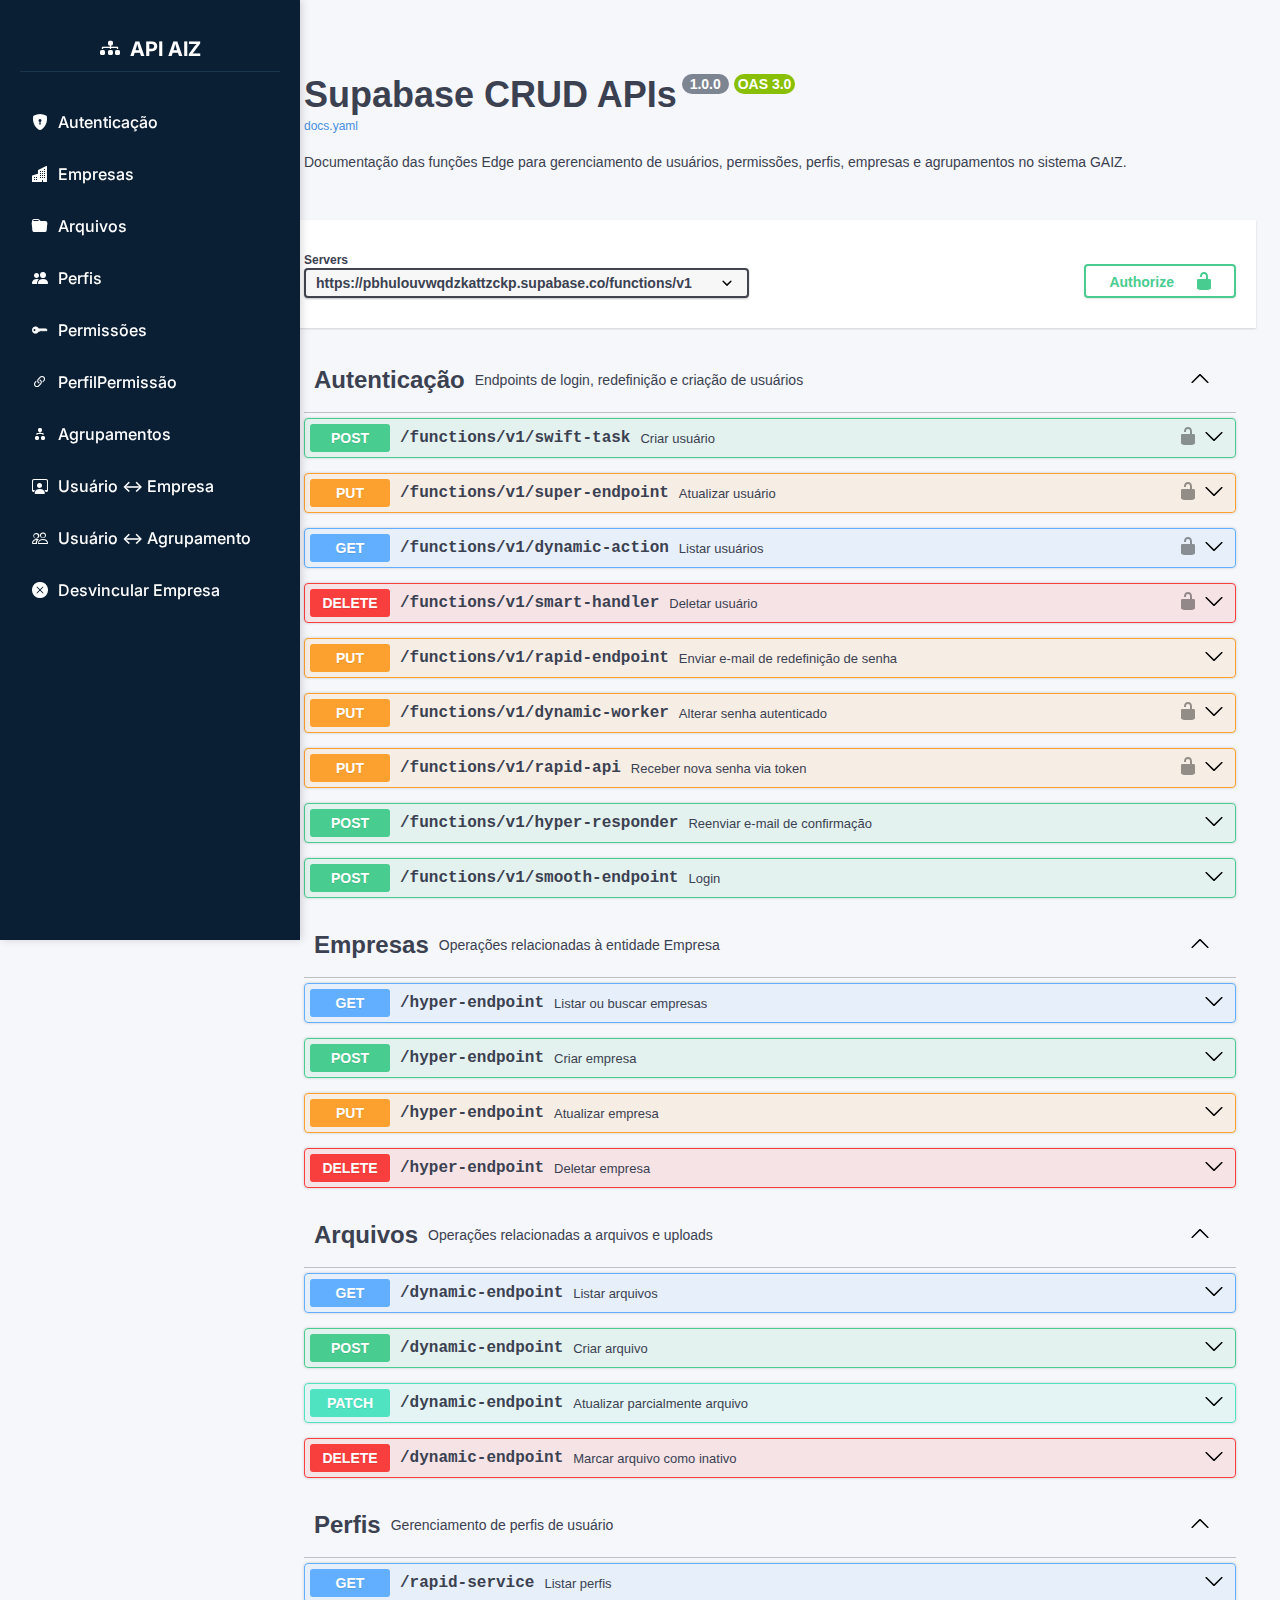
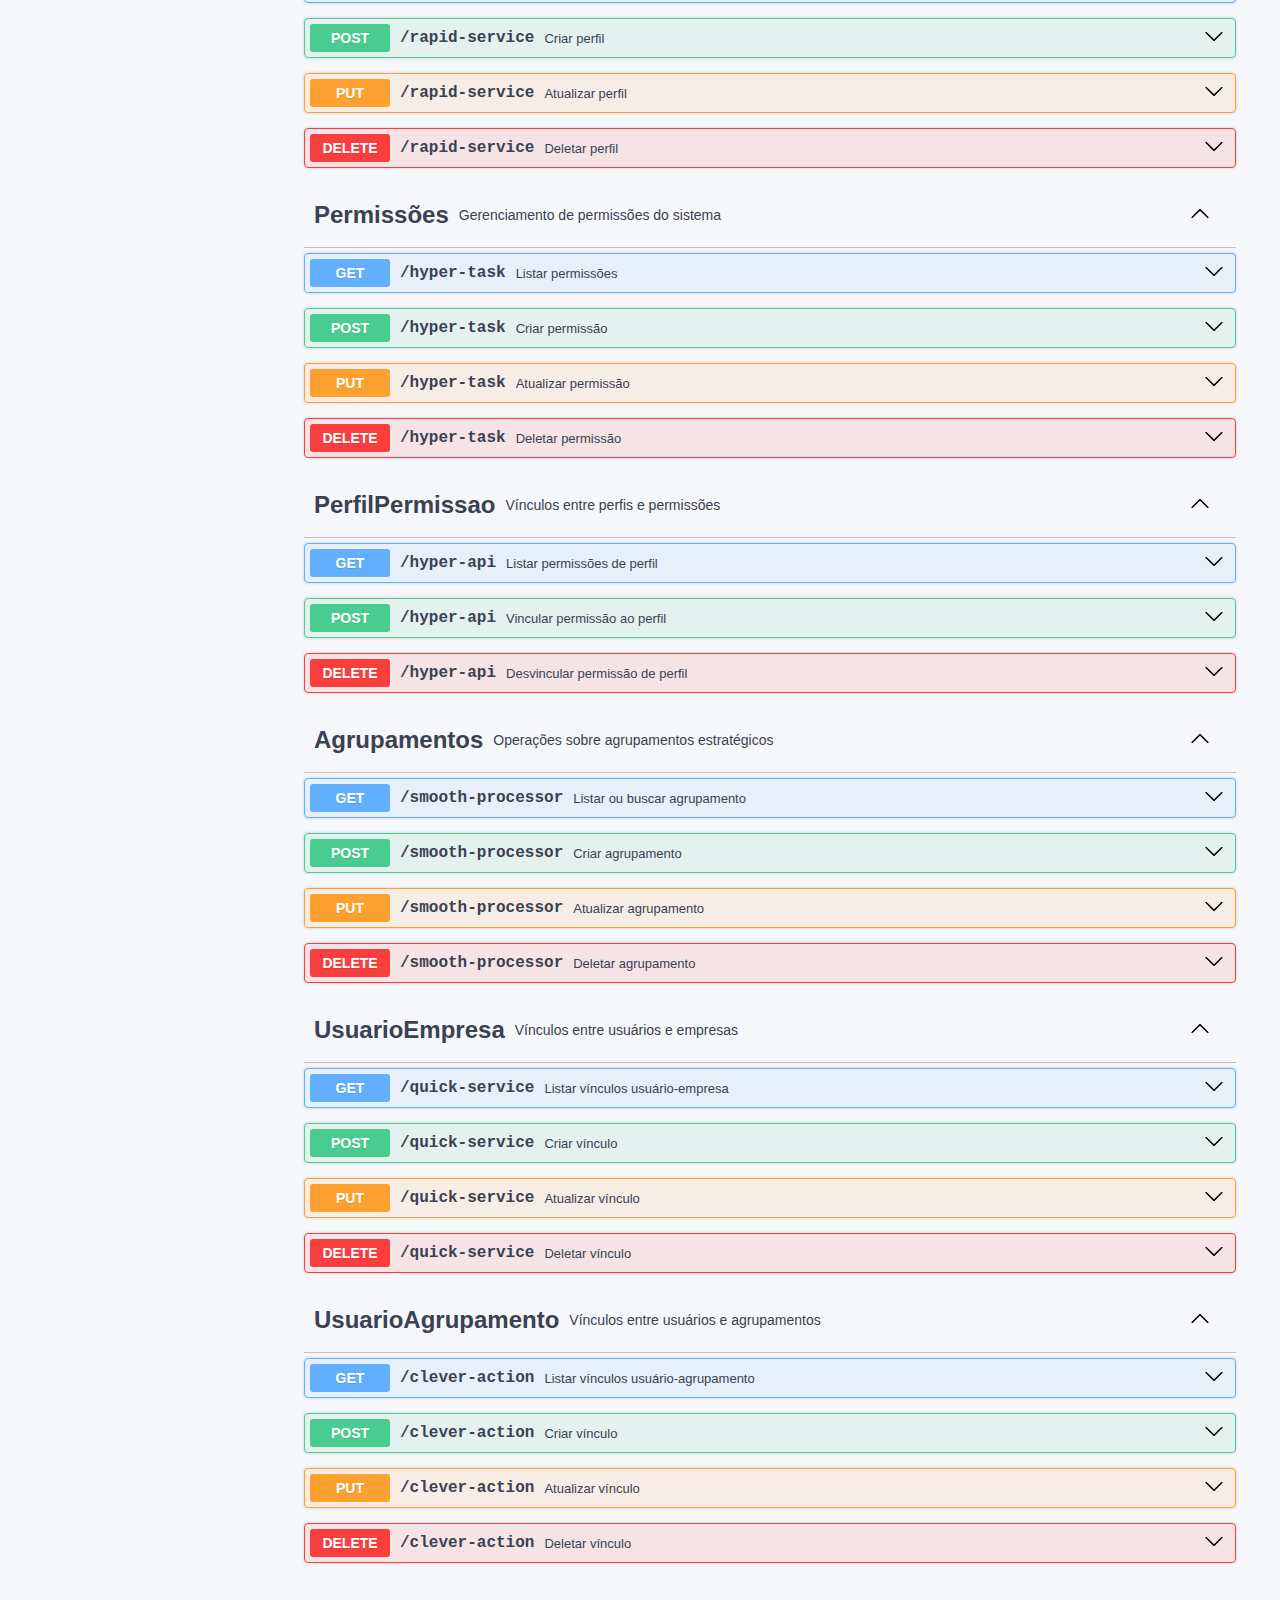
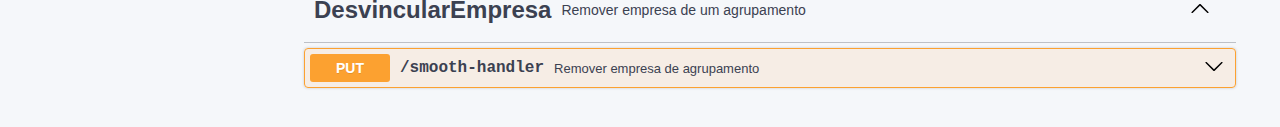
<file: index.html>
<!DOCTYPE html>
<html lang="pt-br">
<head>
  <meta charset="UTF-8" />
  <title>Documentação API - Grupo AIZ</title>
  <meta name="viewport" content="width=device-width, initial-scale=1" />
  <link rel="stylesheet" href="swagger-ui/swagger-ui/dist/swagger-ui.css" />
  <link href="https://fonts.googleapis.com/css2?family=Inter:wght@400;600&display=swap" rel="stylesheet" />
  <link rel="stylesheet" href="https://cdn.jsdelivr.net/npm/bootstrap-icons@1.11.3/font/bootstrap-icons.css" />
  <style>
    body {
      margin: 0;
      display: flex;
      font-family: 'Inter', sans-serif;
      background-color: #f5f7fa;
    }
    .sidebar-title {
    font-size: 20px;
    margin-bottom: 24px;
    border-bottom: 1px solid #1a354e;
    padding-bottom: 10px;
    display: flex;
    align-items: center;
    justify-content: center;
    gap: 10px;
  }

    .sidebar {
      width: 260px;
      min-height: 100vh;
      background-color: #0b1f34;
      color: white;
      padding: 20px;
      box-shadow: 2px 0 8px rgba(0, 0, 0, 0.15);
      position: fixed;
      top: 0;
      left: 0;
      z-index: 1000;
      display: flex;
      flex-direction: column;
    }

    .sidebar h2 {
      font-size: 20px;
      margin-bottom: 24px;
      border-bottom: 1px solid #1a354e;
      padding-bottom: 10px;
      display: flex;
      align-items: center;
      gap: 10px;
    }

    .sidebar a {
      color: #ffffff;
      display: flex;
      align-items: center;
      gap: 10px;
      margin: 8px 0;
      padding: 8px 12px;
      text-decoration: none;
      font-weight: 500;
      border-radius: 6px;
      transition: background 0.2s, color 0.2s;
    }

    .sidebar a:hover {
      background-color: #173955;
      color: #64b5f6;
    }

    .sidebar a.active {
      background-color: #ffffff10;
      color: #64b5f6;
    }

    #swagger-ui {
      margin-left: 260px;
      padding: 24px;
      flex-grow: 1;
      min-height: 100vh;
    }

    @media (max-width: 768px) {
      .sidebar {
        display: none;
      }
      #swagger-ui {
        margin-left: 0;
        padding: 20px;
      }
    }
  </style>
</head>
<body>
  <div class="sidebar">
   <h2 class="sidebar-title"><i class="bi bi-diagram-3-fill"></i> API AIZ</h2>
    <a data-tag="Autenticação"><i class="bi bi-shield-lock-fill"></i> Autenticação</a>
    <a data-tag="Empresas"><i class="bi bi-buildings-fill"></i> Empresas</a>
    <a data-tag="Arquivos"><i class="bi bi-folder-fill"></i> Arquivos</a>
    <a data-tag="Perfis"><i class="bi bi-people-fill"></i> Perfis</a>
    <a data-tag="Permissões"><i class="bi bi-key-fill"></i> Permissões</a>
    <a data-tag="PerfilPermissao"><i class="bi bi-link-45deg"></i> PerfilPermissão</a>
    <a data-tag="Agrupamentos"><i class="bi bi-diagram-2-fill"></i> Agrupamentos</a>
    <a data-tag="UsuarioEmpresa"><i class="bi bi-person-workspace"></i> Usuário ↔ Empresa</a>
    <a data-tag="UsuarioAgrupamento"><i class="bi bi-people"></i> Usuário ↔ Agrupamento</a>
    <a data-tag="DesvincularEmpresa"><i class="bi bi-x-circle-fill"></i> Desvincular Empresa</a>
  </div>

  <div id="swagger-ui"></div>

  <script src="swagger-ui/swagger-ui/dist/swagger-ui-bundle.js"></script>
  <script>
    const ui = SwaggerUIBundle({
      url: "docs.yaml",
      dom_id: '#swagger-ui',
      deepLinking: true,
      docExpansion: 'list',
      presets: [SwaggerUIBundle.presets.apis],
      layout: "BaseLayout"
    });

    window.addEventListener("DOMContentLoaded", () => {
      const scrollToTag = (tagName) => {
        const id = `operations-tag-${tagName}`;
        const element = document.getElementById(id);
        if (element) {
          element.scrollIntoView({ behavior: "smooth", block: "start" });
        } else {
          console.warn("Seção não encontrada:", tagName);
        }
      };

      const sidebarLinks = document.querySelectorAll(".sidebar a[data-tag]");
      sidebarLinks.forEach(link => {
        link.addEventListener("click", () => {
          const tag = link.getAttribute("data-tag");
          sidebarLinks.forEach(l => l.classList.remove("active"));
          link.classList.add("active");
          setTimeout(() => scrollToTag(tag), 200);
        });
      });
    });
  </script>
</body>
</html>
</file>
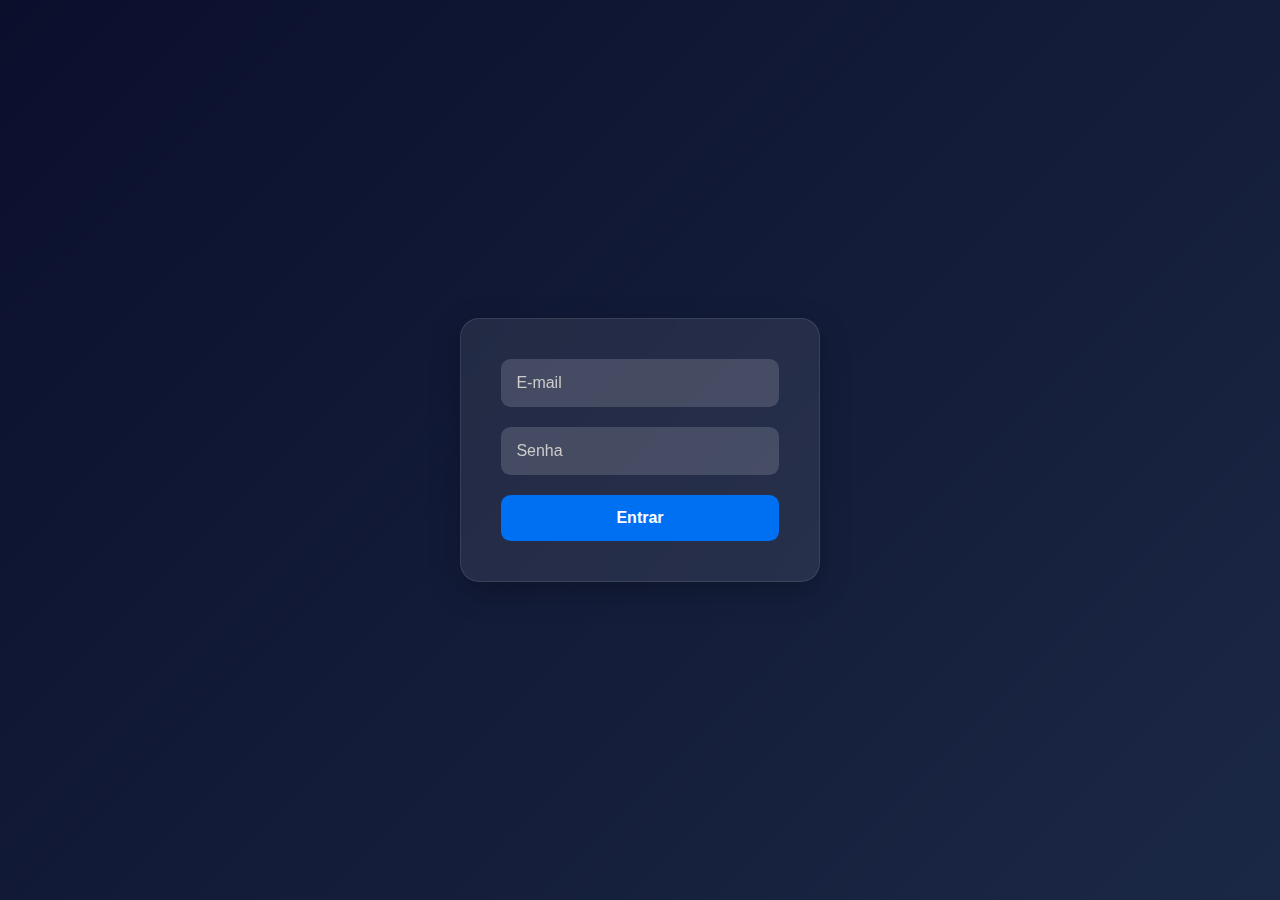
<file: templates/index.html>
<!DOCTYPE html>
<html lang="pt-br">
<head>
  <meta charset="UTF-8" />
  <title>Documentação API - Grupo AIZ</title>
  <meta name="viewport" content="width=device-width, initial-scale=1" />


  <link rel="stylesheet" href="/swagger-ui/swagger-ui/dist/swagger-ui.css" />
  <link href="https://fonts.googleapis.com/css2?family=Inter:wght@400;600&display=swap" rel="stylesheet" />
  <link rel="stylesheet" href="https://cdn.jsdelivr.net/npm/bootstrap-icons@1.11.3/font/bootstrap-icons.css" />
  <style>
    body {
      margin: 0;
      display: flex;
      font-family: 'Inter', sans-serif;
      background-color: #f5f7fa;
    }
    .sidebar-title {
      font-size: 20px;
      margin-bottom: 24px;
      border-bottom: 1px solid #1a354e;
      padding-bottom: 10px;
      display: flex;
      align-items: center;
      justify-content: center;
      gap: 10px;
    }
    .sidebar {
      width: 260px;
      min-height: 100vh;
      background-color: #0b1f34;
      color: white;
      padding: 20px;
      box-shadow: 2px 0 8px rgba(0, 0, 0, 0.15);
      position: fixed;
      top: 0;
      left: 0;
      z-index: 1000;
      display: flex;
      flex-direction: column;
    }
    .sidebar h2 {
      font-size: 20px;
      margin-bottom: 24px;
      border-bottom: 1px solid #1a354e;
      padding-bottom: 10px;
      display: flex;
      align-items: center;
      gap: 10px;
    }
    .sidebar a {
      color: #ffffff;
      display: flex;
      align-items: center;
      gap: 10px;
      margin: 8px 0;
      padding: 8px 12px;
      text-decoration: none;
      font-weight: 500;
      border-radius: 6px;
      transition: background 0.2s, color 0.2s;
    }
    .sidebar a:hover {
      background-color: #173955;
      color: #64b5f6;
    }
    .sidebar a.active {
      background-color: #ffffff10;
      color: #64b5f6;
    }
    #swagger-ui {
      margin-left: 260px;
      padding: 24px;
      flex-grow: 1;
      min-height: 100vh;
    }
    @media (max-width: 768px) {
      .sidebar {
        display: none;
      }
      #swagger-ui {
        margin-left: 0;
        padding: 20px;
      }
    }
  </style>
</head>
<body>
  <div class="sidebar">
    <h2 class="sidebar-title"><i class="bi bi-diagram-3-fill"></i> API AIZ</h2>
    <a data-tag="Autenticação"><i class="bi bi-shield-lock-fill"></i> Autenticação</a>
    <a data-tag="Empresas"><i class="bi bi-buildings-fill"></i> Empresas</a>
    <a data-tag="Arquivos"><i class="bi bi-folder-fill"></i> Arquivos</a>
    <a data-tag="Perfis"><i class="bi bi-people-fill"></i> Perfis</a>
    <a data-tag="Permissões"><i class="bi bi-key-fill"></i> Permissões</a>
    <a data-tag="PerfilPermissao"><i class="bi bi-link-45deg"></i> PerfilPermissão</a>
    <a data-tag="Agrupamentos"><i class="bi bi-diagram-2-fill"></i> Agrupamentos</a>
    <a data-tag="UsuarioEmpresa"><i class="bi bi-person-workspace"></i> Usuário ↔ Empresa</a>
    <a data-tag="UsuarioAgrupamento"><i class="bi bi-people"></i> Usuário ↔ Agrupamento</a>
    <a data-tag="DesvincularEmpresa"><i class="bi bi-x-circle-fill"></i> Desvincular Empresa</a>
  </div>

  <div id="swagger-ui"></div>

  <script src="/swagger-ui/swagger-ui/dist/swagger-ui-bundle.js"></script>
  <script>
    const ui = SwaggerUIBundle({
      url: "/docs.yaml",
      dom_id: '#swagger-ui',
      deepLinking: true,
      docExpansion: 'list',
      presets: [SwaggerUIBundle.presets.apis],
      layout: "BaseLayout"
    });

    window.addEventListener("DOMContentLoaded", () => {
      const scrollToTag = (tagName) => {
        const id = `operations-tag-${tagName}`;
        const element = document.getElementById(id);
        if (element) {
          element.scrollIntoView({ behavior: "smooth", block: "start" });
        } else {
          console.warn("Seção não encontrada:", tagName);
        }
      };

      const sidebarLinks = document.querySelectorAll(".sidebar a[data-tag]");
      sidebarLinks.forEach(link => {
        link.addEventListener("click", () => {
          const tag = link.getAttribute("data-tag");
          sidebarLinks.forEach(l => l.classList.remove("active"));
          link.classList.add("active");
          setTimeout(() => scrollToTag(tag), 200);
        });
      });
    });
      const token = localStorage.getItem('access_token');
    if (!token) {
      window.location.href = "login.html";
    }
  </script>
</body>
</html>
</file>
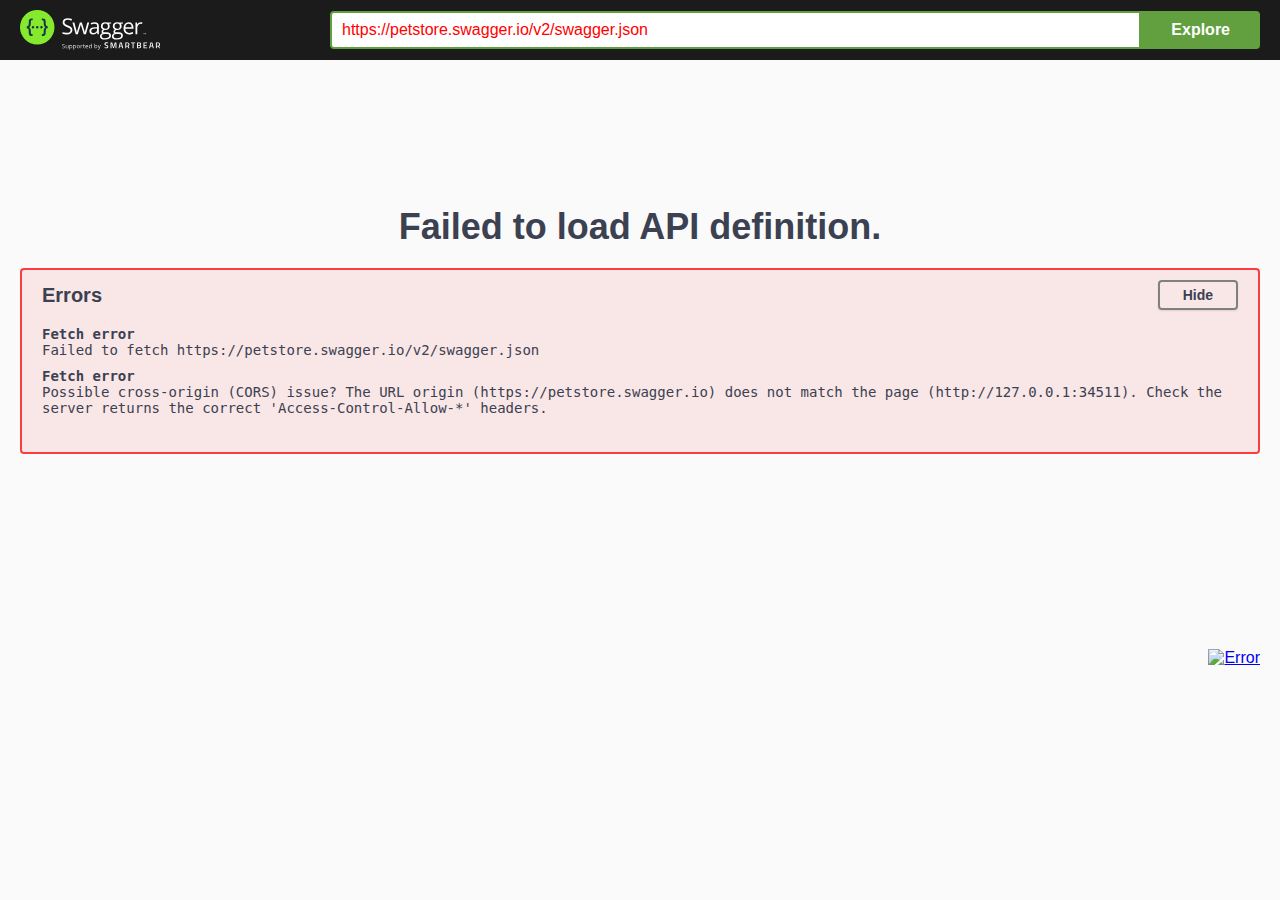
<file: swagger-ui/swagger-ui/dist/index.html>
<!-- HTML for static distribution bundle build -->
<!DOCTYPE html>
<html lang="en">
  <head>
    <meta charset="UTF-8">
    <title>Swagger UI</title>
    <link rel="stylesheet" type="text/css" href="./swagger-ui.css" />
    <link rel="stylesheet" type="text/css" href="index.css" />
    <link rel="icon" type="image/png" href="./favicon-32x32.png" sizes="32x32" />
    <link rel="icon" type="image/png" href="./favicon-16x16.png" sizes="16x16" />
  </head>

  <body>
    <div id="swagger-ui"></div>
    <script src="./swagger-ui-bundle.js" charset="UTF-8"> </script>
    <script src="./swagger-ui-standalone-preset.js" charset="UTF-8"> </script>
    <script src="./swagger-initializer.js" charset="UTF-8"> </script>
  </body>
</html>
</file>
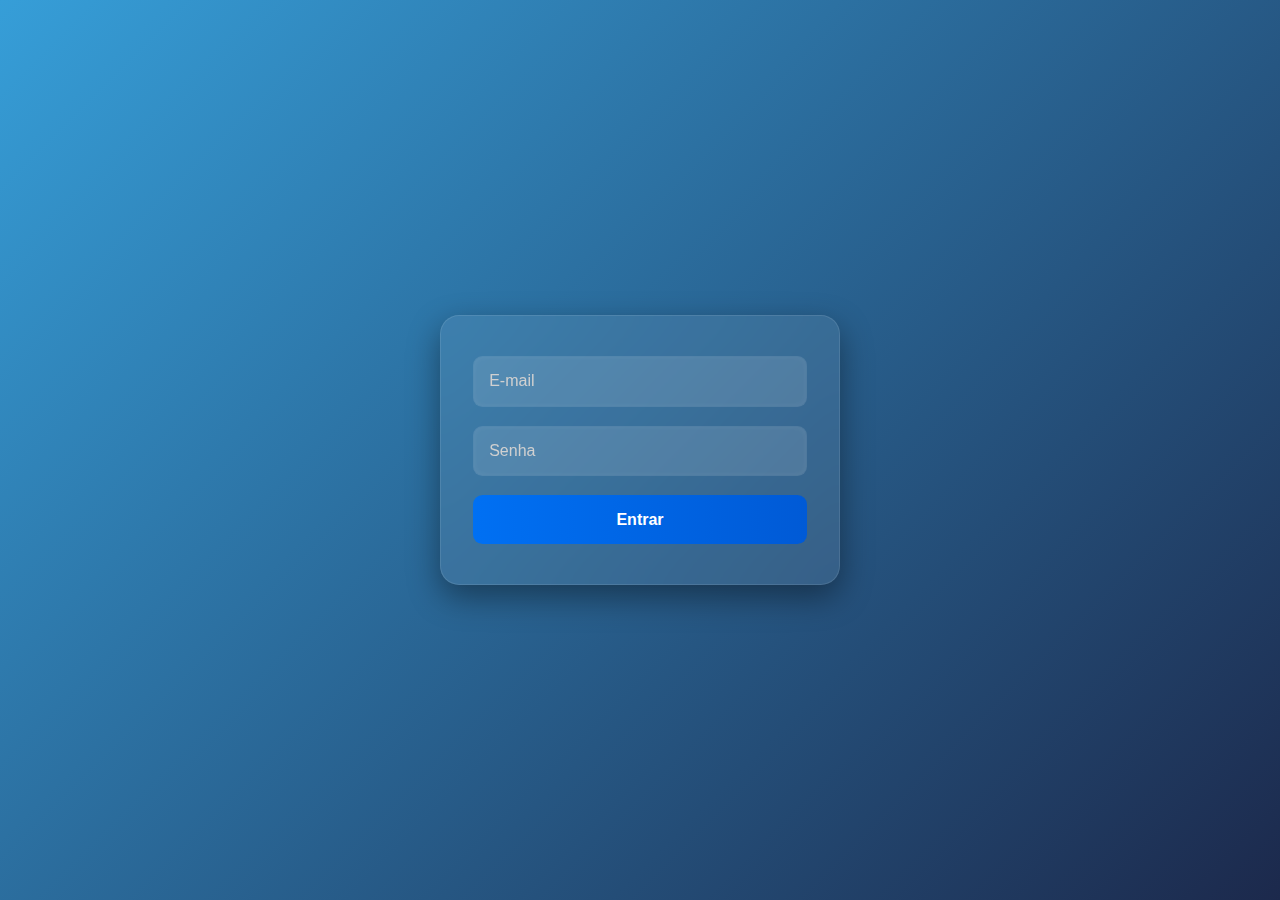
<file: login.html>
<!DOCTYPE html>
<html lang="pt-br">
<head>
  <meta charset="UTF-8" />
  <title>Login</title>
</head>
<link rel="stylesheet" href="login.css" />
<body>
  <form id="login-form">
    <input type="email" id="email" placeholder="E-mail" required>
    <input type="password" id="password" placeholder="Senha" required>
    <button type="submit">Entrar</button>
  </form>
  <div id="msg"></div>
 <script src="login.js"></script>
</body>
</html>
</file>
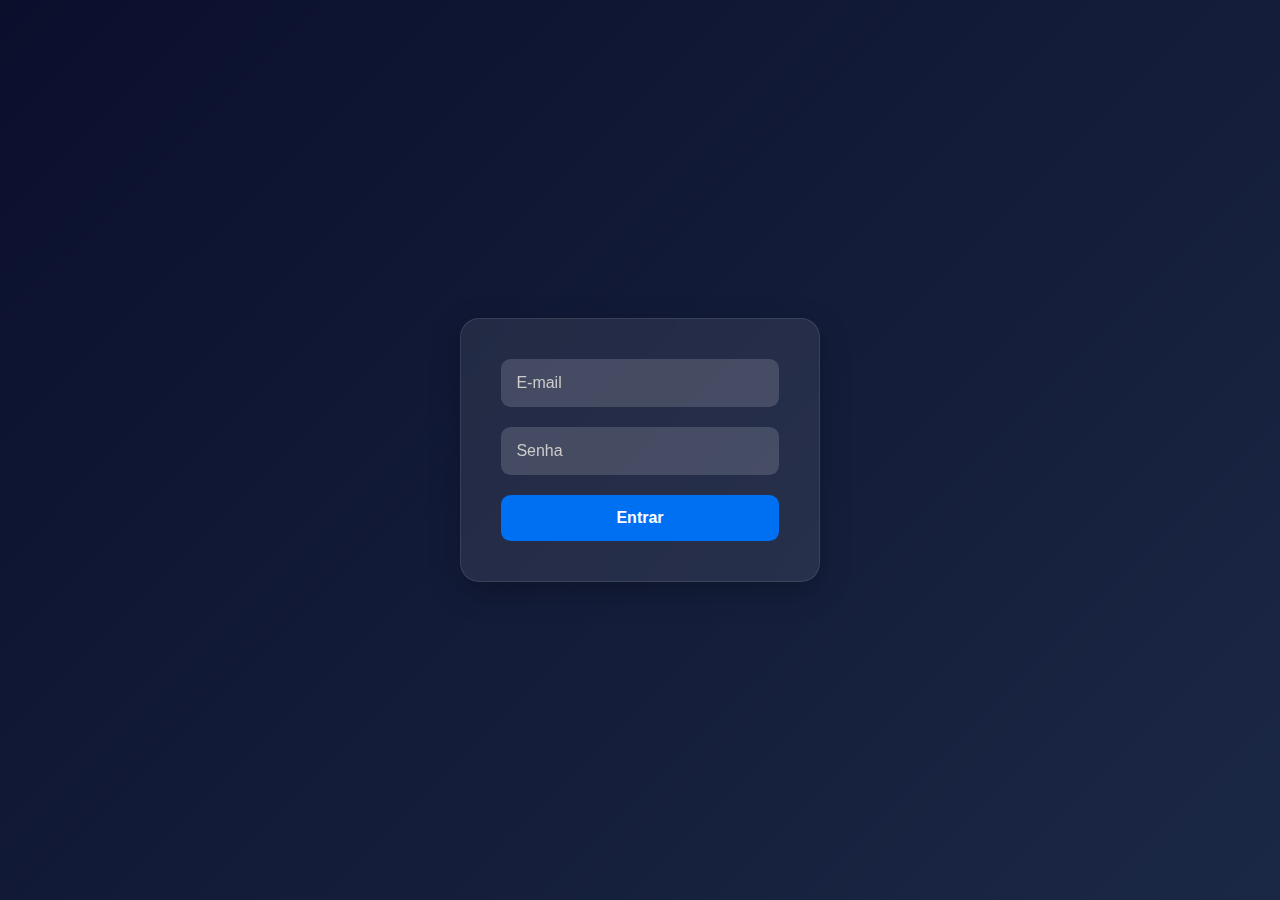
<file: templates/login.html>
<!DOCTYPE html>
<html lang="pt-br">
<head>
  <meta charset="UTF-8" />
  <title>Login</title>
</head>
<link rel="stylesheet" href="/static/login.css" />
<body>
  <form id="login-form">
    <input type="email" id="email" placeholder="E-mail" required>
    <input type="password" id="password" placeholder="Senha" required>
    <button type="submit">Entrar</button>
  </form>
  <div id="msg"></div>
 <script src="/static/login.js"></script>
</body>
</html>
</file>
<file: swagger-ui/swagger-ui/dist/swagger-ui.css>
.swagger-ui{color:#3b4151;font-family:sans-serif}.swagger-ui html{line-height:1.15;-ms-text-size-adjust:100%;-webkit-text-size-adjust:100%}.swagger-ui body{margin:0}.swagger-ui article,.swagger-ui aside,.swagger-ui footer,.swagger-ui header,.swagger-ui nav,.swagger-ui section{display:block}.swagger-ui h1{font-size:2em;margin:.67em 0}.swagger-ui figcaption,.swagger-ui figure,.swagger-ui main{display:block}.swagger-ui figure{margin:1em 40px}.swagger-ui hr{box-sizing:content-box;height:0;overflow:visible}.swagger-ui pre{font-family:monospace,monospace;font-size:1em}.swagger-ui a{background-color:transparent;-webkit-text-decoration-skip:objects}.swagger-ui abbr[title]{border-bottom:none;text-decoration:underline;-webkit-text-decoration:underline dotted;text-decoration:underline dotted}.swagger-ui b,.swagger-ui strong{font-weight:inherit;font-weight:bolder}.swagger-ui code,.swagger-ui kbd,.swagger-ui samp{font-family:monospace,monospace;font-size:1em}.swagger-ui dfn{font-style:italic}.swagger-ui mark{background-color:#ff0;color:#000}.swagger-ui small{font-size:80%}.swagger-ui sub,.swagger-ui sup{font-size:75%;line-height:0;position:relative;vertical-align:baseline}.swagger-ui sub{bottom:-.25em}.swagger-ui sup{top:-.5em}.swagger-ui audio,.swagger-ui video{display:inline-block}.swagger-ui audio:not([controls]){display:none;height:0}.swagger-ui img{border-style:none}.swagger-ui svg:not(:root){overflow:hidden}.swagger-ui button,.swagger-ui input,.swagger-ui optgroup,.swagger-ui select,.swagger-ui textarea{font-family:sans-serif;font-size:100%;line-height:1.15;margin:0}.swagger-ui button,.swagger-ui input{overflow:visible}.swagger-ui button,.swagger-ui select{text-transform:none}.swagger-ui [type=reset],.swagger-ui [type=submit],.swagger-ui button,.swagger-ui html [type=button]{-webkit-appearance:button}.swagger-ui [type=button]::-moz-focus-inner,.swagger-ui [type=reset]::-moz-focus-inner,.swagger-ui [type=submit]::-moz-focus-inner,.swagger-ui button::-moz-focus-inner{border-style:none;padding:0}.swagger-ui [type=button]:-moz-focusring,.swagger-ui [type=reset]:-moz-focusring,.swagger-ui [type=submit]:-moz-focusring,.swagger-ui button:-moz-focusring{outline:1px dotted ButtonText}.swagger-ui fieldset{padding:.35em .75em .625em}.swagger-ui legend{box-sizing:border-box;color:inherit;display:table;max-width:100%;padding:0;white-space:normal}.swagger-ui progress{display:inline-block;vertical-align:baseline}.swagger-ui textarea{overflow:auto}.swagger-ui [type=checkbox],.swagger-ui [type=radio]{box-sizing:border-box;padding:0}.swagger-ui [type=number]::-webkit-inner-spin-button,.swagger-ui [type=number]::-webkit-outer-spin-button{height:auto}.swagger-ui [type=search]{-webkit-appearance:textfield;outline-offset:-2px}.swagger-ui [type=search]::-webkit-search-cancel-button,.swagger-ui [type=search]::-webkit-search-decoration{-webkit-appearance:none}.swagger-ui ::-webkit-file-upload-button{-webkit-appearance:button;font:inherit}.swagger-ui details,.swagger-ui menu{display:block}.swagger-ui summary{display:list-item}.swagger-ui canvas{display:inline-block}.swagger-ui [hidden],.swagger-ui template{display:none}.swagger-ui .debug *{outline:1px solid gold}.swagger-ui .debug-white *{outline:1px solid #fff}.swagger-ui .debug-black *{outline:1px solid #000}.swagger-ui .debug-grid{background:transparent url([data-uri]) repeat 0 0}.swagger-ui .debug-grid-16{background:transparent url([data-uri]) repeat 0 0}.swagger-ui .debug-grid-8-solid{background:#fff url([data-uri]) repeat 0 0}.swagger-ui .debug-grid-16-solid{background:#fff url([data-uri]) repeat 0 0}.swagger-ui .border-box,.swagger-ui a,.swagger-ui article,.swagger-ui body,.swagger-ui code,.swagger-ui dd,.swagger-ui div,.swagger-ui dl,.swagger-ui dt,.swagger-ui fieldset,.swagger-ui footer,.swagger-ui form,.swagger-ui h1,.swagger-ui h2,.swagger-ui h3,.swagger-ui h4,.swagger-ui h5,.swagger-ui h6,.swagger-ui header,.swagger-ui html,.swagger-ui input[type=email],.swagger-ui input[type=number],.swagger-ui input[type=password],.swagger-ui input[type=tel],.swagger-ui input[type=text],.swagger-ui input[type=url],.swagger-ui legend,.swagger-ui li,.swagger-ui main,.swagger-ui ol,.swagger-ui p,.swagger-ui pre,.swagger-ui section,.swagger-ui table,.swagger-ui td,.swagger-ui textarea,.swagger-ui th,.swagger-ui tr,.swagger-ui ul{box-sizing:border-box}.swagger-ui .aspect-ratio{height:0;position:relative}.swagger-ui .aspect-ratio--16x9{padding-bottom:56.25%}.swagger-ui .aspect-ratio--9x16{padding-bottom:177.77%}.swagger-ui .aspect-ratio--4x3{padding-bottom:75%}.swagger-ui .aspect-ratio--3x4{padding-bottom:133.33%}.swagger-ui .aspect-ratio--6x4{padding-bottom:66.6%}.swagger-ui .aspect-ratio--4x6{padding-bottom:150%}.swagger-ui .aspect-ratio--8x5{padding-bottom:62.5%}.swagger-ui .aspect-ratio--5x8{padding-bottom:160%}.swagger-ui .aspect-ratio--7x5{padding-bottom:71.42%}.swagger-ui .aspect-ratio--5x7{padding-bottom:140%}.swagger-ui .aspect-ratio--1x1{padding-bottom:100%}.swagger-ui .aspect-ratio--object{bottom:0;height:100%;left:0;position:absolute;right:0;top:0;width:100%;z-index:100}@media screen and (min-width:30em){.swagger-ui .aspect-ratio-ns{height:0;position:relative}.swagger-ui .aspect-ratio--16x9-ns{padding-bottom:56.25%}.swagger-ui .aspect-ratio--9x16-ns{padding-bottom:177.77%}.swagger-ui .aspect-ratio--4x3-ns{padding-bottom:75%}.swagger-ui .aspect-ratio--3x4-ns{padding-bottom:133.33%}.swagger-ui .aspect-ratio--6x4-ns{padding-bottom:66.6%}.swagger-ui .aspect-ratio--4x6-ns{padding-bottom:150%}.swagger-ui .aspect-ratio--8x5-ns{padding-bottom:62.5%}.swagger-ui .aspect-ratio--5x8-ns{padding-bottom:160%}.swagger-ui .aspect-ratio--7x5-ns{padding-bottom:71.42%}.swagger-ui .aspect-ratio--5x7-ns{padding-bottom:140%}.swagger-ui .aspect-ratio--1x1-ns{padding-bottom:100%}.swagger-ui .aspect-ratio--object-ns{bottom:0;height:100%;left:0;position:absolute;right:0;top:0;width:100%;z-index:100}}@media screen and (min-width:30em)and (max-width:60em){.swagger-ui .aspect-ratio-m{height:0;position:relative}.swagger-ui .aspect-ratio--16x9-m{padding-bottom:56.25%}.swagger-ui .aspect-ratio--9x16-m{padding-bottom:177.77%}.swagger-ui .aspect-ratio--4x3-m{padding-bottom:75%}.swagger-ui .aspect-ratio--3x4-m{padding-bottom:133.33%}.swagger-ui .aspect-ratio--6x4-m{padding-bottom:66.6%}.swagger-ui .aspect-ratio--4x6-m{padding-bottom:150%}.swagger-ui .aspect-ratio--8x5-m{padding-bottom:62.5%}.swagger-ui .aspect-ratio--5x8-m{padding-bottom:160%}.swagger-ui .aspect-ratio--7x5-m{padding-bottom:71.42%}.swagger-ui .aspect-ratio--5x7-m{padding-bottom:140%}.swagger-ui .aspect-ratio--1x1-m{padding-bottom:100%}.swagger-ui .aspect-ratio--object-m{bottom:0;height:100%;left:0;position:absolute;right:0;top:0;width:100%;z-index:100}}@media screen and (min-width:60em){.swagger-ui .aspect-ratio-l{height:0;position:relative}.swagger-ui .aspect-ratio--16x9-l{padding-bottom:56.25%}.swagger-ui .aspect-ratio--9x16-l{padding-bottom:177.77%}.swagger-ui .aspect-ratio--4x3-l{padding-bottom:75%}.swagger-ui .aspect-ratio--3x4-l{padding-bottom:133.33%}.swagger-ui .aspect-ratio--6x4-l{padding-bottom:66.6%}.swagger-ui .aspect-ratio--4x6-l{padding-bottom:150%}.swagger-ui .aspect-ratio--8x5-l{padding-bottom:62.5%}.swagger-ui .aspect-ratio--5x8-l{padding-bottom:160%}.swagger-ui .aspect-ratio--7x5-l{padding-bottom:71.42%}.swagger-ui .aspect-ratio--5x7-l{padding-bottom:140%}.swagger-ui .aspect-ratio--1x1-l{padding-bottom:100%}.swagger-ui .aspect-ratio--object-l{bottom:0;height:100%;left:0;position:absolute;right:0;top:0;width:100%;z-index:100}}.swagger-ui img{max-width:100%}.swagger-ui .cover{background-size:cover!important}.swagger-ui .contain{background-size:contain!important}@media screen and (min-width:30em){.swagger-ui .cover-ns{background-size:cover!important}.swagger-ui .contain-ns{background-size:contain!important}}@media screen and (min-width:30em)and (max-width:60em){.swagger-ui .cover-m{background-size:cover!important}.swagger-ui .contain-m{background-size:contain!important}}@media screen and (min-width:60em){.swagger-ui .cover-l{background-size:cover!important}.swagger-ui .contain-l{background-size:contain!important}}.swagger-ui .bg-center{background-position:50%;background-repeat:no-repeat}.swagger-ui .bg-top{background-position:top;background-repeat:no-repeat}.swagger-ui .bg-right{background-position:100%;background-repeat:no-repeat}.swagger-ui .bg-bottom{background-position:bottom;background-repeat:no-repeat}.swagger-ui .bg-left{background-position:0;background-repeat:no-repeat}@media screen and (min-width:30em){.swagger-ui .bg-center-ns{background-position:50%;background-repeat:no-repeat}.swagger-ui .bg-top-ns{background-position:top;background-repeat:no-repeat}.swagger-ui .bg-right-ns{background-position:100%;background-repeat:no-repeat}.swagger-ui .bg-bottom-ns{background-position:bottom;background-repeat:no-repeat}.swagger-ui .bg-left-ns{background-position:0;background-repeat:no-repeat}}@media screen and (min-width:30em)and (max-width:60em){.swagger-ui .bg-center-m{background-position:50%;background-repeat:no-repeat}.swagger-ui .bg-top-m{background-position:top;background-repeat:no-repeat}.swagger-ui .bg-right-m{background-position:100%;background-repeat:no-repeat}.swagger-ui .bg-bottom-m{background-position:bottom;background-repeat:no-repeat}.swagger-ui .bg-left-m{background-position:0;background-repeat:no-repeat}}@media screen and (min-width:60em){.swagger-ui .bg-center-l{background-position:50%;background-repeat:no-repeat}.swagger-ui .bg-top-l{background-position:top;background-repeat:no-repeat}.swagger-ui .bg-right-l{background-position:100%;background-repeat:no-repeat}.swagger-ui .bg-bottom-l{background-position:bottom;background-repeat:no-repeat}.swagger-ui .bg-left-l{background-position:0;background-repeat:no-repeat}}.swagger-ui .outline{outline:1px solid}.swagger-ui .outline-transparent{outline:1px solid transparent}.swagger-ui .outline-0{outline:0}@media screen and (min-width:30em){.swagger-ui .outline-ns{outline:1px solid}.swagger-ui .outline-transparent-ns{outline:1px solid transparent}.swagger-ui .outline-0-ns{outline:0}}@media screen and (min-width:30em)and (max-width:60em){.swagger-ui .outline-m{outline:1px solid}.swagger-ui .outline-transparent-m{outline:1px solid transparent}.swagger-ui .outline-0-m{outline:0}}@media screen and (min-width:60em){.swagger-ui .outline-l{outline:1px solid}.swagger-ui .outline-transparent-l{outline:1px solid transparent}.swagger-ui .outline-0-l{outline:0}}.swagger-ui .ba{border-style:solid;border-width:1px}.swagger-ui .bt{border-top-style:solid;border-top-width:1px}.swagger-ui .br{border-right-style:solid;border-right-width:1px}.swagger-ui .bb{border-bottom-style:solid;border-bottom-width:1px}.swagger-ui .bl{border-left-style:solid;border-left-width:1px}.swagger-ui .bn{border-style:none;border-width:0}@media screen and (min-width:30em){.swagger-ui .ba-ns{border-style:solid;border-width:1px}.swagger-ui .bt-ns{border-top-style:solid;border-top-width:1px}.swagger-ui .br-ns{border-right-style:solid;border-right-width:1px}.swagger-ui .bb-ns{border-bottom-style:solid;border-bottom-width:1px}.swagger-ui .bl-ns{border-left-style:solid;border-left-width:1px}.swagger-ui .bn-ns{border-style:none;border-width:0}}@media screen and (min-width:30em)and (max-width:60em){.swagger-ui .ba-m{border-style:solid;border-width:1px}.swagger-ui .bt-m{border-top-style:solid;border-top-width:1px}.swagger-ui .br-m{border-right-style:solid;border-right-width:1px}.swagger-ui .bb-m{border-bottom-style:solid;border-bottom-width:1px}.swagger-ui .bl-m{border-left-style:solid;border-left-width:1px}.swagger-ui .bn-m{border-style:none;border-width:0}}@media screen and (min-width:60em){.swagger-ui .ba-l{border-style:solid;border-width:1px}.swagger-ui .bt-l{border-top-style:solid;border-top-width:1px}.swagger-ui .br-l{border-right-style:solid;border-right-width:1px}.swagger-ui .bb-l{border-bottom-style:solid;border-bottom-width:1px}.swagger-ui .bl-l{border-left-style:solid;border-left-width:1px}.swagger-ui .bn-l{border-style:none;border-width:0}}.swagger-ui .b--black{border-color:#000}.swagger-ui .b--near-black{border-color:#111}.swagger-ui .b--dark-gray{border-color:#333}.swagger-ui .b--mid-gray{border-color:#555}.swagger-ui .b--gray{border-color:#777}.swagger-ui .b--silver{border-color:#999}.swagger-ui .b--light-silver{border-color:#aaa}.swagger-ui .b--moon-gray{border-color:#ccc}.swagger-ui .b--light-gray{border-color:#eee}.swagger-ui .b--near-white{border-color:#f4f4f4}.swagger-ui .b--white{border-color:#fff}.swagger-ui .b--white-90{border-color:hsla(0,0%,100%,.9)}.swagger-ui .b--white-80{border-color:hsla(0,0%,100%,.8)}.swagger-ui .b--white-70{border-color:hsla(0,0%,100%,.7)}.swagger-ui .b--white-60{border-color:hsla(0,0%,100%,.6)}.swagger-ui .b--white-50{border-color:hsla(0,0%,100%,.5)}.swagger-ui .b--white-40{border-color:hsla(0,0%,100%,.4)}.swagger-ui .b--white-30{border-color:hsla(0,0%,100%,.3)}.swagger-ui .b--white-20{border-color:hsla(0,0%,100%,.2)}.swagger-ui .b--white-10{border-color:hsla(0,0%,100%,.1)}.swagger-ui .b--white-05{border-color:hsla(0,0%,100%,.05)}.swagger-ui .b--white-025{border-color:hsla(0,0%,100%,.025)}.swagger-ui .b--white-0125{border-color:hsla(0,0%,100%,.013)}.swagger-ui .b--black-90{border-color:rgba(0,0,0,.9)}.swagger-ui .b--black-80{border-color:rgba(0,0,0,.8)}.swagger-ui .b--black-70{border-color:rgba(0,0,0,.7)}.swagger-ui .b--black-60{border-color:rgba(0,0,0,.6)}.swagger-ui .b--black-50{border-color:rgba(0,0,0,.5)}.swagger-ui .b--black-40{border-color:rgba(0,0,0,.4)}.swagger-ui .b--black-30{border-color:rgba(0,0,0,.3)}.swagger-ui .b--black-20{border-color:rgba(0,0,0,.2)}.swagger-ui .b--black-10{border-color:rgba(0,0,0,.1)}.swagger-ui .b--black-05{border-color:rgba(0,0,0,.05)}.swagger-ui .b--black-025{border-color:rgba(0,0,0,.025)}.swagger-ui .b--black-0125{border-color:rgba(0,0,0,.013)}.swagger-ui .b--dark-red{border-color:#e7040f}.swagger-ui .b--red{border-color:#ff4136}.swagger-ui .b--light-red{border-color:#ff725c}.swagger-ui .b--orange{border-color:#ff6300}.swagger-ui .b--gold{border-color:#ffb700}.swagger-ui .b--yellow{border-color:gold}.swagger-ui .b--light-yellow{border-color:#fbf1a9}.swagger-ui .b--purple{border-color:#5e2ca5}.swagger-ui .b--light-purple{border-color:#a463f2}.swagger-ui .b--dark-pink{border-color:#d5008f}.swagger-ui .b--hot-pink{border-color:#ff41b4}.swagger-ui .b--pink{border-color:#ff80cc}.swagger-ui .b--light-pink{border-color:#ffa3d7}.swagger-ui .b--dark-green{border-color:#137752}.swagger-ui .b--green{border-color:#19a974}.swagger-ui .b--light-green{border-color:#9eebcf}.swagger-ui .b--navy{border-color:#001b44}.swagger-ui .b--dark-blue{border-color:#00449e}.swagger-ui .b--blue{border-color:#357edd}.swagger-ui .b--light-blue{border-color:#96ccff}.swagger-ui .b--lightest-blue{border-color:#cdecff}.swagger-ui .b--washed-blue{border-color:#f6fffe}.swagger-ui .b--washed-green{border-color:#e8fdf5}.swagger-ui .b--washed-yellow{border-color:#fffceb}.swagger-ui .b--washed-red{border-color:#ffdfdf}.swagger-ui .b--transparent{border-color:transparent}.swagger-ui .b--inherit{border-color:inherit}.swagger-ui .br0{border-radius:0}.swagger-ui .br1{border-radius:.125rem}.swagger-ui .br2{border-radius:.25rem}.swagger-ui .br3{border-radius:.5rem}.swagger-ui .br4{border-radius:1rem}.swagger-ui .br-100{border-radius:100%}.swagger-ui .br-pill{border-radius:9999px}.swagger-ui .br--bottom{border-top-left-radius:0;border-top-right-radius:0}.swagger-ui .br--top{border-bottom-left-radius:0;border-bottom-right-radius:0}.swagger-ui .br--right{border-bottom-left-radius:0;border-top-left-radius:0}.swagger-ui .br--left{border-bottom-right-radius:0;border-top-right-radius:0}@media screen and (min-width:30em){.swagger-ui .br0-ns{border-radius:0}.swagger-ui .br1-ns{border-radius:.125rem}.swagger-ui .br2-ns{border-radius:.25rem}.swagger-ui .br3-ns{border-radius:.5rem}.swagger-ui .br4-ns{border-radius:1rem}.swagger-ui .br-100-ns{border-radius:100%}.swagger-ui .br-pill-ns{border-radius:9999px}.swagger-ui .br--bottom-ns{border-top-left-radius:0;border-top-right-radius:0}.swagger-ui .br--top-ns{border-bottom-left-radius:0;border-bottom-right-radius:0}.swagger-ui .br--right-ns{border-bottom-left-radius:0;border-top-left-radius:0}.swagger-ui .br--left-ns{border-bottom-right-radius:0;border-top-right-radius:0}}@media screen and (min-width:30em)and (max-width:60em){.swagger-ui .br0-m{border-radius:0}.swagger-ui .br1-m{border-radius:.125rem}.swagger-ui .br2-m{border-radius:.25rem}.swagger-ui .br3-m{border-radius:.5rem}.swagger-ui .br4-m{border-radius:1rem}.swagger-ui .br-100-m{border-radius:100%}.swagger-ui .br-pill-m{border-radius:9999px}.swagger-ui .br--bottom-m{border-top-left-radius:0;border-top-right-radius:0}.swagger-ui .br--top-m{border-bottom-left-radius:0;border-bottom-right-radius:0}.swagger-ui .br--right-m{border-bottom-left-radius:0;border-top-left-radius:0}.swagger-ui .br--left-m{border-bottom-right-radius:0;border-top-right-radius:0}}@media screen and (min-width:60em){.swagger-ui .br0-l{border-radius:0}.swagger-ui .br1-l{border-radius:.125rem}.swagger-ui .br2-l{border-radius:.25rem}.swagger-ui .br3-l{border-radius:.5rem}.swagger-ui .br4-l{border-radius:1rem}.swagger-ui .br-100-l{border-radius:100%}.swagger-ui .br-pill-l{border-radius:9999px}.swagger-ui .br--bottom-l{border-top-left-radius:0;border-top-right-radius:0}.swagger-ui .br--top-l{border-bottom-left-radius:0;border-bottom-right-radius:0}.swagger-ui .br--right-l{border-bottom-left-radius:0;border-top-left-radius:0}.swagger-ui .br--left-l{border-bottom-right-radius:0;border-top-right-radius:0}}.swagger-ui .b--dotted{border-style:dotted}.swagger-ui .b--dashed{border-style:dashed}.swagger-ui .b--solid{border-style:solid}.swagger-ui .b--none{border-style:none}@media screen and (min-width:30em){.swagger-ui .b--dotted-ns{border-style:dotted}.swagger-ui .b--dashed-ns{border-style:dashed}.swagger-ui .b--solid-ns{border-style:solid}.swagger-ui .b--none-ns{border-style:none}}@media screen and (min-width:30em)and (max-width:60em){.swagger-ui .b--dotted-m{border-style:dotted}.swagger-ui .b--dashed-m{border-style:dashed}.swagger-ui .b--solid-m{border-style:solid}.swagger-ui .b--none-m{border-style:none}}@media screen and (min-width:60em){.swagger-ui .b--dotted-l{border-style:dotted}.swagger-ui .b--dashed-l{border-style:dashed}.swagger-ui .b--solid-l{border-style:solid}.swagger-ui .b--none-l{border-style:none}}.swagger-ui .bw0{border-width:0}.swagger-ui .bw1{border-width:.125rem}.swagger-ui .bw2{border-width:.25rem}.swagger-ui .bw3{border-width:.5rem}.swagger-ui .bw4{border-width:1rem}.swagger-ui .bw5{border-width:2rem}.swagger-ui .bt-0{border-top-width:0}.swagger-ui .br-0{border-right-width:0}.swagger-ui .bb-0{border-bottom-width:0}.swagger-ui .bl-0{border-left-width:0}@media screen and (min-width:30em){.swagger-ui .bw0-ns{border-width:0}.swagger-ui .bw1-ns{border-width:.125rem}.swagger-ui .bw2-ns{border-width:.25rem}.swagger-ui .bw3-ns{border-width:.5rem}.swagger-ui .bw4-ns{border-width:1rem}.swagger-ui .bw5-ns{border-width:2rem}.swagger-ui .bt-0-ns{border-top-width:0}.swagger-ui .br-0-ns{border-right-width:0}.swagger-ui .bb-0-ns{border-bottom-width:0}.swagger-ui .bl-0-ns{border-left-width:0}}@media screen and (min-width:30em)and (max-width:60em){.swagger-ui .bw0-m{border-width:0}.swagger-ui .bw1-m{border-width:.125rem}.swagger-ui .bw2-m{border-width:.25rem}.swagger-ui .bw3-m{border-width:.5rem}.swagger-ui .bw4-m{border-width:1rem}.swagger-ui .bw5-m{border-width:2rem}.swagger-ui .bt-0-m{border-top-width:0}.swagger-ui .br-0-m{border-right-width:0}.swagger-ui .bb-0-m{border-bottom-width:0}.swagger-ui .bl-0-m{border-left-width:0}}@media screen and (min-width:60em){.swagger-ui .bw0-l{border-width:0}.swagger-ui .bw1-l{border-width:.125rem}.swagger-ui .bw2-l{border-width:.25rem}.swagger-ui .bw3-l{border-width:.5rem}.swagger-ui .bw4-l{border-width:1rem}.swagger-ui .bw5-l{border-width:2rem}.swagger-ui .bt-0-l{border-top-width:0}.swagger-ui .br-0-l{border-right-width:0}.swagger-ui .bb-0-l{border-bottom-width:0}.swagger-ui .bl-0-l{border-left-width:0}}.swagger-ui .shadow-1{box-shadow:0 0 4px 2px rgba(0,0,0,.2)}.swagger-ui .shadow-2{box-shadow:0 0 8px 2px rgba(0,0,0,.2)}.swagger-ui .shadow-3{box-shadow:2px 2px 4px 2px rgba(0,0,0,.2)}.swagger-ui .shadow-4{box-shadow:2px 2px 8px 0 rgba(0,0,0,.2)}.swagger-ui .shadow-5{box-shadow:4px 4px 8px 0 rgba(0,0,0,.2)}@media screen and (min-width:30em){.swagger-ui .shadow-1-ns{box-shadow:0 0 4px 2px rgba(0,0,0,.2)}.swagger-ui .shadow-2-ns{box-shadow:0 0 8px 2px rgba(0,0,0,.2)}.swagger-ui .shadow-3-ns{box-shadow:2px 2px 4px 2px rgba(0,0,0,.2)}.swagger-ui .shadow-4-ns{box-shadow:2px 2px 8px 0 rgba(0,0,0,.2)}.swagger-ui .shadow-5-ns{box-shadow:4px 4px 8px 0 rgba(0,0,0,.2)}}@media screen and (min-width:30em)and (max-width:60em){.swagger-ui .shadow-1-m{box-shadow:0 0 4px 2px rgba(0,0,0,.2)}.swagger-ui .shadow-2-m{box-shadow:0 0 8px 2px rgba(0,0,0,.2)}.swagger-ui .shadow-3-m{box-shadow:2px 2px 4px 2px rgba(0,0,0,.2)}.swagger-ui .shadow-4-m{box-shadow:2px 2px 8px 0 rgba(0,0,0,.2)}.swagger-ui .shadow-5-m{box-shadow:4px 4px 8px 0 rgba(0,0,0,.2)}}@media screen and (min-width:60em){.swagger-ui .shadow-1-l{box-shadow:0 0 4px 2px rgba(0,0,0,.2)}.swagger-ui .shadow-2-l{box-shadow:0 0 8px 2px rgba(0,0,0,.2)}.swagger-ui .shadow-3-l{box-shadow:2px 2px 4px 2px rgba(0,0,0,.2)}.swagger-ui .shadow-4-l{box-shadow:2px 2px 8px 0 rgba(0,0,0,.2)}.swagger-ui .shadow-5-l{box-shadow:4px 4px 8px 0 rgba(0,0,0,.2)}}.swagger-ui .pre{overflow-x:auto;overflow-y:hidden;overflow:scroll}.swagger-ui .top-0{top:0}.swagger-ui .right-0{right:0}.swagger-ui .bottom-0{bottom:0}.swagger-ui .left-0{left:0}.swagger-ui .top-1{top:1rem}.swagger-ui .right-1{right:1rem}.swagger-ui .bottom-1{bottom:1rem}.swagger-ui .left-1{left:1rem}.swagger-ui .top-2{top:2rem}.swagger-ui .right-2{right:2rem}.swagger-ui .bottom-2{bottom:2rem}.swagger-ui .left-2{left:2rem}.swagger-ui .top--1{top:-1rem}.swagger-ui .right--1{right:-1rem}.swagger-ui .bottom--1{bottom:-1rem}.swagger-ui .left--1{left:-1rem}.swagger-ui .top--2{top:-2rem}.swagger-ui .right--2{right:-2rem}.swagger-ui .bottom--2{bottom:-2rem}.swagger-ui .left--2{left:-2rem}.swagger-ui .absolute--fill{bottom:0;left:0;right:0;top:0}@media screen and (min-width:30em){.swagger-ui .top-0-ns{top:0}.swagger-ui .left-0-ns{left:0}.swagger-ui .right-0-ns{right:0}.swagger-ui .bottom-0-ns{bottom:0}.swagger-ui .top-1-ns{top:1rem}.swagger-ui .left-1-ns{left:1rem}.swagger-ui .right-1-ns{right:1rem}.swagger-ui .bottom-1-ns{bottom:1rem}.swagger-ui .top-2-ns{top:2rem}.swagger-ui .left-2-ns{left:2rem}.swagger-ui .right-2-ns{right:2rem}.swagger-ui .bottom-2-ns{bottom:2rem}.swagger-ui .top--1-ns{top:-1rem}.swagger-ui .right--1-ns{right:-1rem}.swagger-ui .bottom--1-ns{bottom:-1rem}.swagger-ui .left--1-ns{left:-1rem}.swagger-ui .top--2-ns{top:-2rem}.swagger-ui .right--2-ns{right:-2rem}.swagger-ui .bottom--2-ns{bottom:-2rem}.swagger-ui .left--2-ns{left:-2rem}.swagger-ui .absolute--fill-ns{bottom:0;left:0;right:0;top:0}}@media screen and (min-width:30em)and (max-width:60em){.swagger-ui .top-0-m{top:0}.swagger-ui .left-0-m{left:0}.swagger-ui .right-0-m{right:0}.swagger-ui .bottom-0-m{bottom:0}.swagger-ui .top-1-m{top:1rem}.swagger-ui .left-1-m{left:1rem}.swagger-ui .right-1-m{right:1rem}.swagger-ui .bottom-1-m{bottom:1rem}.swagger-ui .top-2-m{top:2rem}.swagger-ui .left-2-m{left:2rem}.swagger-ui .right-2-m{right:2rem}.swagger-ui .bottom-2-m{bottom:2rem}.swagger-ui .top--1-m{top:-1rem}.swagger-ui .right--1-m{right:-1rem}.swagger-ui .bottom--1-m{bottom:-1rem}.swagger-ui .left--1-m{left:-1rem}.swagger-ui .top--2-m{top:-2rem}.swagger-ui .right--2-m{right:-2rem}.swagger-ui .bottom--2-m{bottom:-2rem}.swagger-ui .left--2-m{left:-2rem}.swagger-ui .absolute--fill-m{bottom:0;left:0;right:0;top:0}}@media screen and (min-width:60em){.swagger-ui .top-0-l{top:0}.swagger-ui .left-0-l{left:0}.swagger-ui .right-0-l{right:0}.swagger-ui .bottom-0-l{bottom:0}.swagger-ui .top-1-l{top:1rem}.swagger-ui .left-1-l{left:1rem}.swagger-ui .right-1-l{right:1rem}.swagger-ui .bottom-1-l{bottom:1rem}.swagger-ui .top-2-l{top:2rem}.swagger-ui .left-2-l{left:2rem}.swagger-ui .right-2-l{right:2rem}.swagger-ui .bottom-2-l{bottom:2rem}.swagger-ui .top--1-l{top:-1rem}.swagger-ui .right--1-l{right:-1rem}.swagger-ui .bottom--1-l{bottom:-1rem}.swagger-ui .left--1-l{left:-1rem}.swagger-ui .top--2-l{top:-2rem}.swagger-ui .right--2-l{right:-2rem}.swagger-ui .bottom--2-l{bottom:-2rem}.swagger-ui .left--2-l{left:-2rem}.swagger-ui .absolute--fill-l{bottom:0;left:0;right:0;top:0}}.swagger-ui .cf:after,.swagger-ui .cf:before{content:" ";display:table}.swagger-ui .cf:after{clear:both}.swagger-ui .cf{zoom:1}.swagger-ui .cl{clear:left}.swagger-ui .cr{clear:right}.swagger-ui .cb{clear:both}.swagger-ui .cn{clear:none}@media screen and (min-width:30em){.swagger-ui .cl-ns{clear:left}.swagger-ui .cr-ns{clear:right}.swagger-ui .cb-ns{clear:both}.swagger-ui .cn-ns{clear:none}}@media screen and (min-width:30em)and (max-width:60em){.swagger-ui .cl-m{clear:left}.swagger-ui .cr-m{clear:right}.swagger-ui .cb-m{clear:both}.swagger-ui .cn-m{clear:none}}@media screen and (min-width:60em){.swagger-ui .cl-l{clear:left}.swagger-ui .cr-l{clear:right}.swagger-ui .cb-l{clear:both}.swagger-ui .cn-l{clear:none}}.swagger-ui .flex{display:flex}.swagger-ui .inline-flex{display:inline-flex}.swagger-ui .flex-auto{flex:1 1 auto;min-height:0;min-width:0}.swagger-ui .flex-none{flex:none}.swagger-ui .flex-column{flex-direction:column}.swagger-ui .flex-row{flex-direction:row}.swagger-ui .flex-wrap{flex-wrap:wrap}.swagger-ui .flex-nowrap{flex-wrap:nowrap}.swagger-ui .flex-wrap-reverse{flex-wrap:wrap-reverse}.swagger-ui .flex-column-reverse{flex-direction:column-reverse}.swagger-ui .flex-row-reverse{flex-direction:row-reverse}.swagger-ui .items-start{align-items:flex-start}.swagger-ui .items-end{align-items:flex-end}.swagger-ui .items-center{align-items:center}.swagger-ui .items-baseline{align-items:baseline}.swagger-ui .items-stretch{align-items:stretch}.swagger-ui .self-start{align-self:flex-start}.swagger-ui .self-end{align-self:flex-end}.swagger-ui .self-center{align-self:center}.swagger-ui .self-baseline{align-self:baseline}.swagger-ui .self-stretch{align-self:stretch}.swagger-ui .justify-start{justify-content:flex-start}.swagger-ui .justify-end{justify-content:flex-end}.swagger-ui .justify-center{justify-content:center}.swagger-ui .justify-between{justify-content:space-between}.swagger-ui .justify-around{justify-content:space-around}.swagger-ui .content-start{align-content:flex-start}.swagger-ui .content-end{align-content:flex-end}.swagger-ui .content-center{align-content:center}.swagger-ui .content-between{align-content:space-between}.swagger-ui .content-around{align-content:space-around}.swagger-ui .content-stretch{align-content:stretch}.swagger-ui .order-0{order:0}.swagger-ui .order-1{order:1}.swagger-ui .order-2{order:2}.swagger-ui .order-3{order:3}.swagger-ui .order-4{order:4}.swagger-ui .order-5{order:5}.swagger-ui .order-6{order:6}.swagger-ui .order-7{order:7}.swagger-ui .order-8{order:8}.swagger-ui .order-last{order:99999}.swagger-ui .flex-grow-0{flex-grow:0}.swagger-ui .flex-grow-1{flex-grow:1}.swagger-ui .flex-shrink-0{flex-shrink:0}.swagger-ui .flex-shrink-1{flex-shrink:1}@media screen and (min-width:30em){.swagger-ui .flex-ns{display:flex}.swagger-ui .inline-flex-ns{display:inline-flex}.swagger-ui .flex-auto-ns{flex:1 1 auto;min-height:0;min-width:0}.swagger-ui .flex-none-ns{flex:none}.swagger-ui .flex-column-ns{flex-direction:column}.swagger-ui .flex-row-ns{flex-direction:row}.swagger-ui .flex-wrap-ns{flex-wrap:wrap}.swagger-ui .flex-nowrap-ns{flex-wrap:nowrap}.swagger-ui .flex-wrap-reverse-ns{flex-wrap:wrap-reverse}.swagger-ui .flex-column-reverse-ns{flex-direction:column-reverse}.swagger-ui .flex-row-reverse-ns{flex-direction:row-reverse}.swagger-ui .items-start-ns{align-items:flex-start}.swagger-ui .items-end-ns{align-items:flex-end}.swagger-ui .items-center-ns{align-items:center}.swagger-ui .items-baseline-ns{align-items:baseline}.swagger-ui .items-stretch-ns{align-items:stretch}.swagger-ui .self-start-ns{align-self:flex-start}.swagger-ui .self-end-ns{align-self:flex-end}.swagger-ui .self-center-ns{align-self:center}.swagger-ui .self-baseline-ns{align-self:baseline}.swagger-ui .self-stretch-ns{align-self:stretch}.swagger-ui .justify-start-ns{justify-content:flex-start}.swagger-ui .justify-end-ns{justify-content:flex-end}.swagger-ui .justify-center-ns{justify-content:center}.swagger-ui .justify-between-ns{justify-content:space-between}.swagger-ui .justify-around-ns{justify-content:space-around}.swagger-ui .content-start-ns{align-content:flex-start}.swagger-ui .content-end-ns{align-content:flex-end}.swagger-ui .content-center-ns{align-content:center}.swagger-ui .content-between-ns{align-content:space-between}.swagger-ui .content-around-ns{align-content:space-around}.swagger-ui .content-stretch-ns{align-content:stretch}.swagger-ui .order-0-ns{order:0}.swagger-ui .order-1-ns{order:1}.swagger-ui .order-2-ns{order:2}.swagger-ui .order-3-ns{order:3}.swagger-ui .order-4-ns{order:4}.swagger-ui .order-5-ns{order:5}.swagger-ui .order-6-ns{order:6}.swagger-ui .order-7-ns{order:7}.swagger-ui .order-8-ns{order:8}.swagger-ui .order-last-ns{order:99999}.swagger-ui .flex-grow-0-ns{flex-grow:0}.swagger-ui .flex-grow-1-ns{flex-grow:1}.swagger-ui .flex-shrink-0-ns{flex-shrink:0}.swagger-ui .flex-shrink-1-ns{flex-shrink:1}}@media screen and (min-width:30em)and (max-width:60em){.swagger-ui .flex-m{display:flex}.swagger-ui .inline-flex-m{display:inline-flex}.swagger-ui .flex-auto-m{flex:1 1 auto;min-height:0;min-width:0}.swagger-ui .flex-none-m{flex:none}.swagger-ui .flex-column-m{flex-direction:column}.swagger-ui .flex-row-m{flex-direction:row}.swagger-ui .flex-wrap-m{flex-wrap:wrap}.swagger-ui .flex-nowrap-m{flex-wrap:nowrap}.swagger-ui .flex-wrap-reverse-m{flex-wrap:wrap-reverse}.swagger-ui .flex-column-reverse-m{flex-direction:column-reverse}.swagger-ui .flex-row-reverse-m{flex-direction:row-reverse}.swagger-ui .items-start-m{align-items:flex-start}.swagger-ui .items-end-m{align-items:flex-end}.swagger-ui .items-center-m{align-items:center}.swagger-ui .items-baseline-m{align-items:baseline}.swagger-ui .items-stretch-m{align-items:stretch}.swagger-ui .self-start-m{align-self:flex-start}.swagger-ui .self-end-m{align-self:flex-end}.swagger-ui .self-center-m{align-self:center}.swagger-ui .self-baseline-m{align-self:baseline}.swagger-ui .self-stretch-m{align-self:stretch}.swagger-ui .justify-start-m{justify-content:flex-start}.swagger-ui .justify-end-m{justify-content:flex-end}.swagger-ui .justify-center-m{justify-content:center}.swagger-ui .justify-between-m{justify-content:space-between}.swagger-ui .justify-around-m{justify-content:space-around}.swagger-ui .content-start-m{align-content:flex-start}.swagger-ui .content-end-m{align-content:flex-end}.swagger-ui .content-center-m{align-content:center}.swagger-ui .content-between-m{align-content:space-between}.swagger-ui .content-around-m{align-content:space-around}.swagger-ui .content-stretch-m{align-content:stretch}.swagger-ui .order-0-m{order:0}.swagger-ui .order-1-m{order:1}.swagger-ui .order-2-m{order:2}.swagger-ui .order-3-m{order:3}.swagger-ui .order-4-m{order:4}.swagger-ui .order-5-m{order:5}.swagger-ui .order-6-m{order:6}.swagger-ui .order-7-m{order:7}.swagger-ui .order-8-m{order:8}.swagger-ui .order-last-m{order:99999}.swagger-ui .flex-grow-0-m{flex-grow:0}.swagger-ui .flex-grow-1-m{flex-grow:1}.swagger-ui .flex-shrink-0-m{flex-shrink:0}.swagger-ui .flex-shrink-1-m{flex-shrink:1}}@media screen and (min-width:60em){.swagger-ui .flex-l{display:flex}.swagger-ui .inline-flex-l{display:inline-flex}.swagger-ui .flex-auto-l{flex:1 1 auto;min-height:0;min-width:0}.swagger-ui .flex-none-l{flex:none}.swagger-ui .flex-column-l{flex-direction:column}.swagger-ui .flex-row-l{flex-direction:row}.swagger-ui .flex-wrap-l{flex-wrap:wrap}.swagger-ui .flex-nowrap-l{flex-wrap:nowrap}.swagger-ui .flex-wrap-reverse-l{flex-wrap:wrap-reverse}.swagger-ui .flex-column-reverse-l{flex-direction:column-reverse}.swagger-ui .flex-row-reverse-l{flex-direction:row-reverse}.swagger-ui .items-start-l{align-items:flex-start}.swagger-ui .items-end-l{align-items:flex-end}.swagger-ui .items-center-l{align-items:center}.swagger-ui .items-baseline-l{align-items:baseline}.swagger-ui .items-stretch-l{align-items:stretch}.swagger-ui .self-start-l{align-self:flex-start}.swagger-ui .self-end-l{align-self:flex-end}.swagger-ui .self-center-l{align-self:center}.swagger-ui .self-baseline-l{align-self:baseline}.swagger-ui .self-stretch-l{align-self:stretch}.swagger-ui .justify-start-l{justify-content:flex-start}.swagger-ui .justify-end-l{justify-content:flex-end}.swagger-ui .justify-center-l{justify-content:center}.swagger-ui .justify-between-l{justify-content:space-between}.swagger-ui .justify-around-l{justify-content:space-around}.swagger-ui .content-start-l{align-content:flex-start}.swagger-ui .content-end-l{align-content:flex-end}.swagger-ui .content-center-l{align-content:center}.swagger-ui .content-between-l{align-content:space-between}.swagger-ui .content-around-l{align-content:space-around}.swagger-ui .content-stretch-l{align-content:stretch}.swagger-ui .order-0-l{order:0}.swagger-ui .order-1-l{order:1}.swagger-ui .order-2-l{order:2}.swagger-ui .order-3-l{order:3}.swagger-ui .order-4-l{order:4}.swagger-ui .order-5-l{order:5}.swagger-ui .order-6-l{order:6}.swagger-ui .order-7-l{order:7}.swagger-ui .order-8-l{order:8}.swagger-ui .order-last-l{order:99999}.swagger-ui .flex-grow-0-l{flex-grow:0}.swagger-ui .flex-grow-1-l{flex-grow:1}.swagger-ui .flex-shrink-0-l{flex-shrink:0}.swagger-ui .flex-shrink-1-l{flex-shrink:1}}.swagger-ui .dn{display:none}.swagger-ui .di{display:inline}.swagger-ui .db{display:block}.swagger-ui .dib{display:inline-block}.swagger-ui .dit{display:inline-table}.swagger-ui .dt{display:table}.swagger-ui .dtc{display:table-cell}.swagger-ui .dt-row{display:table-row}.swagger-ui .dt-row-group{display:table-row-group}.swagger-ui .dt-column{display:table-column}.swagger-ui .dt-column-group{display:table-column-group}.swagger-ui .dt--fixed{table-layout:fixed;width:100%}@media screen and (min-width:30em){.swagger-ui .dn-ns{display:none}.swagger-ui .di-ns{display:inline}.swagger-ui .db-ns{display:block}.swagger-ui .dib-ns{display:inline-block}.swagger-ui .dit-ns{display:inline-table}.swagger-ui .dt-ns{display:table}.swagger-ui .dtc-ns{display:table-cell}.swagger-ui .dt-row-ns{display:table-row}.swagger-ui .dt-row-group-ns{display:table-row-group}.swagger-ui .dt-column-ns{display:table-column}.swagger-ui .dt-column-group-ns{display:table-column-group}.swagger-ui .dt--fixed-ns{table-layout:fixed;width:100%}}@media screen and (min-width:30em)and (max-width:60em){.swagger-ui .dn-m{display:none}.swagger-ui .di-m{display:inline}.swagger-ui .db-m{display:block}.swagger-ui .dib-m{display:inline-block}.swagger-ui .dit-m{display:inline-table}.swagger-ui .dt-m{display:table}.swagger-ui .dtc-m{display:table-cell}.swagger-ui .dt-row-m{display:table-row}.swagger-ui .dt-row-group-m{display:table-row-group}.swagger-ui .dt-column-m{display:table-column}.swagger-ui .dt-column-group-m{display:table-column-group}.swagger-ui .dt--fixed-m{table-layout:fixed;width:100%}}@media screen and (min-width:60em){.swagger-ui .dn-l{display:none}.swagger-ui .di-l{display:inline}.swagger-ui .db-l{display:block}.swagger-ui .dib-l{display:inline-block}.swagger-ui .dit-l{display:inline-table}.swagger-ui .dt-l{display:table}.swagger-ui .dtc-l{display:table-cell}.swagger-ui .dt-row-l{display:table-row}.swagger-ui .dt-row-group-l{display:table-row-group}.swagger-ui .dt-column-l{display:table-column}.swagger-ui .dt-column-group-l{display:table-column-group}.swagger-ui .dt--fixed-l{table-layout:fixed;width:100%}}.swagger-ui .fl{_display:inline;float:left}.swagger-ui .fr{_display:inline;float:right}.swagger-ui .fn{float:none}@media screen and (min-width:30em){.swagger-ui .fl-ns{_display:inline;float:left}.swagger-ui .fr-ns{_display:inline;float:right}.swagger-ui .fn-ns{float:none}}@media screen and (min-width:30em)and (max-width:60em){.swagger-ui .fl-m{_display:inline;float:left}.swagger-ui .fr-m{_display:inline;float:right}.swagger-ui .fn-m{float:none}}@media screen and (min-width:60em){.swagger-ui .fl-l{_display:inline;float:left}.swagger-ui .fr-l{_display:inline;float:right}.swagger-ui .fn-l{float:none}}.swagger-ui .sans-serif{font-family:-apple-system,BlinkMacSystemFont,avenir next,avenir,helvetica,helvetica neue,ubuntu,roboto,noto,segoe ui,arial,sans-serif}.swagger-ui .serif{font-family:georgia,serif}.swagger-ui .system-sans-serif{font-family:sans-serif}.swagger-ui .system-serif{font-family:serif}.swagger-ui .code,.swagger-ui code{font-family:Consolas,monaco,monospace}.swagger-ui .courier{font-family:Courier Next,courier,monospace}.swagger-ui .helvetica{font-family:helvetica neue,helvetica,sans-serif}.swagger-ui .avenir{font-family:avenir next,avenir,sans-serif}.swagger-ui .athelas{font-family:athelas,georgia,serif}.swagger-ui .georgia{font-family:georgia,serif}.swagger-ui .times{font-family:times,serif}.swagger-ui .bodoni{font-family:Bodoni MT,serif}.swagger-ui .calisto{font-family:Calisto MT,serif}.swagger-ui .garamond{font-family:garamond,serif}.swagger-ui .baskerville{font-family:baskerville,serif}.swagger-ui .i{font-style:italic}.swagger-ui .fs-normal{font-style:normal}@media screen and (min-width:30em){.swagger-ui .i-ns{font-style:italic}.swagger-ui .fs-normal-ns{font-style:normal}}@media screen and (min-width:30em)and (max-width:60em){.swagger-ui .i-m{font-style:italic}.swagger-ui .fs-normal-m{font-style:normal}}@media screen and (min-width:60em){.swagger-ui .i-l{font-style:italic}.swagger-ui .fs-normal-l{font-style:normal}}.swagger-ui .normal{font-weight:400}.swagger-ui .b{font-weight:700}.swagger-ui .fw1{font-weight:100}.swagger-ui .fw2{font-weight:200}.swagger-ui .fw3{font-weight:300}.swagger-ui .fw4{font-weight:400}.swagger-ui .fw5{font-weight:500}.swagger-ui .fw6{font-weight:600}.swagger-ui .fw7{font-weight:700}.swagger-ui .fw8{font-weight:800}.swagger-ui .fw9{font-weight:900}@media screen and (min-width:30em){.swagger-ui .normal-ns{font-weight:400}.swagger-ui .b-ns{font-weight:700}.swagger-ui .fw1-ns{font-weight:100}.swagger-ui .fw2-ns{font-weight:200}.swagger-ui .fw3-ns{font-weight:300}.swagger-ui .fw4-ns{font-weight:400}.swagger-ui .fw5-ns{font-weight:500}.swagger-ui .fw6-ns{font-weight:600}.swagger-ui .fw7-ns{font-weight:700}.swagger-ui .fw8-ns{font-weight:800}.swagger-ui .fw9-ns{font-weight:900}}@media screen and (min-width:30em)and (max-width:60em){.swagger-ui .normal-m{font-weight:400}.swagger-ui .b-m{font-weight:700}.swagger-ui .fw1-m{font-weight:100}.swagger-ui .fw2-m{font-weight:200}.swagger-ui .fw3-m{font-weight:300}.swagger-ui .fw4-m{font-weight:400}.swagger-ui .fw5-m{font-weight:500}.swagger-ui .fw6-m{font-weight:600}.swagger-ui .fw7-m{font-weight:700}.swagger-ui .fw8-m{font-weight:800}.swagger-ui .fw9-m{font-weight:900}}@media screen and (min-width:60em){.swagger-ui .normal-l{font-weight:400}.swagger-ui .b-l{font-weight:700}.swagger-ui .fw1-l{font-weight:100}.swagger-ui .fw2-l{font-weight:200}.swagger-ui .fw3-l{font-weight:300}.swagger-ui .fw4-l{font-weight:400}.swagger-ui .fw5-l{font-weight:500}.swagger-ui .fw6-l{font-weight:600}.swagger-ui .fw7-l{font-weight:700}.swagger-ui .fw8-l{font-weight:800}.swagger-ui .fw9-l{font-weight:900}}.swagger-ui .input-reset{-webkit-appearance:none;-moz-appearance:none}.swagger-ui .button-reset::-moz-focus-inner,.swagger-ui .input-reset::-moz-focus-inner{border:0;padding:0}.swagger-ui .h1{height:1rem}.swagger-ui .h2{height:2rem}.swagger-ui .h3{height:4rem}.swagger-ui .h4{height:8rem}.swagger-ui .h5{height:16rem}.swagger-ui .h-25{height:25%}.swagger-ui .h-50{height:50%}.swagger-ui .h-75{height:75%}.swagger-ui .h-100{height:100%}.swagger-ui .min-h-100{min-height:100%}.swagger-ui .vh-25{height:25vh}.swagger-ui .vh-50{height:50vh}.swagger-ui .vh-75{height:75vh}.swagger-ui .vh-100{height:100vh}.swagger-ui .min-vh-100{min-height:100vh}.swagger-ui .h-auto{height:auto}.swagger-ui .h-inherit{height:inherit}@media screen and (min-width:30em){.swagger-ui .h1-ns{height:1rem}.swagger-ui .h2-ns{height:2rem}.swagger-ui .h3-ns{height:4rem}.swagger-ui .h4-ns{height:8rem}.swagger-ui .h5-ns{height:16rem}.swagger-ui .h-25-ns{height:25%}.swagger-ui .h-50-ns{height:50%}.swagger-ui .h-75-ns{height:75%}.swagger-ui .h-100-ns{height:100%}.swagger-ui .min-h-100-ns{min-height:100%}.swagger-ui .vh-25-ns{height:25vh}.swagger-ui .vh-50-ns{height:50vh}.swagger-ui .vh-75-ns{height:75vh}.swagger-ui .vh-100-ns{height:100vh}.swagger-ui .min-vh-100-ns{min-height:100vh}.swagger-ui .h-auto-ns{height:auto}.swagger-ui .h-inherit-ns{height:inherit}}@media screen and (min-width:30em)and (max-width:60em){.swagger-ui .h1-m{height:1rem}.swagger-ui .h2-m{height:2rem}.swagger-ui .h3-m{height:4rem}.swagger-ui .h4-m{height:8rem}.swagger-ui .h5-m{height:16rem}.swagger-ui .h-25-m{height:25%}.swagger-ui .h-50-m{height:50%}.swagger-ui .h-75-m{height:75%}.swagger-ui .h-100-m{height:100%}.swagger-ui .min-h-100-m{min-height:100%}.swagger-ui .vh-25-m{height:25vh}.swagger-ui .vh-50-m{height:50vh}.swagger-ui .vh-75-m{height:75vh}.swagger-ui .vh-100-m{height:100vh}.swagger-ui .min-vh-100-m{min-height:100vh}.swagger-ui .h-auto-m{height:auto}.swagger-ui .h-inherit-m{height:inherit}}@media screen and (min-width:60em){.swagger-ui .h1-l{height:1rem}.swagger-ui .h2-l{height:2rem}.swagger-ui .h3-l{height:4rem}.swagger-ui .h4-l{height:8rem}.swagger-ui .h5-l{height:16rem}.swagger-ui .h-25-l{height:25%}.swagger-ui .h-50-l{height:50%}.swagger-ui .h-75-l{height:75%}.swagger-ui .h-100-l{height:100%}.swagger-ui .min-h-100-l{min-height:100%}.swagger-ui .vh-25-l{height:25vh}.swagger-ui .vh-50-l{height:50vh}.swagger-ui .vh-75-l{height:75vh}.swagger-ui .vh-100-l{height:100vh}.swagger-ui .min-vh-100-l{min-height:100vh}.swagger-ui .h-auto-l{height:auto}.swagger-ui .h-inherit-l{height:inherit}}.swagger-ui .tracked{letter-spacing:.1em}.swagger-ui .tracked-tight{letter-spacing:-.05em}.swagger-ui .tracked-mega{letter-spacing:.25em}@media screen and (min-width:30em){.swagger-ui .tracked-ns{letter-spacing:.1em}.swagger-ui .tracked-tight-ns{letter-spacing:-.05em}.swagger-ui .tracked-mega-ns{letter-spacing:.25em}}@media screen and (min-width:30em)and (max-width:60em){.swagger-ui .tracked-m{letter-spacing:.1em}.swagger-ui .tracked-tight-m{letter-spacing:-.05em}.swagger-ui .tracked-mega-m{letter-spacing:.25em}}@media screen and (min-width:60em){.swagger-ui .tracked-l{letter-spacing:.1em}.swagger-ui .tracked-tight-l{letter-spacing:-.05em}.swagger-ui .tracked-mega-l{letter-spacing:.25em}}.swagger-ui .lh-solid{line-height:1}.swagger-ui .lh-title{line-height:1.25}.swagger-ui .lh-copy{line-height:1.5}@media screen and (min-width:30em){.swagger-ui .lh-solid-ns{line-height:1}.swagger-ui .lh-title-ns{line-height:1.25}.swagger-ui .lh-copy-ns{line-height:1.5}}@media screen and (min-width:30em)and (max-width:60em){.swagger-ui .lh-solid-m{line-height:1}.swagger-ui .lh-title-m{line-height:1.25}.swagger-ui .lh-copy-m{line-height:1.5}}@media screen and (min-width:60em){.swagger-ui .lh-solid-l{line-height:1}.swagger-ui .lh-title-l{line-height:1.25}.swagger-ui .lh-copy-l{line-height:1.5}}.swagger-ui .link{-webkit-text-decoration:none;text-decoration:none}.swagger-ui .link,.swagger-ui .link:active,.swagger-ui .link:focus,.swagger-ui .link:hover,.swagger-ui .link:link,.swagger-ui .link:visited{transition:color .15s ease-in}.swagger-ui .link:focus{outline:1px dotted currentColor}.swagger-ui .list{list-style-type:none}.swagger-ui .mw-100{max-width:100%}.swagger-ui .mw1{max-width:1rem}.swagger-ui .mw2{max-width:2rem}.swagger-ui .mw3{max-width:4rem}.swagger-ui .mw4{max-width:8rem}.swagger-ui .mw5{max-width:16rem}.swagger-ui .mw6{max-width:32rem}.swagger-ui .mw7{max-width:48rem}.swagger-ui .mw8{max-width:64rem}.swagger-ui .mw9{max-width:96rem}.swagger-ui .mw-none{max-width:none}@media screen and (min-width:30em){.swagger-ui .mw-100-ns{max-width:100%}.swagger-ui .mw1-ns{max-width:1rem}.swagger-ui .mw2-ns{max-width:2rem}.swagger-ui .mw3-ns{max-width:4rem}.swagger-ui .mw4-ns{max-width:8rem}.swagger-ui .mw5-ns{max-width:16rem}.swagger-ui .mw6-ns{max-width:32rem}.swagger-ui .mw7-ns{max-width:48rem}.swagger-ui .mw8-ns{max-width:64rem}.swagger-ui .mw9-ns{max-width:96rem}.swagger-ui .mw-none-ns{max-width:none}}@media screen and (min-width:30em)and (max-width:60em){.swagger-ui .mw-100-m{max-width:100%}.swagger-ui .mw1-m{max-width:1rem}.swagger-ui .mw2-m{max-width:2rem}.swagger-ui .mw3-m{max-width:4rem}.swagger-ui .mw4-m{max-width:8rem}.swagger-ui .mw5-m{max-width:16rem}.swagger-ui .mw6-m{max-width:32rem}.swagger-ui .mw7-m{max-width:48rem}.swagger-ui .mw8-m{max-width:64rem}.swagger-ui .mw9-m{max-width:96rem}.swagger-ui .mw-none-m{max-width:none}}@media screen and (min-width:60em){.swagger-ui .mw-100-l{max-width:100%}.swagger-ui .mw1-l{max-width:1rem}.swagger-ui .mw2-l{max-width:2rem}.swagger-ui .mw3-l{max-width:4rem}.swagger-ui .mw4-l{max-width:8rem}.swagger-ui .mw5-l{max-width:16rem}.swagger-ui .mw6-l{max-width:32rem}.swagger-ui .mw7-l{max-width:48rem}.swagger-ui .mw8-l{max-width:64rem}.swagger-ui .mw9-l{max-width:96rem}.swagger-ui .mw-none-l{max-width:none}}.swagger-ui .w1{width:1rem}.swagger-ui .w2{width:2rem}.swagger-ui .w3{width:4rem}.swagger-ui .w4{width:8rem}.swagger-ui .w5{width:16rem}.swagger-ui .w-10{width:10%}.swagger-ui .w-20{width:20%}.swagger-ui .w-25{width:25%}.swagger-ui .w-30{width:30%}.swagger-ui .w-33{width:33%}.swagger-ui .w-34{width:34%}.swagger-ui .w-40{width:40%}.swagger-ui .w-50{width:50%}.swagger-ui .w-60{width:60%}.swagger-ui .w-70{width:70%}.swagger-ui .w-75{width:75%}.swagger-ui .w-80{width:80%}.swagger-ui .w-90{width:90%}.swagger-ui .w-100{width:100%}.swagger-ui .w-third{width:33.3333333333%}.swagger-ui .w-two-thirds{width:66.6666666667%}.swagger-ui .w-auto{width:auto}@media screen and (min-width:30em){.swagger-ui .w1-ns{width:1rem}.swagger-ui .w2-ns{width:2rem}.swagger-ui .w3-ns{width:4rem}.swagger-ui .w4-ns{width:8rem}.swagger-ui .w5-ns{width:16rem}.swagger-ui .w-10-ns{width:10%}.swagger-ui .w-20-ns{width:20%}.swagger-ui .w-25-ns{width:25%}.swagger-ui .w-30-ns{width:30%}.swagger-ui .w-33-ns{width:33%}.swagger-ui .w-34-ns{width:34%}.swagger-ui .w-40-ns{width:40%}.swagger-ui .w-50-ns{width:50%}.swagger-ui .w-60-ns{width:60%}.swagger-ui .w-70-ns{width:70%}.swagger-ui .w-75-ns{width:75%}.swagger-ui .w-80-ns{width:80%}.swagger-ui .w-90-ns{width:90%}.swagger-ui .w-100-ns{width:100%}.swagger-ui .w-third-ns{width:33.3333333333%}.swagger-ui .w-two-thirds-ns{width:66.6666666667%}.swagger-ui .w-auto-ns{width:auto}}@media screen and (min-width:30em)and (max-width:60em){.swagger-ui .w1-m{width:1rem}.swagger-ui .w2-m{width:2rem}.swagger-ui .w3-m{width:4rem}.swagger-ui .w4-m{width:8rem}.swagger-ui .w5-m{width:16rem}.swagger-ui .w-10-m{width:10%}.swagger-ui .w-20-m{width:20%}.swagger-ui .w-25-m{width:25%}.swagger-ui .w-30-m{width:30%}.swagger-ui .w-33-m{width:33%}.swagger-ui .w-34-m{width:34%}.swagger-ui .w-40-m{width:40%}.swagger-ui .w-50-m{width:50%}.swagger-ui .w-60-m{width:60%}.swagger-ui .w-70-m{width:70%}.swagger-ui .w-75-m{width:75%}.swagger-ui .w-80-m{width:80%}.swagger-ui .w-90-m{width:90%}.swagger-ui .w-100-m{width:100%}.swagger-ui .w-third-m{width:33.3333333333%}.swagger-ui .w-two-thirds-m{width:66.6666666667%}.swagger-ui .w-auto-m{width:auto}}@media screen and (min-width:60em){.swagger-ui .w1-l{width:1rem}.swagger-ui .w2-l{width:2rem}.swagger-ui .w3-l{width:4rem}.swagger-ui .w4-l{width:8rem}.swagger-ui .w5-l{width:16rem}.swagger-ui .w-10-l{width:10%}.swagger-ui .w-20-l{width:20%}.swagger-ui .w-25-l{width:25%}.swagger-ui .w-30-l{width:30%}.swagger-ui .w-33-l{width:33%}.swagger-ui .w-34-l{width:34%}.swagger-ui .w-40-l{width:40%}.swagger-ui .w-50-l{width:50%}.swagger-ui .w-60-l{width:60%}.swagger-ui .w-70-l{width:70%}.swagger-ui .w-75-l{width:75%}.swagger-ui .w-80-l{width:80%}.swagger-ui .w-90-l{width:90%}.swagger-ui .w-100-l{width:100%}.swagger-ui .w-third-l{width:33.3333333333%}.swagger-ui .w-two-thirds-l{width:66.6666666667%}.swagger-ui .w-auto-l{width:auto}}.swagger-ui .overflow-visible{overflow:visible}.swagger-ui .overflow-hidden{overflow:hidden}.swagger-ui .overflow-scroll{overflow:scroll}.swagger-ui .overflow-auto{overflow:auto}.swagger-ui .overflow-x-visible{overflow-x:visible}.swagger-ui .overflow-x-hidden{overflow-x:hidden}.swagger-ui .overflow-x-scroll{overflow-x:scroll}.swagger-ui .overflow-x-auto{overflow-x:auto}.swagger-ui .overflow-y-visible{overflow-y:visible}.swagger-ui .overflow-y-hidden{overflow-y:hidden}.swagger-ui .overflow-y-scroll{overflow-y:scroll}.swagger-ui .overflow-y-auto{overflow-y:auto}@media screen and (min-width:30em){.swagger-ui .overflow-visible-ns{overflow:visible}.swagger-ui .overflow-hidden-ns{overflow:hidden}.swagger-ui .overflow-scroll-ns{overflow:scroll}.swagger-ui .overflow-auto-ns{overflow:auto}.swagger-ui .overflow-x-visible-ns{overflow-x:visible}.swagger-ui .overflow-x-hidden-ns{overflow-x:hidden}.swagger-ui .overflow-x-scroll-ns{overflow-x:scroll}.swagger-ui .overflow-x-auto-ns{overflow-x:auto}.swagger-ui .overflow-y-visible-ns{overflow-y:visible}.swagger-ui .overflow-y-hidden-ns{overflow-y:hidden}.swagger-ui .overflow-y-scroll-ns{overflow-y:scroll}.swagger-ui .overflow-y-auto-ns{overflow-y:auto}}@media screen and (min-width:30em)and (max-width:60em){.swagger-ui .overflow-visible-m{overflow:visible}.swagger-ui .overflow-hidden-m{overflow:hidden}.swagger-ui .overflow-scroll-m{overflow:scroll}.swagger-ui .overflow-auto-m{overflow:auto}.swagger-ui .overflow-x-visible-m{overflow-x:visible}.swagger-ui .overflow-x-hidden-m{overflow-x:hidden}.swagger-ui .overflow-x-scroll-m{overflow-x:scroll}.swagger-ui .overflow-x-auto-m{overflow-x:auto}.swagger-ui .overflow-y-visible-m{overflow-y:visible}.swagger-ui .overflow-y-hidden-m{overflow-y:hidden}.swagger-ui .overflow-y-scroll-m{overflow-y:scroll}.swagger-ui .overflow-y-auto-m{overflow-y:auto}}@media screen and (min-width:60em){.swagger-ui .overflow-visible-l{overflow:visible}.swagger-ui .overflow-hidden-l{overflow:hidden}.swagger-ui .overflow-scroll-l{overflow:scroll}.swagger-ui .overflow-auto-l{overflow:auto}.swagger-ui .overflow-x-visible-l{overflow-x:visible}.swagger-ui .overflow-x-hidden-l{overflow-x:hidden}.swagger-ui .overflow-x-scroll-l{overflow-x:scroll}.swagger-ui .overflow-x-auto-l{overflow-x:auto}.swagger-ui .overflow-y-visible-l{overflow-y:visible}.swagger-ui .overflow-y-hidden-l{overflow-y:hidden}.swagger-ui .overflow-y-scroll-l{overflow-y:scroll}.swagger-ui .overflow-y-auto-l{overflow-y:auto}}.swagger-ui .static{position:static}.swagger-ui .relative{position:relative}.swagger-ui .absolute{position:absolute}.swagger-ui .fixed{position:fixed}@media screen and (min-width:30em){.swagger-ui .static-ns{position:static}.swagger-ui .relative-ns{position:relative}.swagger-ui .absolute-ns{position:absolute}.swagger-ui .fixed-ns{position:fixed}}@media screen and (min-width:30em)and (max-width:60em){.swagger-ui .static-m{position:static}.swagger-ui .relative-m{position:relative}.swagger-ui .absolute-m{position:absolute}.swagger-ui .fixed-m{position:fixed}}@media screen and (min-width:60em){.swagger-ui .static-l{position:static}.swagger-ui .relative-l{position:relative}.swagger-ui .absolute-l{position:absolute}.swagger-ui .fixed-l{position:fixed}}.swagger-ui .o-100{opacity:1}.swagger-ui .o-90{opacity:.9}.swagger-ui .o-80{opacity:.8}.swagger-ui .o-70{opacity:.7}.swagger-ui .o-60{opacity:.6}.swagger-ui .o-50{opacity:.5}.swagger-ui .o-40{opacity:.4}.swagger-ui .o-30{opacity:.3}.swagger-ui .o-20{opacity:.2}.swagger-ui .o-10{opacity:.1}.swagger-ui .o-05{opacity:.05}.swagger-ui .o-025{opacity:.025}.swagger-ui .o-0{opacity:0}.swagger-ui .rotate-45{transform:rotate(45deg)}.swagger-ui .rotate-90{transform:rotate(90deg)}.swagger-ui .rotate-135{transform:rotate(135deg)}.swagger-ui .rotate-180{transform:rotate(180deg)}.swagger-ui .rotate-225{transform:rotate(225deg)}.swagger-ui .rotate-270{transform:rotate(270deg)}.swagger-ui .rotate-315{transform:rotate(315deg)}@media screen and (min-width:30em){.swagger-ui .rotate-45-ns{transform:rotate(45deg)}.swagger-ui .rotate-90-ns{transform:rotate(90deg)}.swagger-ui .rotate-135-ns{transform:rotate(135deg)}.swagger-ui .rotate-180-ns{transform:rotate(180deg)}.swagger-ui .rotate-225-ns{transform:rotate(225deg)}.swagger-ui .rotate-270-ns{transform:rotate(270deg)}.swagger-ui .rotate-315-ns{transform:rotate(315deg)}}@media screen and (min-width:30em)and (max-width:60em){.swagger-ui .rotate-45-m{transform:rotate(45deg)}.swagger-ui .rotate-90-m{transform:rotate(90deg)}.swagger-ui .rotate-135-m{transform:rotate(135deg)}.swagger-ui .rotate-180-m{transform:rotate(180deg)}.swagger-ui .rotate-225-m{transform:rotate(225deg)}.swagger-ui .rotate-270-m{transform:rotate(270deg)}.swagger-ui .rotate-315-m{transform:rotate(315deg)}}@media screen and (min-width:60em){.swagger-ui .rotate-45-l{transform:rotate(45deg)}.swagger-ui .rotate-90-l{transform:rotate(90deg)}.swagger-ui .rotate-135-l{transform:rotate(135deg)}.swagger-ui .rotate-180-l{transform:rotate(180deg)}.swagger-ui .rotate-225-l{transform:rotate(225deg)}.swagger-ui .rotate-270-l{transform:rotate(270deg)}.swagger-ui .rotate-315-l{transform:rotate(315deg)}}.swagger-ui .black-90{color:rgba(0,0,0,.9)}.swagger-ui .black-80{color:rgba(0,0,0,.8)}.swagger-ui .black-70{color:rgba(0,0,0,.7)}.swagger-ui .black-60{color:rgba(0,0,0,.6)}.swagger-ui .black-50{color:rgba(0,0,0,.5)}.swagger-ui .black-40{color:rgba(0,0,0,.4)}.swagger-ui .black-30{color:rgba(0,0,0,.3)}.swagger-ui .black-20{color:rgba(0,0,0,.2)}.swagger-ui .black-10{color:rgba(0,0,0,.1)}.swagger-ui .black-05{color:rgba(0,0,0,.05)}.swagger-ui .white-90{color:hsla(0,0%,100%,.9)}.swagger-ui .white-80{color:hsla(0,0%,100%,.8)}.swagger-ui .white-70{color:hsla(0,0%,100%,.7)}.swagger-ui .white-60{color:hsla(0,0%,100%,.6)}.swagger-ui .white-50{color:hsla(0,0%,100%,.5)}.swagger-ui .white-40{color:hsla(0,0%,100%,.4)}.swagger-ui .white-30{color:hsla(0,0%,100%,.3)}.swagger-ui .white-20{color:hsla(0,0%,100%,.2)}.swagger-ui .white-10{color:hsla(0,0%,100%,.1)}.swagger-ui .black{color:#000}.swagger-ui .near-black{color:#111}.swagger-ui .dark-gray{color:#333}.swagger-ui .mid-gray{color:#555}.swagger-ui .gray{color:#777}.swagger-ui .silver{color:#999}.swagger-ui .light-silver{color:#aaa}.swagger-ui .moon-gray{color:#ccc}.swagger-ui .light-gray{color:#eee}.swagger-ui .near-white{color:#f4f4f4}.swagger-ui .white{color:#fff}.swagger-ui .dark-red{color:#e7040f}.swagger-ui .red{color:#ff4136}.swagger-ui .light-red{color:#ff725c}.swagger-ui .orange{color:#ff6300}.swagger-ui .gold{color:#ffb700}.swagger-ui .yellow{color:gold}.swagger-ui .light-yellow{color:#fbf1a9}.swagger-ui .purple{color:#5e2ca5}.swagger-ui .light-purple{color:#a463f2}.swagger-ui .dark-pink{color:#d5008f}.swagger-ui .hot-pink{color:#ff41b4}.swagger-ui .pink{color:#ff80cc}.swagger-ui .light-pink{color:#ffa3d7}.swagger-ui .dark-green{color:#137752}.swagger-ui .green{color:#19a974}.swagger-ui .light-green{color:#9eebcf}.swagger-ui .navy{color:#001b44}.swagger-ui .dark-blue{color:#00449e}.swagger-ui .blue{color:#357edd}.swagger-ui .light-blue{color:#96ccff}.swagger-ui .lightest-blue{color:#cdecff}.swagger-ui .washed-blue{color:#f6fffe}.swagger-ui .washed-green{color:#e8fdf5}.swagger-ui .washed-yellow{color:#fffceb}.swagger-ui .washed-red{color:#ffdfdf}.swagger-ui .color-inherit{color:inherit}.swagger-ui .bg-black-90{background-color:rgba(0,0,0,.9)}.swagger-ui .bg-black-80{background-color:rgba(0,0,0,.8)}.swagger-ui .bg-black-70{background-color:rgba(0,0,0,.7)}.swagger-ui .bg-black-60{background-color:rgba(0,0,0,.6)}.swagger-ui .bg-black-50{background-color:rgba(0,0,0,.5)}.swagger-ui .bg-black-40{background-color:rgba(0,0,0,.4)}.swagger-ui .bg-black-30{background-color:rgba(0,0,0,.3)}.swagger-ui .bg-black-20{background-color:rgba(0,0,0,.2)}.swagger-ui .bg-black-10{background-color:rgba(0,0,0,.1)}.swagger-ui .bg-black-05{background-color:rgba(0,0,0,.05)}.swagger-ui .bg-white-90{background-color:hsla(0,0%,100%,.9)}.swagger-ui .bg-white-80{background-color:hsla(0,0%,100%,.8)}.swagger-ui .bg-white-70{background-color:hsla(0,0%,100%,.7)}.swagger-ui .bg-white-60{background-color:hsla(0,0%,100%,.6)}.swagger-ui .bg-white-50{background-color:hsla(0,0%,100%,.5)}.swagger-ui .bg-white-40{background-color:hsla(0,0%,100%,.4)}.swagger-ui .bg-white-30{background-color:hsla(0,0%,100%,.3)}.swagger-ui .bg-white-20{background-color:hsla(0,0%,100%,.2)}.swagger-ui .bg-white-10{background-color:hsla(0,0%,100%,.1)}.swagger-ui .bg-black{background-color:#000}.swagger-ui .bg-near-black{background-color:#111}.swagger-ui .bg-dark-gray{background-color:#333}.swagger-ui .bg-mid-gray{background-color:#555}.swagger-ui .bg-gray{background-color:#777}.swagger-ui .bg-silver{background-color:#999}.swagger-ui .bg-light-silver{background-color:#aaa}.swagger-ui .bg-moon-gray{background-color:#ccc}.swagger-ui .bg-light-gray{background-color:#eee}.swagger-ui .bg-near-white{background-color:#f4f4f4}.swagger-ui .bg-white{background-color:#fff}.swagger-ui .bg-transparent{background-color:transparent}.swagger-ui .bg-dark-red{background-color:#e7040f}.swagger-ui .bg-red{background-color:#ff4136}.swagger-ui .bg-light-red{background-color:#ff725c}.swagger-ui .bg-orange{background-color:#ff6300}.swagger-ui .bg-gold{background-color:#ffb700}.swagger-ui .bg-yellow{background-color:gold}.swagger-ui .bg-light-yellow{background-color:#fbf1a9}.swagger-ui .bg-purple{background-color:#5e2ca5}.swagger-ui .bg-light-purple{background-color:#a463f2}.swagger-ui .bg-dark-pink{background-color:#d5008f}.swagger-ui .bg-hot-pink{background-color:#ff41b4}.swagger-ui .bg-pink{background-color:#ff80cc}.swagger-ui .bg-light-pink{background-color:#ffa3d7}.swagger-ui .bg-dark-green{background-color:#137752}.swagger-ui .bg-green{background-color:#19a974}.swagger-ui .bg-light-green{background-color:#9eebcf}.swagger-ui .bg-navy{background-color:#001b44}.swagger-ui .bg-dark-blue{background-color:#00449e}.swagger-ui .bg-blue{background-color:#357edd}.swagger-ui .bg-light-blue{background-color:#96ccff}.swagger-ui .bg-lightest-blue{background-color:#cdecff}.swagger-ui .bg-washed-blue{background-color:#f6fffe}.swagger-ui .bg-washed-green{background-color:#e8fdf5}.swagger-ui .bg-washed-yellow{background-color:#fffceb}.swagger-ui .bg-washed-red{background-color:#ffdfdf}.swagger-ui .bg-inherit{background-color:inherit}.swagger-ui .hover-black:focus,.swagger-ui .hover-black:hover{color:#000}.swagger-ui .hover-near-black:focus,.swagger-ui .hover-near-black:hover{color:#111}.swagger-ui .hover-dark-gray:focus,.swagger-ui .hover-dark-gray:hover{color:#333}.swagger-ui .hover-mid-gray:focus,.swagger-ui .hover-mid-gray:hover{color:#555}.swagger-ui .hover-gray:focus,.swagger-ui .hover-gray:hover{color:#777}.swagger-ui .hover-silver:focus,.swagger-ui .hover-silver:hover{color:#999}.swagger-ui .hover-light-silver:focus,.swagger-ui .hover-light-silver:hover{color:#aaa}.swagger-ui .hover-moon-gray:focus,.swagger-ui .hover-moon-gray:hover{color:#ccc}.swagger-ui .hover-light-gray:focus,.swagger-ui .hover-light-gray:hover{color:#eee}.swagger-ui .hover-near-white:focus,.swagger-ui .hover-near-white:hover{color:#f4f4f4}.swagger-ui .hover-white:focus,.swagger-ui .hover-white:hover{color:#fff}.swagger-ui .hover-black-90:focus,.swagger-ui .hover-black-90:hover{color:rgba(0,0,0,.9)}.swagger-ui .hover-black-80:focus,.swagger-ui .hover-black-80:hover{color:rgba(0,0,0,.8)}.swagger-ui .hover-black-70:focus,.swagger-ui .hover-black-70:hover{color:rgba(0,0,0,.7)}.swagger-ui .hover-black-60:focus,.swagger-ui .hover-black-60:hover{color:rgba(0,0,0,.6)}.swagger-ui .hover-black-50:focus,.swagger-ui .hover-black-50:hover{color:rgba(0,0,0,.5)}.swagger-ui .hover-black-40:focus,.swagger-ui .hover-black-40:hover{color:rgba(0,0,0,.4)}.swagger-ui .hover-black-30:focus,.swagger-ui .hover-black-30:hover{color:rgba(0,0,0,.3)}.swagger-ui .hover-black-20:focus,.swagger-ui .hover-black-20:hover{color:rgba(0,0,0,.2)}.swagger-ui .hover-black-10:focus,.swagger-ui .hover-black-10:hover{color:rgba(0,0,0,.1)}.swagger-ui .hover-white-90:focus,.swagger-ui .hover-white-90:hover{color:hsla(0,0%,100%,.9)}.swagger-ui .hover-white-80:focus,.swagger-ui .hover-white-80:hover{color:hsla(0,0%,100%,.8)}.swagger-ui .hover-white-70:focus,.swagger-ui .hover-white-70:hover{color:hsla(0,0%,100%,.7)}.swagger-ui .hover-white-60:focus,.swagger-ui .hover-white-60:hover{color:hsla(0,0%,100%,.6)}.swagger-ui .hover-white-50:focus,.swagger-ui .hover-white-50:hover{color:hsla(0,0%,100%,.5)}.swagger-ui .hover-white-40:focus,.swagger-ui .hover-white-40:hover{color:hsla(0,0%,100%,.4)}.swagger-ui .hover-white-30:focus,.swagger-ui .hover-white-30:hover{color:hsla(0,0%,100%,.3)}.swagger-ui .hover-white-20:focus,.swagger-ui .hover-white-20:hover{color:hsla(0,0%,100%,.2)}.swagger-ui .hover-white-10:focus,.swagger-ui .hover-white-10:hover{color:hsla(0,0%,100%,.1)}.swagger-ui .hover-inherit:focus,.swagger-ui .hover-inherit:hover{color:inherit}.swagger-ui .hover-bg-black:focus,.swagger-ui .hover-bg-black:hover{background-color:#000}.swagger-ui .hover-bg-near-black:focus,.swagger-ui .hover-bg-near-black:hover{background-color:#111}.swagger-ui .hover-bg-dark-gray:focus,.swagger-ui .hover-bg-dark-gray:hover{background-color:#333}.swagger-ui .hover-bg-mid-gray:focus,.swagger-ui .hover-bg-mid-gray:hover{background-color:#555}.swagger-ui .hover-bg-gray:focus,.swagger-ui .hover-bg-gray:hover{background-color:#777}.swagger-ui .hover-bg-silver:focus,.swagger-ui .hover-bg-silver:hover{background-color:#999}.swagger-ui .hover-bg-light-silver:focus,.swagger-ui .hover-bg-light-silver:hover{background-color:#aaa}.swagger-ui .hover-bg-moon-gray:focus,.swagger-ui .hover-bg-moon-gray:hover{background-color:#ccc}.swagger-ui .hover-bg-light-gray:focus,.swagger-ui .hover-bg-light-gray:hover{background-color:#eee}.swagger-ui .hover-bg-near-white:focus,.swagger-ui .hover-bg-near-white:hover{background-color:#f4f4f4}.swagger-ui .hover-bg-white:focus,.swagger-ui .hover-bg-white:hover{background-color:#fff}.swagger-ui .hover-bg-transparent:focus,.swagger-ui .hover-bg-transparent:hover{background-color:transparent}.swagger-ui .hover-bg-black-90:focus,.swagger-ui .hover-bg-black-90:hover{background-color:rgba(0,0,0,.9)}.swagger-ui .hover-bg-black-80:focus,.swagger-ui .hover-bg-black-80:hover{background-color:rgba(0,0,0,.8)}.swagger-ui .hover-bg-black-70:focus,.swagger-ui .hover-bg-black-70:hover{background-color:rgba(0,0,0,.7)}.swagger-ui .hover-bg-black-60:focus,.swagger-ui .hover-bg-black-60:hover{background-color:rgba(0,0,0,.6)}.swagger-ui .hover-bg-black-50:focus,.swagger-ui .hover-bg-black-50:hover{background-color:rgba(0,0,0,.5)}.swagger-ui .hover-bg-black-40:focus,.swagger-ui .hover-bg-black-40:hover{background-color:rgba(0,0,0,.4)}.swagger-ui .hover-bg-black-30:focus,.swagger-ui .hover-bg-black-30:hover{background-color:rgba(0,0,0,.3)}.swagger-ui .hover-bg-black-20:focus,.swagger-ui .hover-bg-black-20:hover{background-color:rgba(0,0,0,.2)}.swagger-ui .hover-bg-black-10:focus,.swagger-ui .hover-bg-black-10:hover{background-color:rgba(0,0,0,.1)}.swagger-ui .hover-bg-white-90:focus,.swagger-ui .hover-bg-white-90:hover{background-color:hsla(0,0%,100%,.9)}.swagger-ui .hover-bg-white-80:focus,.swagger-ui .hover-bg-white-80:hover{background-color:hsla(0,0%,100%,.8)}.swagger-ui .hover-bg-white-70:focus,.swagger-ui .hover-bg-white-70:hover{background-color:hsla(0,0%,100%,.7)}.swagger-ui .hover-bg-white-60:focus,.swagger-ui .hover-bg-white-60:hover{background-color:hsla(0,0%,100%,.6)}.swagger-ui .hover-bg-white-50:focus,.swagger-ui .hover-bg-white-50:hover{background-color:hsla(0,0%,100%,.5)}.swagger-ui .hover-bg-white-40:focus,.swagger-ui .hover-bg-white-40:hover{background-color:hsla(0,0%,100%,.4)}.swagger-ui .hover-bg-white-30:focus,.swagger-ui .hover-bg-white-30:hover{background-color:hsla(0,0%,100%,.3)}.swagger-ui .hover-bg-white-20:focus,.swagger-ui .hover-bg-white-20:hover{background-color:hsla(0,0%,100%,.2)}.swagger-ui .hover-bg-white-10:focus,.swagger-ui .hover-bg-white-10:hover{background-color:hsla(0,0%,100%,.1)}.swagger-ui .hover-dark-red:focus,.swagger-ui .hover-dark-red:hover{color:#e7040f}.swagger-ui .hover-red:focus,.swagger-ui .hover-red:hover{color:#ff4136}.swagger-ui .hover-light-red:focus,.swagger-ui .hover-light-red:hover{color:#ff725c}.swagger-ui .hover-orange:focus,.swagger-ui .hover-orange:hover{color:#ff6300}.swagger-ui .hover-gold:focus,.swagger-ui .hover-gold:hover{color:#ffb700}.swagger-ui .hover-yellow:focus,.swagger-ui .hover-yellow:hover{color:gold}.swagger-ui .hover-light-yellow:focus,.swagger-ui .hover-light-yellow:hover{color:#fbf1a9}.swagger-ui .hover-purple:focus,.swagger-ui .hover-purple:hover{color:#5e2ca5}.swagger-ui .hover-light-purple:focus,.swagger-ui .hover-light-purple:hover{color:#a463f2}.swagger-ui .hover-dark-pink:focus,.swagger-ui .hover-dark-pink:hover{color:#d5008f}.swagger-ui .hover-hot-pink:focus,.swagger-ui .hover-hot-pink:hover{color:#ff41b4}.swagger-ui .hover-pink:focus,.swagger-ui .hover-pink:hover{color:#ff80cc}.swagger-ui .hover-light-pink:focus,.swagger-ui .hover-light-pink:hover{color:#ffa3d7}.swagger-ui .hover-dark-green:focus,.swagger-ui .hover-dark-green:hover{color:#137752}.swagger-ui .hover-green:focus,.swagger-ui .hover-green:hover{color:#19a974}.swagger-ui .hover-light-green:focus,.swagger-ui .hover-light-green:hover{color:#9eebcf}.swagger-ui .hover-navy:focus,.swagger-ui .hover-navy:hover{color:#001b44}.swagger-ui .hover-dark-blue:focus,.swagger-ui .hover-dark-blue:hover{color:#00449e}.swagger-ui .hover-blue:focus,.swagger-ui .hover-blue:hover{color:#357edd}.swagger-ui .hover-light-blue:focus,.swagger-ui .hover-light-blue:hover{color:#96ccff}.swagger-ui .hover-lightest-blue:focus,.swagger-ui .hover-lightest-blue:hover{color:#cdecff}.swagger-ui .hover-washed-blue:focus,.swagger-ui .hover-washed-blue:hover{color:#f6fffe}.swagger-ui .hover-washed-green:focus,.swagger-ui .hover-washed-green:hover{color:#e8fdf5}.swagger-ui .hover-washed-yellow:focus,.swagger-ui .hover-washed-yellow:hover{color:#fffceb}.swagger-ui .hover-washed-red:focus,.swagger-ui .hover-washed-red:hover{color:#ffdfdf}.swagger-ui .hover-bg-dark-red:focus,.swagger-ui .hover-bg-dark-red:hover{background-color:#e7040f}.swagger-ui .hover-bg-red:focus,.swagger-ui .hover-bg-red:hover{background-color:#ff4136}.swagger-ui .hover-bg-light-red:focus,.swagger-ui .hover-bg-light-red:hover{background-color:#ff725c}.swagger-ui .hover-bg-orange:focus,.swagger-ui .hover-bg-orange:hover{background-color:#ff6300}.swagger-ui .hover-bg-gold:focus,.swagger-ui .hover-bg-gold:hover{background-color:#ffb700}.swagger-ui .hover-bg-yellow:focus,.swagger-ui .hover-bg-yellow:hover{background-color:gold}.swagger-ui .hover-bg-light-yellow:focus,.swagger-ui .hover-bg-light-yellow:hover{background-color:#fbf1a9}.swagger-ui .hover-bg-purple:focus,.swagger-ui .hover-bg-purple:hover{background-color:#5e2ca5}.swagger-ui .hover-bg-light-purple:focus,.swagger-ui .hover-bg-light-purple:hover{background-color:#a463f2}.swagger-ui .hover-bg-dark-pink:focus,.swagger-ui .hover-bg-dark-pink:hover{background-color:#d5008f}.swagger-ui .hover-bg-hot-pink:focus,.swagger-ui .hover-bg-hot-pink:hover{background-color:#ff41b4}.swagger-ui .hover-bg-pink:focus,.swagger-ui .hover-bg-pink:hover{background-color:#ff80cc}.swagger-ui .hover-bg-light-pink:focus,.swagger-ui .hover-bg-light-pink:hover{background-color:#ffa3d7}.swagger-ui .hover-bg-dark-green:focus,.swagger-ui .hover-bg-dark-green:hover{background-color:#137752}.swagger-ui .hover-bg-green:focus,.swagger-ui .hover-bg-green:hover{background-color:#19a974}.swagger-ui .hover-bg-light-green:focus,.swagger-ui .hover-bg-light-green:hover{background-color:#9eebcf}.swagger-ui .hover-bg-navy:focus,.swagger-ui .hover-bg-navy:hover{background-color:#001b44}.swagger-ui .hover-bg-dark-blue:focus,.swagger-ui .hover-bg-dark-blue:hover{background-color:#00449e}.swagger-ui .hover-bg-blue:focus,.swagger-ui .hover-bg-blue:hover{background-color:#357edd}.swagger-ui .hover-bg-light-blue:focus,.swagger-ui .hover-bg-light-blue:hover{background-color:#96ccff}.swagger-ui .hover-bg-lightest-blue:focus,.swagger-ui .hover-bg-lightest-blue:hover{background-color:#cdecff}.swagger-ui .hover-bg-washed-blue:focus,.swagger-ui .hover-bg-washed-blue:hover{background-color:#f6fffe}.swagger-ui .hover-bg-washed-green:focus,.swagger-ui .hover-bg-washed-green:hover{background-color:#e8fdf5}.swagger-ui .hover-bg-washed-yellow:focus,.swagger-ui .hover-bg-washed-yellow:hover{background-color:#fffceb}.swagger-ui .hover-bg-washed-red:focus,.swagger-ui .hover-bg-washed-red:hover{background-color:#ffdfdf}.swagger-ui .hover-bg-inherit:focus,.swagger-ui .hover-bg-inherit:hover{background-color:inherit}.swagger-ui .pa0{padding:0}.swagger-ui .pa1{padding:.25rem}.swagger-ui .pa2{padding:.5rem}.swagger-ui .pa3{padding:1rem}.swagger-ui .pa4{padding:2rem}.swagger-ui .pa5{padding:4rem}.swagger-ui .pa6{padding:8rem}.swagger-ui .pa7{padding:16rem}.swagger-ui .pl0{padding-left:0}.swagger-ui .pl1{padding-left:.25rem}.swagger-ui .pl2{padding-left:.5rem}.swagger-ui .pl3{padding-left:1rem}.swagger-ui .pl4{padding-left:2rem}.swagger-ui .pl5{padding-left:4rem}.swagger-ui .pl6{padding-left:8rem}.swagger-ui .pl7{padding-left:16rem}.swagger-ui .pr0{padding-right:0}.swagger-ui .pr1{padding-right:.25rem}.swagger-ui .pr2{padding-right:.5rem}.swagger-ui .pr3{padding-right:1rem}.swagger-ui .pr4{padding-right:2rem}.swagger-ui .pr5{padding-right:4rem}.swagger-ui .pr6{padding-right:8rem}.swagger-ui .pr7{padding-right:16rem}.swagger-ui .pb0{padding-bottom:0}.swagger-ui .pb1{padding-bottom:.25rem}.swagger-ui .pb2{padding-bottom:.5rem}.swagger-ui .pb3{padding-bottom:1rem}.swagger-ui .pb4{padding-bottom:2rem}.swagger-ui .pb5{padding-bottom:4rem}.swagger-ui .pb6{padding-bottom:8rem}.swagger-ui .pb7{padding-bottom:16rem}.swagger-ui .pt0{padding-top:0}.swagger-ui .pt1{padding-top:.25rem}.swagger-ui .pt2{padding-top:.5rem}.swagger-ui .pt3{padding-top:1rem}.swagger-ui .pt4{padding-top:2rem}.swagger-ui .pt5{padding-top:4rem}.swagger-ui .pt6{padding-top:8rem}.swagger-ui .pt7{padding-top:16rem}.swagger-ui .pv0{padding-bottom:0;padding-top:0}.swagger-ui .pv1{padding-bottom:.25rem;padding-top:.25rem}.swagger-ui .pv2{padding-bottom:.5rem;padding-top:.5rem}.swagger-ui .pv3{padding-bottom:1rem;padding-top:1rem}.swagger-ui .pv4{padding-bottom:2rem;padding-top:2rem}.swagger-ui .pv5{padding-bottom:4rem;padding-top:4rem}.swagger-ui .pv6{padding-bottom:8rem;padding-top:8rem}.swagger-ui .pv7{padding-bottom:16rem;padding-top:16rem}.swagger-ui .ph0{padding-left:0;padding-right:0}.swagger-ui .ph1{padding-left:.25rem;padding-right:.25rem}.swagger-ui .ph2{padding-left:.5rem;padding-right:.5rem}.swagger-ui .ph3{padding-left:1rem;padding-right:1rem}.swagger-ui .ph4{padding-left:2rem;padding-right:2rem}.swagger-ui .ph5{padding-left:4rem;padding-right:4rem}.swagger-ui .ph6{padding-left:8rem;padding-right:8rem}.swagger-ui .ph7{padding-left:16rem;padding-right:16rem}.swagger-ui .ma0{margin:0}.swagger-ui .ma1{margin:.25rem}.swagger-ui .ma2{margin:.5rem}.swagger-ui .ma3{margin:1rem}.swagger-ui .ma4{margin:2rem}.swagger-ui .ma5{margin:4rem}.swagger-ui .ma6{margin:8rem}.swagger-ui .ma7{margin:16rem}.swagger-ui .ml0{margin-left:0}.swagger-ui .ml1{margin-left:.25rem}.swagger-ui .ml2{margin-left:.5rem}.swagger-ui .ml3{margin-left:1rem}.swagger-ui .ml4{margin-left:2rem}.swagger-ui .ml5{margin-left:4rem}.swagger-ui .ml6{margin-left:8rem}.swagger-ui .ml7{margin-left:16rem}.swagger-ui .mr0{margin-right:0}.swagger-ui .mr1{margin-right:.25rem}.swagger-ui .mr2{margin-right:.5rem}.swagger-ui .mr3{margin-right:1rem}.swagger-ui .mr4{margin-right:2rem}.swagger-ui .mr5{margin-right:4rem}.swagger-ui .mr6{margin-right:8rem}.swagger-ui .mr7{margin-right:16rem}.swagger-ui .mb0{margin-bottom:0}.swagger-ui .mb1{margin-bottom:.25rem}.swagger-ui .mb2{margin-bottom:.5rem}.swagger-ui .mb3{margin-bottom:1rem}.swagger-ui .mb4{margin-bottom:2rem}.swagger-ui .mb5{margin-bottom:4rem}.swagger-ui .mb6{margin-bottom:8rem}.swagger-ui .mb7{margin-bottom:16rem}.swagger-ui .mt0{margin-top:0}.swagger-ui .mt1{margin-top:.25rem}.swagger-ui .mt2{margin-top:.5rem}.swagger-ui .mt3{margin-top:1rem}.swagger-ui .mt4{margin-top:2rem}.swagger-ui .mt5{margin-top:4rem}.swagger-ui .mt6{margin-top:8rem}.swagger-ui .mt7{margin-top:16rem}.swagger-ui .mv0{margin-bottom:0;margin-top:0}.swagger-ui .mv1{margin-bottom:.25rem;margin-top:.25rem}.swagger-ui .mv2{margin-bottom:.5rem;margin-top:.5rem}.swagger-ui .mv3{margin-bottom:1rem;margin-top:1rem}.swagger-ui .mv4{margin-bottom:2rem;margin-top:2rem}.swagger-ui .mv5{margin-bottom:4rem;margin-top:4rem}.swagger-ui .mv6{margin-bottom:8rem;margin-top:8rem}.swagger-ui .mv7{margin-bottom:16rem;margin-top:16rem}.swagger-ui .mh0{margin-left:0;margin-right:0}.swagger-ui .mh1{margin-left:.25rem;margin-right:.25rem}.swagger-ui .mh2{margin-left:.5rem;margin-right:.5rem}.swagger-ui .mh3{margin-left:1rem;margin-right:1rem}.swagger-ui .mh4{margin-left:2rem;margin-right:2rem}.swagger-ui .mh5{margin-left:4rem;margin-right:4rem}.swagger-ui .mh6{margin-left:8rem;margin-right:8rem}.swagger-ui .mh7{margin-left:16rem;margin-right:16rem}@media screen and (min-width:30em){.swagger-ui .pa0-ns{padding:0}.swagger-ui .pa1-ns{padding:.25rem}.swagger-ui .pa2-ns{padding:.5rem}.swagger-ui .pa3-ns{padding:1rem}.swagger-ui .pa4-ns{padding:2rem}.swagger-ui .pa5-ns{padding:4rem}.swagger-ui .pa6-ns{padding:8rem}.swagger-ui .pa7-ns{padding:16rem}.swagger-ui .pl0-ns{padding-left:0}.swagger-ui .pl1-ns{padding-left:.25rem}.swagger-ui .pl2-ns{padding-left:.5rem}.swagger-ui .pl3-ns{padding-left:1rem}.swagger-ui .pl4-ns{padding-left:2rem}.swagger-ui .pl5-ns{padding-left:4rem}.swagger-ui .pl6-ns{padding-left:8rem}.swagger-ui .pl7-ns{padding-left:16rem}.swagger-ui .pr0-ns{padding-right:0}.swagger-ui .pr1-ns{padding-right:.25rem}.swagger-ui .pr2-ns{padding-right:.5rem}.swagger-ui .pr3-ns{padding-right:1rem}.swagger-ui .pr4-ns{padding-right:2rem}.swagger-ui .pr5-ns{padding-right:4rem}.swagger-ui .pr6-ns{padding-right:8rem}.swagger-ui .pr7-ns{padding-right:16rem}.swagger-ui .pb0-ns{padding-bottom:0}.swagger-ui .pb1-ns{padding-bottom:.25rem}.swagger-ui .pb2-ns{padding-bottom:.5rem}.swagger-ui .pb3-ns{padding-bottom:1rem}.swagger-ui .pb4-ns{padding-bottom:2rem}.swagger-ui .pb5-ns{padding-bottom:4rem}.swagger-ui .pb6-ns{padding-bottom:8rem}.swagger-ui .pb7-ns{padding-bottom:16rem}.swagger-ui .pt0-ns{padding-top:0}.swagger-ui .pt1-ns{padding-top:.25rem}.swagger-ui .pt2-ns{padding-top:.5rem}.swagger-ui .pt3-ns{padding-top:1rem}.swagger-ui .pt4-ns{padding-top:2rem}.swagger-ui .pt5-ns{padding-top:4rem}.swagger-ui .pt6-ns{padding-top:8rem}.swagger-ui .pt7-ns{padding-top:16rem}.swagger-ui .pv0-ns{padding-bottom:0;padding-top:0}.swagger-ui .pv1-ns{padding-bottom:.25rem;padding-top:.25rem}.swagger-ui .pv2-ns{padding-bottom:.5rem;padding-top:.5rem}.swagger-ui .pv3-ns{padding-bottom:1rem;padding-top:1rem}.swagger-ui .pv4-ns{padding-bottom:2rem;padding-top:2rem}.swagger-ui .pv5-ns{padding-bottom:4rem;padding-top:4rem}.swagger-ui .pv6-ns{padding-bottom:8rem;padding-top:8rem}.swagger-ui .pv7-ns{padding-bottom:16rem;padding-top:16rem}.swagger-ui .ph0-ns{padding-left:0;padding-right:0}.swagger-ui .ph1-ns{padding-left:.25rem;padding-right:.25rem}.swagger-ui .ph2-ns{padding-left:.5rem;padding-right:.5rem}.swagger-ui .ph3-ns{padding-left:1rem;padding-right:1rem}.swagger-ui .ph4-ns{padding-left:2rem;padding-right:2rem}.swagger-ui .ph5-ns{padding-left:4rem;padding-right:4rem}.swagger-ui .ph6-ns{padding-left:8rem;padding-right:8rem}.swagger-ui .ph7-ns{padding-left:16rem;padding-right:16rem}.swagger-ui .ma0-ns{margin:0}.swagger-ui .ma1-ns{margin:.25rem}.swagger-ui .ma2-ns{margin:.5rem}.swagger-ui .ma3-ns{margin:1rem}.swagger-ui .ma4-ns{margin:2rem}.swagger-ui .ma5-ns{margin:4rem}.swagger-ui .ma6-ns{margin:8rem}.swagger-ui .ma7-ns{margin:16rem}.swagger-ui .ml0-ns{margin-left:0}.swagger-ui .ml1-ns{margin-left:.25rem}.swagger-ui .ml2-ns{margin-left:.5rem}.swagger-ui .ml3-ns{margin-left:1rem}.swagger-ui .ml4-ns{margin-left:2rem}.swagger-ui .ml5-ns{margin-left:4rem}.swagger-ui .ml6-ns{margin-left:8rem}.swagger-ui .ml7-ns{margin-left:16rem}.swagger-ui .mr0-ns{margin-right:0}.swagger-ui .mr1-ns{margin-right:.25rem}.swagger-ui .mr2-ns{margin-right:.5rem}.swagger-ui .mr3-ns{margin-right:1rem}.swagger-ui .mr4-ns{margin-right:2rem}.swagger-ui .mr5-ns{margin-right:4rem}.swagger-ui .mr6-ns{margin-right:8rem}.swagger-ui .mr7-ns{margin-right:16rem}.swagger-ui .mb0-ns{margin-bottom:0}.swagger-ui .mb1-ns{margin-bottom:.25rem}.swagger-ui .mb2-ns{margin-bottom:.5rem}.swagger-ui .mb3-ns{margin-bottom:1rem}.swagger-ui .mb4-ns{margin-bottom:2rem}.swagger-ui .mb5-ns{margin-bottom:4rem}.swagger-ui .mb6-ns{margin-bottom:8rem}.swagger-ui .mb7-ns{margin-bottom:16rem}.swagger-ui .mt0-ns{margin-top:0}.swagger-ui .mt1-ns{margin-top:.25rem}.swagger-ui .mt2-ns{margin-top:.5rem}.swagger-ui .mt3-ns{margin-top:1rem}.swagger-ui .mt4-ns{margin-top:2rem}.swagger-ui .mt5-ns{margin-top:4rem}.swagger-ui .mt6-ns{margin-top:8rem}.swagger-ui .mt7-ns{margin-top:16rem}.swagger-ui .mv0-ns{margin-bottom:0;margin-top:0}.swagger-ui .mv1-ns{margin-bottom:.25rem;margin-top:.25rem}.swagger-ui .mv2-ns{margin-bottom:.5rem;margin-top:.5rem}.swagger-ui .mv3-ns{margin-bottom:1rem;margin-top:1rem}.swagger-ui .mv4-ns{margin-bottom:2rem;margin-top:2rem}.swagger-ui .mv5-ns{margin-bottom:4rem;margin-top:4rem}.swagger-ui .mv6-ns{margin-bottom:8rem;margin-top:8rem}.swagger-ui .mv7-ns{margin-bottom:16rem;margin-top:16rem}.swagger-ui .mh0-ns{margin-left:0;margin-right:0}.swagger-ui .mh1-ns{margin-left:.25rem;margin-right:.25rem}.swagger-ui .mh2-ns{margin-left:.5rem;margin-right:.5rem}.swagger-ui .mh3-ns{margin-left:1rem;margin-right:1rem}.swagger-ui .mh4-ns{margin-left:2rem;margin-right:2rem}.swagger-ui .mh5-ns{margin-left:4rem;margin-right:4rem}.swagger-ui .mh6-ns{margin-left:8rem;margin-right:8rem}.swagger-ui .mh7-ns{margin-left:16rem;margin-right:16rem}}@media screen and (min-width:30em)and (max-width:60em){.swagger-ui .pa0-m{padding:0}.swagger-ui .pa1-m{padding:.25rem}.swagger-ui .pa2-m{padding:.5rem}.swagger-ui .pa3-m{padding:1rem}.swagger-ui .pa4-m{padding:2rem}.swagger-ui .pa5-m{padding:4rem}.swagger-ui .pa6-m{padding:8rem}.swagger-ui .pa7-m{padding:16rem}.swagger-ui .pl0-m{padding-left:0}.swagger-ui .pl1-m{padding-left:.25rem}.swagger-ui .pl2-m{padding-left:.5rem}.swagger-ui .pl3-m{padding-left:1rem}.swagger-ui .pl4-m{padding-left:2rem}.swagger-ui .pl5-m{padding-left:4rem}.swagger-ui .pl6-m{padding-left:8rem}.swagger-ui .pl7-m{padding-left:16rem}.swagger-ui .pr0-m{padding-right:0}.swagger-ui .pr1-m{padding-right:.25rem}.swagger-ui .pr2-m{padding-right:.5rem}.swagger-ui .pr3-m{padding-right:1rem}.swagger-ui .pr4-m{padding-right:2rem}.swagger-ui .pr5-m{padding-right:4rem}.swagger-ui .pr6-m{padding-right:8rem}.swagger-ui .pr7-m{padding-right:16rem}.swagger-ui .pb0-m{padding-bottom:0}.swagger-ui .pb1-m{padding-bottom:.25rem}.swagger-ui .pb2-m{padding-bottom:.5rem}.swagger-ui .pb3-m{padding-bottom:1rem}.swagger-ui .pb4-m{padding-bottom:2rem}.swagger-ui .pb5-m{padding-bottom:4rem}.swagger-ui .pb6-m{padding-bottom:8rem}.swagger-ui .pb7-m{padding-bottom:16rem}.swagger-ui .pt0-m{padding-top:0}.swagger-ui .pt1-m{padding-top:.25rem}.swagger-ui .pt2-m{padding-top:.5rem}.swagger-ui .pt3-m{padding-top:1rem}.swagger-ui .pt4-m{padding-top:2rem}.swagger-ui .pt5-m{padding-top:4rem}.swagger-ui .pt6-m{padding-top:8rem}.swagger-ui .pt7-m{padding-top:16rem}.swagger-ui .pv0-m{padding-bottom:0;padding-top:0}.swagger-ui .pv1-m{padding-bottom:.25rem;padding-top:.25rem}.swagger-ui .pv2-m{padding-bottom:.5rem;padding-top:.5rem}.swagger-ui .pv3-m{padding-bottom:1rem;padding-top:1rem}.swagger-ui .pv4-m{padding-bottom:2rem;padding-top:2rem}.swagger-ui .pv5-m{padding-bottom:4rem;padding-top:4rem}.swagger-ui .pv6-m{padding-bottom:8rem;padding-top:8rem}.swagger-ui .pv7-m{padding-bottom:16rem;padding-top:16rem}.swagger-ui .ph0-m{padding-left:0;padding-right:0}.swagger-ui .ph1-m{padding-left:.25rem;padding-right:.25rem}.swagger-ui .ph2-m{padding-left:.5rem;padding-right:.5rem}.swagger-ui .ph3-m{padding-left:1rem;padding-right:1rem}.swagger-ui .ph4-m{padding-left:2rem;padding-right:2rem}.swagger-ui .ph5-m{padding-left:4rem;padding-right:4rem}.swagger-ui .ph6-m{padding-left:8rem;padding-right:8rem}.swagger-ui .ph7-m{padding-left:16rem;padding-right:16rem}.swagger-ui .ma0-m{margin:0}.swagger-ui .ma1-m{margin:.25rem}.swagger-ui .ma2-m{margin:.5rem}.swagger-ui .ma3-m{margin:1rem}.swagger-ui .ma4-m{margin:2rem}.swagger-ui .ma5-m{margin:4rem}.swagger-ui .ma6-m{margin:8rem}.swagger-ui .ma7-m{margin:16rem}.swagger-ui .ml0-m{margin-left:0}.swagger-ui .ml1-m{margin-left:.25rem}.swagger-ui .ml2-m{margin-left:.5rem}.swagger-ui .ml3-m{margin-left:1rem}.swagger-ui .ml4-m{margin-left:2rem}.swagger-ui .ml5-m{margin-left:4rem}.swagger-ui .ml6-m{margin-left:8rem}.swagger-ui .ml7-m{margin-left:16rem}.swagger-ui .mr0-m{margin-right:0}.swagger-ui .mr1-m{margin-right:.25rem}.swagger-ui .mr2-m{margin-right:.5rem}.swagger-ui .mr3-m{margin-right:1rem}.swagger-ui .mr4-m{margin-right:2rem}.swagger-ui .mr5-m{margin-right:4rem}.swagger-ui .mr6-m{margin-right:8rem}.swagger-ui .mr7-m{margin-right:16rem}.swagger-ui .mb0-m{margin-bottom:0}.swagger-ui .mb1-m{margin-bottom:.25rem}.swagger-ui .mb2-m{margin-bottom:.5rem}.swagger-ui .mb3-m{margin-bottom:1rem}.swagger-ui .mb4-m{margin-bottom:2rem}.swagger-ui .mb5-m{margin-bottom:4rem}.swagger-ui .mb6-m{margin-bottom:8rem}.swagger-ui .mb7-m{margin-bottom:16rem}.swagger-ui .mt0-m{margin-top:0}.swagger-ui .mt1-m{margin-top:.25rem}.swagger-ui .mt2-m{margin-top:.5rem}.swagger-ui .mt3-m{margin-top:1rem}.swagger-ui .mt4-m{margin-top:2rem}.swagger-ui .mt5-m{margin-top:4rem}.swagger-ui .mt6-m{margin-top:8rem}.swagger-ui .mt7-m{margin-top:16rem}.swagger-ui .mv0-m{margin-bottom:0;margin-top:0}.swagger-ui .mv1-m{margin-bottom:.25rem;margin-top:.25rem}.swagger-ui .mv2-m{margin-bottom:.5rem;margin-top:.5rem}.swagger-ui .mv3-m{margin-bottom:1rem;margin-top:1rem}.swagger-ui .mv4-m{margin-bottom:2rem;margin-top:2rem}.swagger-ui .mv5-m{margin-bottom:4rem;margin-top:4rem}.swagger-ui .mv6-m{margin-bottom:8rem;margin-top:8rem}.swagger-ui .mv7-m{margin-bottom:16rem;margin-top:16rem}.swagger-ui .mh0-m{margin-left:0;margin-right:0}.swagger-ui .mh1-m{margin-left:.25rem;margin-right:.25rem}.swagger-ui .mh2-m{margin-left:.5rem;margin-right:.5rem}.swagger-ui .mh3-m{margin-left:1rem;margin-right:1rem}.swagger-ui .mh4-m{margin-left:2rem;margin-right:2rem}.swagger-ui .mh5-m{margin-left:4rem;margin-right:4rem}.swagger-ui .mh6-m{margin-left:8rem;margin-right:8rem}.swagger-ui .mh7-m{margin-left:16rem;margin-right:16rem}}@media screen and (min-width:60em){.swagger-ui .pa0-l{padding:0}.swagger-ui .pa1-l{padding:.25rem}.swagger-ui .pa2-l{padding:.5rem}.swagger-ui .pa3-l{padding:1rem}.swagger-ui .pa4-l{padding:2rem}.swagger-ui .pa5-l{padding:4rem}.swagger-ui .pa6-l{padding:8rem}.swagger-ui .pa7-l{padding:16rem}.swagger-ui .pl0-l{padding-left:0}.swagger-ui .pl1-l{padding-left:.25rem}.swagger-ui .pl2-l{padding-left:.5rem}.swagger-ui .pl3-l{padding-left:1rem}.swagger-ui .pl4-l{padding-left:2rem}.swagger-ui .pl5-l{padding-left:4rem}.swagger-ui .pl6-l{padding-left:8rem}.swagger-ui .pl7-l{padding-left:16rem}.swagger-ui .pr0-l{padding-right:0}.swagger-ui .pr1-l{padding-right:.25rem}.swagger-ui .pr2-l{padding-right:.5rem}.swagger-ui .pr3-l{padding-right:1rem}.swagger-ui .pr4-l{padding-right:2rem}.swagger-ui .pr5-l{padding-right:4rem}.swagger-ui .pr6-l{padding-right:8rem}.swagger-ui .pr7-l{padding-right:16rem}.swagger-ui .pb0-l{padding-bottom:0}.swagger-ui .pb1-l{padding-bottom:.25rem}.swagger-ui .pb2-l{padding-bottom:.5rem}.swagger-ui .pb3-l{padding-bottom:1rem}.swagger-ui .pb4-l{padding-bottom:2rem}.swagger-ui .pb5-l{padding-bottom:4rem}.swagger-ui .pb6-l{padding-bottom:8rem}.swagger-ui .pb7-l{padding-bottom:16rem}.swagger-ui .pt0-l{padding-top:0}.swagger-ui .pt1-l{padding-top:.25rem}.swagger-ui .pt2-l{padding-top:.5rem}.swagger-ui .pt3-l{padding-top:1rem}.swagger-ui .pt4-l{padding-top:2rem}.swagger-ui .pt5-l{padding-top:4rem}.swagger-ui .pt6-l{padding-top:8rem}.swagger-ui .pt7-l{padding-top:16rem}.swagger-ui .pv0-l{padding-bottom:0;padding-top:0}.swagger-ui .pv1-l{padding-bottom:.25rem;padding-top:.25rem}.swagger-ui .pv2-l{padding-bottom:.5rem;padding-top:.5rem}.swagger-ui .pv3-l{padding-bottom:1rem;padding-top:1rem}.swagger-ui .pv4-l{padding-bottom:2rem;padding-top:2rem}.swagger-ui .pv5-l{padding-bottom:4rem;padding-top:4rem}.swagger-ui .pv6-l{padding-bottom:8rem;padding-top:8rem}.swagger-ui .pv7-l{padding-bottom:16rem;padding-top:16rem}.swagger-ui .ph0-l{padding-left:0;padding-right:0}.swagger-ui .ph1-l{padding-left:.25rem;padding-right:.25rem}.swagger-ui .ph2-l{padding-left:.5rem;padding-right:.5rem}.swagger-ui .ph3-l{padding-left:1rem;padding-right:1rem}.swagger-ui .ph4-l{padding-left:2rem;padding-right:2rem}.swagger-ui .ph5-l{padding-left:4rem;padding-right:4rem}.swagger-ui .ph6-l{padding-left:8rem;padding-right:8rem}.swagger-ui .ph7-l{padding-left:16rem;padding-right:16rem}.swagger-ui .ma0-l{margin:0}.swagger-ui .ma1-l{margin:.25rem}.swagger-ui .ma2-l{margin:.5rem}.swagger-ui .ma3-l{margin:1rem}.swagger-ui .ma4-l{margin:2rem}.swagger-ui .ma5-l{margin:4rem}.swagger-ui .ma6-l{margin:8rem}.swagger-ui .ma7-l{margin:16rem}.swagger-ui .ml0-l{margin-left:0}.swagger-ui .ml1-l{margin-left:.25rem}.swagger-ui .ml2-l{margin-left:.5rem}.swagger-ui .ml3-l{margin-left:1rem}.swagger-ui .ml4-l{margin-left:2rem}.swagger-ui .ml5-l{margin-left:4rem}.swagger-ui .ml6-l{margin-left:8rem}.swagger-ui .ml7-l{margin-left:16rem}.swagger-ui .mr0-l{margin-right:0}.swagger-ui .mr1-l{margin-right:.25rem}.swagger-ui .mr2-l{margin-right:.5rem}.swagger-ui .mr3-l{margin-right:1rem}.swagger-ui .mr4-l{margin-right:2rem}.swagger-ui .mr5-l{margin-right:4rem}.swagger-ui .mr6-l{margin-right:8rem}.swagger-ui .mr7-l{margin-right:16rem}.swagger-ui .mb0-l{margin-bottom:0}.swagger-ui .mb1-l{margin-bottom:.25rem}.swagger-ui .mb2-l{margin-bottom:.5rem}.swagger-ui .mb3-l{margin-bottom:1rem}.swagger-ui .mb4-l{margin-bottom:2rem}.swagger-ui .mb5-l{margin-bottom:4rem}.swagger-ui .mb6-l{margin-bottom:8rem}.swagger-ui .mb7-l{margin-bottom:16rem}.swagger-ui .mt0-l{margin-top:0}.swagger-ui .mt1-l{margin-top:.25rem}.swagger-ui .mt2-l{margin-top:.5rem}.swagger-ui .mt3-l{margin-top:1rem}.swagger-ui .mt4-l{margin-top:2rem}.swagger-ui .mt5-l{margin-top:4rem}.swagger-ui .mt6-l{margin-top:8rem}.swagger-ui .mt7-l{margin-top:16rem}.swagger-ui .mv0-l{margin-bottom:0;margin-top:0}.swagger-ui .mv1-l{margin-bottom:.25rem;margin-top:.25rem}.swagger-ui .mv2-l{margin-bottom:.5rem;margin-top:.5rem}.swagger-ui .mv3-l{margin-bottom:1rem;margin-top:1rem}.swagger-ui .mv4-l{margin-bottom:2rem;margin-top:2rem}.swagger-ui .mv5-l{margin-bottom:4rem;margin-top:4rem}.swagger-ui .mv6-l{margin-bottom:8rem;margin-top:8rem}.swagger-ui .mv7-l{margin-bottom:16rem;margin-top:16rem}.swagger-ui .mh0-l{margin-left:0;margin-right:0}.swagger-ui .mh1-l{margin-left:.25rem;margin-right:.25rem}.swagger-ui .mh2-l{margin-left:.5rem;margin-right:.5rem}.swagger-ui .mh3-l{margin-left:1rem;margin-right:1rem}.swagger-ui .mh4-l{margin-left:2rem;margin-right:2rem}.swagger-ui .mh5-l{margin-left:4rem;margin-right:4rem}.swagger-ui .mh6-l{margin-left:8rem;margin-right:8rem}.swagger-ui .mh7-l{margin-left:16rem;margin-right:16rem}}.swagger-ui .na1{margin:-.25rem}.swagger-ui .na2{margin:-.5rem}.swagger-ui .na3{margin:-1rem}.swagger-ui .na4{margin:-2rem}.swagger-ui .na5{margin:-4rem}.swagger-ui .na6{margin:-8rem}.swagger-ui .na7{margin:-16rem}.swagger-ui .nl1{margin-left:-.25rem}.swagger-ui .nl2{margin-left:-.5rem}.swagger-ui .nl3{margin-left:-1rem}.swagger-ui .nl4{margin-left:-2rem}.swagger-ui .nl5{margin-left:-4rem}.swagger-ui .nl6{margin-left:-8rem}.swagger-ui .nl7{margin-left:-16rem}.swagger-ui .nr1{margin-right:-.25rem}.swagger-ui .nr2{margin-right:-.5rem}.swagger-ui .nr3{margin-right:-1rem}.swagger-ui .nr4{margin-right:-2rem}.swagger-ui .nr5{margin-right:-4rem}.swagger-ui .nr6{margin-right:-8rem}.swagger-ui .nr7{margin-right:-16rem}.swagger-ui .nb1{margin-bottom:-.25rem}.swagger-ui .nb2{margin-bottom:-.5rem}.swagger-ui .nb3{margin-bottom:-1rem}.swagger-ui .nb4{margin-bottom:-2rem}.swagger-ui .nb5{margin-bottom:-4rem}.swagger-ui .nb6{margin-bottom:-8rem}.swagger-ui .nb7{margin-bottom:-16rem}.swagger-ui .nt1{margin-top:-.25rem}.swagger-ui .nt2{margin-top:-.5rem}.swagger-ui .nt3{margin-top:-1rem}.swagger-ui .nt4{margin-top:-2rem}.swagger-ui .nt5{margin-top:-4rem}.swagger-ui .nt6{margin-top:-8rem}.swagger-ui .nt7{margin-top:-16rem}@media screen and (min-width:30em){.swagger-ui .na1-ns{margin:-.25rem}.swagger-ui .na2-ns{margin:-.5rem}.swagger-ui .na3-ns{margin:-1rem}.swagger-ui .na4-ns{margin:-2rem}.swagger-ui .na5-ns{margin:-4rem}.swagger-ui .na6-ns{margin:-8rem}.swagger-ui .na7-ns{margin:-16rem}.swagger-ui .nl1-ns{margin-left:-.25rem}.swagger-ui .nl2-ns{margin-left:-.5rem}.swagger-ui .nl3-ns{margin-left:-1rem}.swagger-ui .nl4-ns{margin-left:-2rem}.swagger-ui .nl5-ns{margin-left:-4rem}.swagger-ui .nl6-ns{margin-left:-8rem}.swagger-ui .nl7-ns{margin-left:-16rem}.swagger-ui .nr1-ns{margin-right:-.25rem}.swagger-ui .nr2-ns{margin-right:-.5rem}.swagger-ui .nr3-ns{margin-right:-1rem}.swagger-ui .nr4-ns{margin-right:-2rem}.swagger-ui .nr5-ns{margin-right:-4rem}.swagger-ui .nr6-ns{margin-right:-8rem}.swagger-ui .nr7-ns{margin-right:-16rem}.swagger-ui .nb1-ns{margin-bottom:-.25rem}.swagger-ui .nb2-ns{margin-bottom:-.5rem}.swagger-ui .nb3-ns{margin-bottom:-1rem}.swagger-ui .nb4-ns{margin-bottom:-2rem}.swagger-ui .nb5-ns{margin-bottom:-4rem}.swagger-ui .nb6-ns{margin-bottom:-8rem}.swagger-ui .nb7-ns{margin-bottom:-16rem}.swagger-ui .nt1-ns{margin-top:-.25rem}.swagger-ui .nt2-ns{margin-top:-.5rem}.swagger-ui .nt3-ns{margin-top:-1rem}.swagger-ui .nt4-ns{margin-top:-2rem}.swagger-ui .nt5-ns{margin-top:-4rem}.swagger-ui .nt6-ns{margin-top:-8rem}.swagger-ui .nt7-ns{margin-top:-16rem}}@media screen and (min-width:30em)and (max-width:60em){.swagger-ui .na1-m{margin:-.25rem}.swagger-ui .na2-m{margin:-.5rem}.swagger-ui .na3-m{margin:-1rem}.swagger-ui .na4-m{margin:-2rem}.swagger-ui .na5-m{margin:-4rem}.swagger-ui .na6-m{margin:-8rem}.swagger-ui .na7-m{margin:-16rem}.swagger-ui .nl1-m{margin-left:-.25rem}.swagger-ui .nl2-m{margin-left:-.5rem}.swagger-ui .nl3-m{margin-left:-1rem}.swagger-ui .nl4-m{margin-left:-2rem}.swagger-ui .nl5-m{margin-left:-4rem}.swagger-ui .nl6-m{margin-left:-8rem}.swagger-ui .nl7-m{margin-left:-16rem}.swagger-ui .nr1-m{margin-right:-.25rem}.swagger-ui .nr2-m{margin-right:-.5rem}.swagger-ui .nr3-m{margin-right:-1rem}.swagger-ui .nr4-m{margin-right:-2rem}.swagger-ui .nr5-m{margin-right:-4rem}.swagger-ui .nr6-m{margin-right:-8rem}.swagger-ui .nr7-m{margin-right:-16rem}.swagger-ui .nb1-m{margin-bottom:-.25rem}.swagger-ui .nb2-m{margin-bottom:-.5rem}.swagger-ui .nb3-m{margin-bottom:-1rem}.swagger-ui .nb4-m{margin-bottom:-2rem}.swagger-ui .nb5-m{margin-bottom:-4rem}.swagger-ui .nb6-m{margin-bottom:-8rem}.swagger-ui .nb7-m{margin-bottom:-16rem}.swagger-ui .nt1-m{margin-top:-.25rem}.swagger-ui .nt2-m{margin-top:-.5rem}.swagger-ui .nt3-m{margin-top:-1rem}.swagger-ui .nt4-m{margin-top:-2rem}.swagger-ui .nt5-m{margin-top:-4rem}.swagger-ui .nt6-m{margin-top:-8rem}.swagger-ui .nt7-m{margin-top:-16rem}}@media screen and (min-width:60em){.swagger-ui .na1-l{margin:-.25rem}.swagger-ui .na2-l{margin:-.5rem}.swagger-ui .na3-l{margin:-1rem}.swagger-ui .na4-l{margin:-2rem}.swagger-ui .na5-l{margin:-4rem}.swagger-ui .na6-l{margin:-8rem}.swagger-ui .na7-l{margin:-16rem}.swagger-ui .nl1-l{margin-left:-.25rem}.swagger-ui .nl2-l{margin-left:-.5rem}.swagger-ui .nl3-l{margin-left:-1rem}.swagger-ui .nl4-l{margin-left:-2rem}.swagger-ui .nl5-l{margin-left:-4rem}.swagger-ui .nl6-l{margin-left:-8rem}.swagger-ui .nl7-l{margin-left:-16rem}.swagger-ui .nr1-l{margin-right:-.25rem}.swagger-ui .nr2-l{margin-right:-.5rem}.swagger-ui .nr3-l{margin-right:-1rem}.swagger-ui .nr4-l{margin-right:-2rem}.swagger-ui .nr5-l{margin-right:-4rem}.swagger-ui .nr6-l{margin-right:-8rem}.swagger-ui .nr7-l{margin-right:-16rem}.swagger-ui .nb1-l{margin-bottom:-.25rem}.swagger-ui .nb2-l{margin-bottom:-.5rem}.swagger-ui .nb3-l{margin-bottom:-1rem}.swagger-ui .nb4-l{margin-bottom:-2rem}.swagger-ui .nb5-l{margin-bottom:-4rem}.swagger-ui .nb6-l{margin-bottom:-8rem}.swagger-ui .nb7-l{margin-bottom:-16rem}.swagger-ui .nt1-l{margin-top:-.25rem}.swagger-ui .nt2-l{margin-top:-.5rem}.swagger-ui .nt3-l{margin-top:-1rem}.swagger-ui .nt4-l{margin-top:-2rem}.swagger-ui .nt5-l{margin-top:-4rem}.swagger-ui .nt6-l{margin-top:-8rem}.swagger-ui .nt7-l{margin-top:-16rem}}.swagger-ui .collapse{border-collapse:collapse;border-spacing:0}.swagger-ui .striped--light-silver:nth-child(odd){background-color:#aaa}.swagger-ui .striped--moon-gray:nth-child(odd){background-color:#ccc}.swagger-ui .striped--light-gray:nth-child(odd){background-color:#eee}.swagger-ui .striped--near-white:nth-child(odd){background-color:#f4f4f4}.swagger-ui .stripe-light:nth-child(odd){background-color:hsla(0,0%,100%,.1)}.swagger-ui .stripe-dark:nth-child(odd){background-color:rgba(0,0,0,.1)}.swagger-ui .strike{-webkit-text-decoration:line-through;text-decoration:line-through}.swagger-ui .underline{-webkit-text-decoration:underline;text-decoration:underline}.swagger-ui .no-underline{-webkit-text-decoration:none;text-decoration:none}@media screen and (min-width:30em){.swagger-ui .strike-ns{-webkit-text-decoration:line-through;text-decoration:line-through}.swagger-ui .underline-ns{-webkit-text-decoration:underline;text-decoration:underline}.swagger-ui .no-underline-ns{-webkit-text-decoration:none;text-decoration:none}}@media screen and (min-width:30em)and (max-width:60em){.swagger-ui .strike-m{-webkit-text-decoration:line-through;text-decoration:line-through}.swagger-ui .underline-m{-webkit-text-decoration:underline;text-decoration:underline}.swagger-ui .no-underline-m{-webkit-text-decoration:none;text-decoration:none}}@media screen and (min-width:60em){.swagger-ui .strike-l{-webkit-text-decoration:line-through;text-decoration:line-through}.swagger-ui .underline-l{-webkit-text-decoration:underline;text-decoration:underline}.swagger-ui .no-underline-l{-webkit-text-decoration:none;text-decoration:none}}.swagger-ui .tl{text-align:left}.swagger-ui .tr{text-align:right}.swagger-ui .tc{text-align:center}.swagger-ui .tj{text-align:justify}@media screen and (min-width:30em){.swagger-ui .tl-ns{text-align:left}.swagger-ui .tr-ns{text-align:right}.swagger-ui .tc-ns{text-align:center}.swagger-ui .tj-ns{text-align:justify}}@media screen and (min-width:30em)and (max-width:60em){.swagger-ui .tl-m{text-align:left}.swagger-ui .tr-m{text-align:right}.swagger-ui .tc-m{text-align:center}.swagger-ui .tj-m{text-align:justify}}@media screen and (min-width:60em){.swagger-ui .tl-l{text-align:left}.swagger-ui .tr-l{text-align:right}.swagger-ui .tc-l{text-align:center}.swagger-ui .tj-l{text-align:justify}}.swagger-ui .ttc{text-transform:capitalize}.swagger-ui .ttl{text-transform:lowercase}.swagger-ui .ttu{text-transform:uppercase}.swagger-ui .ttn{text-transform:none}@media screen and (min-width:30em){.swagger-ui .ttc-ns{text-transform:capitalize}.swagger-ui .ttl-ns{text-transform:lowercase}.swagger-ui .ttu-ns{text-transform:uppercase}.swagger-ui .ttn-ns{text-transform:none}}@media screen and (min-width:30em)and (max-width:60em){.swagger-ui .ttc-m{text-transform:capitalize}.swagger-ui .ttl-m{text-transform:lowercase}.swagger-ui .ttu-m{text-transform:uppercase}.swagger-ui .ttn-m{text-transform:none}}@media screen and (min-width:60em){.swagger-ui .ttc-l{text-transform:capitalize}.swagger-ui .ttl-l{text-transform:lowercase}.swagger-ui .ttu-l{text-transform:uppercase}.swagger-ui .ttn-l{text-transform:none}}.swagger-ui .f-6,.swagger-ui .f-headline{font-size:6rem}.swagger-ui .f-5,.swagger-ui .f-subheadline{font-size:5rem}.swagger-ui .f1{font-size:3rem}.swagger-ui .f2{font-size:2.25rem}.swagger-ui .f3{font-size:1.5rem}.swagger-ui .f4{font-size:1.25rem}.swagger-ui .f5{font-size:1rem}.swagger-ui .f6{font-size:.875rem}.swagger-ui .f7{font-size:.75rem}@media screen and (min-width:30em){.swagger-ui .f-6-ns,.swagger-ui .f-headline-ns{font-size:6rem}.swagger-ui .f-5-ns,.swagger-ui .f-subheadline-ns{font-size:5rem}.swagger-ui .f1-ns{font-size:3rem}.swagger-ui .f2-ns{font-size:2.25rem}.swagger-ui .f3-ns{font-size:1.5rem}.swagger-ui .f4-ns{font-size:1.25rem}.swagger-ui .f5-ns{font-size:1rem}.swagger-ui .f6-ns{font-size:.875rem}.swagger-ui .f7-ns{font-size:.75rem}}@media screen and (min-width:30em)and (max-width:60em){.swagger-ui .f-6-m,.swagger-ui .f-headline-m{font-size:6rem}.swagger-ui .f-5-m,.swagger-ui .f-subheadline-m{font-size:5rem}.swagger-ui .f1-m{font-size:3rem}.swagger-ui .f2-m{font-size:2.25rem}.swagger-ui .f3-m{font-size:1.5rem}.swagger-ui .f4-m{font-size:1.25rem}.swagger-ui .f5-m{font-size:1rem}.swagger-ui .f6-m{font-size:.875rem}.swagger-ui .f7-m{font-size:.75rem}}@media screen and (min-width:60em){.swagger-ui .f-6-l,.swagger-ui .f-headline-l{font-size:6rem}.swagger-ui .f-5-l,.swagger-ui .f-subheadline-l{font-size:5rem}.swagger-ui .f1-l{font-size:3rem}.swagger-ui .f2-l{font-size:2.25rem}.swagger-ui .f3-l{font-size:1.5rem}.swagger-ui .f4-l{font-size:1.25rem}.swagger-ui .f5-l{font-size:1rem}.swagger-ui .f6-l{font-size:.875rem}.swagger-ui .f7-l{font-size:.75rem}}.swagger-ui .measure{max-width:30em}.swagger-ui .measure-wide{max-width:34em}.swagger-ui .measure-narrow{max-width:20em}.swagger-ui .indent{margin-bottom:0;margin-top:0;text-indent:1em}.swagger-ui .small-caps{font-feature-settings:"smcp";font-variant:small-caps}.swagger-ui .truncate{overflow:hidden;text-overflow:ellipsis;white-space:nowrap}@media screen and (min-width:30em){.swagger-ui .measure-ns{max-width:30em}.swagger-ui .measure-wide-ns{max-width:34em}.swagger-ui .measure-narrow-ns{max-width:20em}.swagger-ui .indent-ns{margin-bottom:0;margin-top:0;text-indent:1em}.swagger-ui .small-caps-ns{font-feature-settings:"smcp";font-variant:small-caps}.swagger-ui .truncate-ns{overflow:hidden;text-overflow:ellipsis;white-space:nowrap}}@media screen and (min-width:30em)and (max-width:60em){.swagger-ui .measure-m{max-width:30em}.swagger-ui .measure-wide-m{max-width:34em}.swagger-ui .measure-narrow-m{max-width:20em}.swagger-ui .indent-m{margin-bottom:0;margin-top:0;text-indent:1em}.swagger-ui .small-caps-m{font-feature-settings:"smcp";font-variant:small-caps}.swagger-ui .truncate-m{overflow:hidden;text-overflow:ellipsis;white-space:nowrap}}@media screen and (min-width:60em){.swagger-ui .measure-l{max-width:30em}.swagger-ui .measure-wide-l{max-width:34em}.swagger-ui .measure-narrow-l{max-width:20em}.swagger-ui .indent-l{margin-bottom:0;margin-top:0;text-indent:1em}.swagger-ui .small-caps-l{font-feature-settings:"smcp";font-variant:small-caps}.swagger-ui .truncate-l{overflow:hidden;text-overflow:ellipsis;white-space:nowrap}}.swagger-ui .overflow-container{overflow-y:scroll}.swagger-ui .center{margin-left:auto;margin-right:auto}.swagger-ui .mr-auto{margin-right:auto}.swagger-ui .ml-auto{margin-left:auto}@media screen and (min-width:30em){.swagger-ui .center-ns{margin-left:auto;margin-right:auto}.swagger-ui .mr-auto-ns{margin-right:auto}.swagger-ui .ml-auto-ns{margin-left:auto}}@media screen and (min-width:30em)and (max-width:60em){.swagger-ui .center-m{margin-left:auto;margin-right:auto}.swagger-ui .mr-auto-m{margin-right:auto}.swagger-ui .ml-auto-m{margin-left:auto}}@media screen and (min-width:60em){.swagger-ui .center-l{margin-left:auto;margin-right:auto}.swagger-ui .mr-auto-l{margin-right:auto}.swagger-ui .ml-auto-l{margin-left:auto}}.swagger-ui .clip{position:fixed!important;_position:absolute!important;clip:rect(1px 1px 1px 1px);clip:rect(1px,1px,1px,1px)}@media screen and (min-width:30em){.swagger-ui .clip-ns{position:fixed!important;_position:absolute!important;clip:rect(1px 1px 1px 1px);clip:rect(1px,1px,1px,1px)}}@media screen and (min-width:30em)and (max-width:60em){.swagger-ui .clip-m{position:fixed!important;_position:absolute!important;clip:rect(1px 1px 1px 1px);clip:rect(1px,1px,1px,1px)}}@media screen and (min-width:60em){.swagger-ui .clip-l{position:fixed!important;_position:absolute!important;clip:rect(1px 1px 1px 1px);clip:rect(1px,1px,1px,1px)}}.swagger-ui .ws-normal{white-space:normal}.swagger-ui .nowrap{white-space:nowrap}.swagger-ui .pre{white-space:pre}@media screen and (min-width:30em){.swagger-ui .ws-normal-ns{white-space:normal}.swagger-ui .nowrap-ns{white-space:nowrap}.swagger-ui .pre-ns{white-space:pre}}@media screen and (min-width:30em)and (max-width:60em){.swagger-ui .ws-normal-m{white-space:normal}.swagger-ui .nowrap-m{white-space:nowrap}.swagger-ui .pre-m{white-space:pre}}@media screen and (min-width:60em){.swagger-ui .ws-normal-l{white-space:normal}.swagger-ui .nowrap-l{white-space:nowrap}.swagger-ui .pre-l{white-space:pre}}.swagger-ui .v-base{vertical-align:baseline}.swagger-ui .v-mid{vertical-align:middle}.swagger-ui .v-top{vertical-align:top}.swagger-ui .v-btm{vertical-align:bottom}@media screen and (min-width:30em){.swagger-ui .v-base-ns{vertical-align:baseline}.swagger-ui .v-mid-ns{vertical-align:middle}.swagger-ui .v-top-ns{vertical-align:top}.swagger-ui .v-btm-ns{vertical-align:bottom}}@media screen and (min-width:30em)and (max-width:60em){.swagger-ui .v-base-m{vertical-align:baseline}.swagger-ui .v-mid-m{vertical-align:middle}.swagger-ui .v-top-m{vertical-align:top}.swagger-ui .v-btm-m{vertical-align:bottom}}@media screen and (min-width:60em){.swagger-ui .v-base-l{vertical-align:baseline}.swagger-ui .v-mid-l{vertical-align:middle}.swagger-ui .v-top-l{vertical-align:top}.swagger-ui .v-btm-l{vertical-align:bottom}}.swagger-ui .dim{opacity:1;transition:opacity .15s ease-in}.swagger-ui .dim:focus,.swagger-ui .dim:hover{opacity:.5;transition:opacity .15s ease-in}.swagger-ui .dim:active{opacity:.8;transition:opacity .15s ease-out}.swagger-ui .glow{transition:opacity .15s ease-in}.swagger-ui .glow:focus,.swagger-ui .glow:hover{opacity:1;transition:opacity .15s ease-in}.swagger-ui .hide-child .child{opacity:0;transition:opacity .15s ease-in}.swagger-ui .hide-child:active .child,.swagger-ui .hide-child:focus .child,.swagger-ui .hide-child:hover .child{opacity:1;transition:opacity .15s ease-in}.swagger-ui .underline-hover:focus,.swagger-ui .underline-hover:hover{-webkit-text-decoration:underline;text-decoration:underline}.swagger-ui .grow{-moz-osx-font-smoothing:grayscale;backface-visibility:hidden;transform:translateZ(0);transition:transform .25s ease-out}.swagger-ui .grow:focus,.swagger-ui .grow:hover{transform:scale(1.05)}.swagger-ui .grow:active{transform:scale(.9)}.swagger-ui .grow-large{-moz-osx-font-smoothing:grayscale;backface-visibility:hidden;transform:translateZ(0);transition:transform .25s ease-in-out}.swagger-ui .grow-large:focus,.swagger-ui .grow-large:hover{transform:scale(1.2)}.swagger-ui .grow-large:active{transform:scale(.95)}.swagger-ui .pointer:hover{cursor:pointer}.swagger-ui .shadow-hover{cursor:pointer;position:relative;transition:all .5s cubic-bezier(.165,.84,.44,1)}.swagger-ui .shadow-hover:after{border-radius:inherit;box-shadow:0 0 16px 2px rgba(0,0,0,.2);content:"";height:100%;left:0;opacity:0;position:absolute;top:0;transition:opacity .5s cubic-bezier(.165,.84,.44,1);width:100%;z-index:-1}.swagger-ui .shadow-hover:focus:after,.swagger-ui .shadow-hover:hover:after{opacity:1}.swagger-ui .bg-animate,.swagger-ui .bg-animate:focus,.swagger-ui .bg-animate:hover{transition:background-color .15s ease-in-out}.swagger-ui .z-0{z-index:0}.swagger-ui .z-1{z-index:1}.swagger-ui .z-2{z-index:2}.swagger-ui .z-3{z-index:3}.swagger-ui .z-4{z-index:4}.swagger-ui .z-5{z-index:5}.swagger-ui .z-999{z-index:999}.swagger-ui .z-9999{z-index:9999}.swagger-ui .z-max{z-index:2147483647}.swagger-ui .z-inherit{z-index:inherit}.swagger-ui .z-initial,.swagger-ui .z-unset{z-index:auto}.swagger-ui .nested-copy-line-height ol,.swagger-ui .nested-copy-line-height p,.swagger-ui .nested-copy-line-height ul{line-height:1.5}.swagger-ui .nested-headline-line-height h1,.swagger-ui .nested-headline-line-height h2,.swagger-ui .nested-headline-line-height h3,.swagger-ui .nested-headline-line-height h4,.swagger-ui .nested-headline-line-height h5,.swagger-ui .nested-headline-line-height h6{line-height:1.25}.swagger-ui .nested-list-reset ol,.swagger-ui .nested-list-reset ul{list-style-type:none;margin-left:0;padding-left:0}.swagger-ui .nested-copy-indent p+p{margin-bottom:0;margin-top:0;text-indent:.1em}.swagger-ui .nested-copy-seperator p+p{margin-top:1.5em}.swagger-ui .nested-img img{display:block;max-width:100%;width:100%}.swagger-ui .nested-links a{color:#357edd;transition:color .15s ease-in}.swagger-ui .nested-links a:focus,.swagger-ui .nested-links a:hover{color:#96ccff;transition:color .15s ease-in}.swagger-ui .wrapper{box-sizing:border-box;margin:0 auto;max-width:1460px;padding:0 20px;width:100%}.swagger-ui .opblock-tag-section{display:flex;flex-direction:column}.swagger-ui .try-out.btn-group{display:flex;flex:.1 2 auto;padding:0}.swagger-ui .try-out__btn{margin-left:1.25rem}.swagger-ui .opblock-tag{align-items:center;border-bottom:1px solid rgba(59,65,81,.3);cursor:pointer;display:flex;padding:10px 20px 10px 10px;transition:all .2s}.swagger-ui .opblock-tag:hover{background:rgba(0,0,0,.02)}.swagger-ui .opblock-tag{color:#3b4151;font-family:sans-serif;font-size:24px;margin:0 0 5px}.swagger-ui .opblock-tag.no-desc span{flex:1}.swagger-ui .opblock-tag svg{transition:all .4s}.swagger-ui .opblock-tag small{color:#3b4151;flex:2;font-family:sans-serif;font-size:14px;font-weight:400;padding:0 10px}.swagger-ui .opblock-tag>div{flex:1 1 150px;font-weight:400;overflow:hidden;text-overflow:ellipsis;white-space:nowrap}@media(max-width:640px){.swagger-ui .opblock-tag small,.swagger-ui .opblock-tag>div{flex:1}}.swagger-ui .opblock-tag .info__externaldocs{text-align:right}.swagger-ui .parameter__type{color:#3b4151;font-family:monospace;font-size:12px;font-weight:600;padding:5px 0}.swagger-ui .parameter-controls{margin-top:.75em}.swagger-ui .examples__title{display:block;font-size:1.1em;font-weight:700;margin-bottom:.75em}.swagger-ui .examples__section{margin-top:1.5em}.swagger-ui .examples__section-header{font-size:.9rem;font-weight:700;margin-bottom:.5rem}.swagger-ui .examples-select{display:inline-block;margin-bottom:.75em}.swagger-ui .examples-select .examples-select-element{width:100%}.swagger-ui .examples-select__section-label{font-size:.9rem;font-weight:700;margin-right:.5rem}.swagger-ui .example__section{margin-top:1.5em}.swagger-ui .example__section-header{font-size:.9rem;font-weight:700;margin-bottom:.5rem}.swagger-ui .view-line-link{cursor:pointer;margin:0 5px;position:relative;top:3px;transition:all .5s;width:20px}.swagger-ui .opblock{border:1px solid #000;border-radius:4px;box-shadow:0 0 3px rgba(0,0,0,.19);margin:0 0 15px}.swagger-ui .opblock .tab-header{display:flex;flex:1}.swagger-ui .opblock .tab-header .tab-item{cursor:pointer;padding:0 40px}.swagger-ui .opblock .tab-header .tab-item:first-of-type{padding:0 40px 0 0}.swagger-ui .opblock .tab-header .tab-item.active h4 span{position:relative}.swagger-ui .opblock .tab-header .tab-item.active h4 span:after{background:grey;bottom:-15px;content:"";height:4px;left:50%;position:absolute;transform:translateX(-50%);width:120%}.swagger-ui .opblock.is-open .opblock-summary{border-bottom:1px solid #000}.swagger-ui .opblock .opblock-section-header{align-items:center;background:hsla(0,0%,100%,.8);box-shadow:0 1px 2px rgba(0,0,0,.1);display:flex;min-height:50px;padding:8px 20px}.swagger-ui .opblock .opblock-section-header>label{align-items:center;color:#3b4151;display:flex;font-family:sans-serif;font-size:12px;font-weight:700;margin:0 0 0 auto}.swagger-ui .opblock .opblock-section-header>label>span{padding:0 10px 0 0}.swagger-ui .opblock .opblock-section-header h4{color:#3b4151;flex:1;font-family:sans-serif;font-size:14px;margin:0}.swagger-ui .opblock .opblock-summary-method{background:#000;border-radius:3px;color:#fff;font-family:sans-serif;font-size:14px;font-weight:700;min-width:80px;padding:6px 0;text-align:center;text-shadow:0 1px 0 rgba(0,0,0,.1)}@media(max-width:768px){.swagger-ui .opblock .opblock-summary-method{font-size:12px}}.swagger-ui .opblock .opblock-summary-operation-id,.swagger-ui .opblock .opblock-summary-path,.swagger-ui .opblock .opblock-summary-path__deprecated{align-items:center;color:#3b4151;display:flex;font-family:monospace;font-size:16px;font-weight:600;word-break:break-word}@media(max-width:768px){.swagger-ui .opblock .opblock-summary-operation-id,.swagger-ui .opblock .opblock-summary-path,.swagger-ui .opblock .opblock-summary-path__deprecated{font-size:12px}}.swagger-ui .opblock .opblock-summary-path{flex-shrink:1}@media(max-width:640px){.swagger-ui .opblock .opblock-summary-path{max-width:100%}}.swagger-ui .opblock .opblock-summary-path__deprecated{-webkit-text-decoration:line-through;text-decoration:line-through}.swagger-ui .opblock .opblock-summary-operation-id{font-size:14px}.swagger-ui .opblock .opblock-summary-description{color:#3b4151;font-family:sans-serif;font-size:13px;word-break:break-word}.swagger-ui .opblock .opblock-summary-path-description-wrapper{align-items:center;display:flex;flex-direction:row;flex-grow:1;flex-wrap:wrap;gap:0 10px;padding:0 10px}@media(max-width:550px){.swagger-ui .opblock .opblock-summary-path-description-wrapper{align-items:flex-start;flex-direction:column}}.swagger-ui .opblock .opblock-summary{align-items:center;cursor:pointer;display:flex;padding:5px}.swagger-ui .opblock .opblock-summary .view-line-link{cursor:pointer;margin:0;position:relative;top:2px;transition:all .5s;width:0}.swagger-ui .opblock .opblock-summary:hover .view-line-link{margin:0 5px;width:18px}.swagger-ui .opblock .opblock-summary:hover .view-line-link.copy-to-clipboard{width:24px}.swagger-ui .opblock.opblock-post{background:rgba(73,204,144,.1);border-color:#49cc90}.swagger-ui .opblock.opblock-post .opblock-summary-method{background:#49cc90}.swagger-ui .opblock.opblock-post .opblock-summary{border-color:#49cc90}.swagger-ui .opblock.opblock-post .tab-header .tab-item.active h4 span:after{background:#49cc90}.swagger-ui .opblock.opblock-put{background:rgba(252,161,48,.1);border-color:#fca130}.swagger-ui .opblock.opblock-put .opblock-summary-method{background:#fca130}.swagger-ui .opblock.opblock-put .opblock-summary{border-color:#fca130}.swagger-ui .opblock.opblock-put .tab-header .tab-item.active h4 span:after{background:#fca130}.swagger-ui .opblock.opblock-delete{background:rgba(249,62,62,.1);border-color:#f93e3e}.swagger-ui .opblock.opblock-delete .opblock-summary-method{background:#f93e3e}.swagger-ui .opblock.opblock-delete .opblock-summary{border-color:#f93e3e}.swagger-ui .opblock.opblock-delete .tab-header .tab-item.active h4 span:after{background:#f93e3e}.swagger-ui .opblock.opblock-get{background:rgba(97,175,254,.1);border-color:#61affe}.swagger-ui .opblock.opblock-get .opblock-summary-method{background:#61affe}.swagger-ui .opblock.opblock-get .opblock-summary{border-color:#61affe}.swagger-ui .opblock.opblock-get .tab-header .tab-item.active h4 span:after{background:#61affe}.swagger-ui .opblock.opblock-patch{background:rgba(80,227,194,.1);border-color:#50e3c2}.swagger-ui .opblock.opblock-patch .opblock-summary-method{background:#50e3c2}.swagger-ui .opblock.opblock-patch .opblock-summary{border-color:#50e3c2}.swagger-ui .opblock.opblock-patch .tab-header .tab-item.active h4 span:after{background:#50e3c2}.swagger-ui .opblock.opblock-head{background:rgba(144,18,254,.1);border-color:#9012fe}.swagger-ui .opblock.opblock-head .opblock-summary-method{background:#9012fe}.swagger-ui .opblock.opblock-head .opblock-summary{border-color:#9012fe}.swagger-ui .opblock.opblock-head .tab-header .tab-item.active h4 span:after{background:#9012fe}.swagger-ui .opblock.opblock-options{background:rgba(13,90,167,.1);border-color:#0d5aa7}.swagger-ui .opblock.opblock-options .opblock-summary-method{background:#0d5aa7}.swagger-ui .opblock.opblock-options .opblock-summary{border-color:#0d5aa7}.swagger-ui .opblock.opblock-options .tab-header .tab-item.active h4 span:after{background:#0d5aa7}.swagger-ui .opblock.opblock-deprecated{background:hsla(0,0%,92%,.1);border-color:#ebebeb;opacity:.6}.swagger-ui .opblock.opblock-deprecated .opblock-summary-method{background:#ebebeb}.swagger-ui .opblock.opblock-deprecated .opblock-summary{border-color:#ebebeb}.swagger-ui .opblock.opblock-deprecated .tab-header .tab-item.active h4 span:after{background:#ebebeb}.swagger-ui .opblock .opblock-schemes{padding:8px 20px}.swagger-ui .opblock .opblock-schemes .schemes-title{padding:0 10px 0 0}.swagger-ui .filter .operation-filter-input{border:2px solid #d8dde7;margin:20px 0;padding:10px;width:100%}.swagger-ui .download-url-wrapper .failed,.swagger-ui .filter .failed{color:red}.swagger-ui .download-url-wrapper .loading,.swagger-ui .filter .loading{color:#aaa}.swagger-ui .model-example{margin-top:1em}.swagger-ui .model-example .model-container{overflow-x:auto;width:100%}.swagger-ui .model-example .model-container .model-hint:not(.model-hint--embedded){top:-1.15em}.swagger-ui .tab{display:flex;list-style:none;padding:0}.swagger-ui .tab li{color:#3b4151;cursor:pointer;font-family:sans-serif;font-size:12px;min-width:60px;padding:0}.swagger-ui .tab li:first-of-type{padding-left:0;padding-right:12px;position:relative}.swagger-ui .tab li:first-of-type:after{background:rgba(0,0,0,.2);content:"";height:100%;position:absolute;right:6px;top:0;width:1px}.swagger-ui .tab li.active{font-weight:700}.swagger-ui .tab li button.tablinks{background:none;border:0;color:inherit;font-family:inherit;font-weight:inherit;padding:0}.swagger-ui .opblock-description-wrapper,.swagger-ui .opblock-external-docs-wrapper,.swagger-ui .opblock-title_normal{color:#3b4151;font-family:sans-serif;font-size:12px;margin:0 0 5px;padding:15px 20px}.swagger-ui .opblock-description-wrapper h4,.swagger-ui .opblock-external-docs-wrapper h4,.swagger-ui .opblock-title_normal h4{color:#3b4151;font-family:sans-serif;font-size:12px;margin:0 0 5px}.swagger-ui .opblock-description-wrapper p,.swagger-ui .opblock-external-docs-wrapper p,.swagger-ui .opblock-title_normal p{color:#3b4151;font-family:sans-serif;font-size:14px;margin:0}.swagger-ui .opblock-external-docs-wrapper h4{padding-left:0}.swagger-ui .execute-wrapper{padding:20px;text-align:right}.swagger-ui .execute-wrapper .btn{padding:8px 40px;width:100%}.swagger-ui .body-param-options{display:flex;flex-direction:column}.swagger-ui .body-param-options .body-param-edit{padding:10px 0}.swagger-ui .body-param-options label{padding:8px 0}.swagger-ui .body-param-options label select{margin:3px 0 0}.swagger-ui .responses-inner{padding:20px}.swagger-ui .responses-inner h4,.swagger-ui .responses-inner h5{color:#3b4151;font-family:sans-serif;font-size:12px;margin:10px 0 5px}.swagger-ui .responses-inner .curl{max-height:400px;min-height:6em;overflow-y:auto}.swagger-ui .response-col_status{color:#3b4151;font-family:sans-serif;font-size:14px}.swagger-ui .response-col_status .response-undocumented{color:#909090;font-family:monospace;font-size:11px;font-weight:600}.swagger-ui .response-col_links{color:#3b4151;font-family:sans-serif;font-size:14px;max-width:40em;padding-left:2em}.swagger-ui .response-col_links .response-undocumented{color:#909090;font-family:monospace;font-size:11px;font-weight:600}.swagger-ui .response-col_links .operation-link{margin-bottom:1.5em}.swagger-ui .response-col_links .operation-link .description{margin-bottom:.5em}.swagger-ui .opblock-body .opblock-loading-animation{display:block;margin:3em auto}.swagger-ui .opblock-body pre.microlight{background:#333;border-radius:4px;font-size:12px;hyphens:auto;margin:0;padding:10px;white-space:pre-wrap;word-break:break-all;word-break:break-word;word-wrap:break-word;color:#fff;font-family:monospace;font-weight:600}.swagger-ui .opblock-body pre.microlight .headerline{display:block}.swagger-ui .highlight-code{position:relative}.swagger-ui .highlight-code>.microlight{max-height:400px;min-height:6em;overflow-y:auto}.swagger-ui .highlight-code>.microlight code{white-space:pre-wrap!important;word-break:break-all}.swagger-ui .curl-command{position:relative}.swagger-ui .download-contents{align-items:center;background:#7d8293;border:none;border-radius:4px;bottom:10px;color:#fff;display:flex;font-family:sans-serif;font-size:14px;font-weight:600;height:30px;justify-content:center;padding:5px;position:absolute;right:10px;text-align:center}.swagger-ui .scheme-container{background:#fff;box-shadow:0 1px 2px 0 rgba(0,0,0,.15);margin:0 0 20px;padding:30px 0}.swagger-ui .scheme-container .schemes{align-items:flex-end;display:flex;flex-wrap:wrap;gap:10px;justify-content:space-between}.swagger-ui .scheme-container .schemes>.schemes-server-container{display:flex;flex-wrap:wrap;gap:10px}.swagger-ui .scheme-container .schemes>.schemes-server-container>label{color:#3b4151;display:flex;flex-direction:column;font-family:sans-serif;font-size:12px;font-weight:700;margin:-20px 15px 0 0}.swagger-ui .scheme-container .schemes>.schemes-server-container>label select{min-width:130px;text-transform:uppercase}.swagger-ui .scheme-container .schemes:not(:has(.schemes-server-container)){justify-content:flex-end}.swagger-ui .scheme-container .schemes .auth-wrapper{flex:none;justify-content:start}.swagger-ui .scheme-container .schemes .auth-wrapper .authorize{display:flex;flex-wrap:nowrap;margin:0;padding-right:20px}.swagger-ui .loading-container{align-items:center;display:flex;flex-direction:column;justify-content:center;margin-top:1em;min-height:1px;padding:40px 0 60px}.swagger-ui .loading-container .loading{position:relative}.swagger-ui .loading-container .loading:after{color:#3b4151;content:"loading";font-family:sans-serif;font-size:10px;font-weight:700;left:50%;position:absolute;text-transform:uppercase;top:50%;transform:translate(-50%,-50%)}.swagger-ui .loading-container .loading:before{animation:rotation 1s linear infinite,opacity .5s;backface-visibility:hidden;border:2px solid rgba(85,85,85,.1);border-radius:100%;border-top-color:rgba(0,0,0,.6);content:"";display:block;height:60px;left:50%;margin:-30px;opacity:1;position:absolute;top:50%;width:60px}@keyframes rotation{to{transform:rotate(1turn)}}.swagger-ui .response-controls{display:flex;padding-top:1em}.swagger-ui .response-control-media-type{margin-right:1em}.swagger-ui .response-control-media-type--accept-controller select{border-color:green}.swagger-ui .response-control-media-type__accept-message{color:green;font-size:.7em}.swagger-ui .response-control-examples__title,.swagger-ui .response-control-media-type__title{display:block;font-size:.7em;margin-bottom:.2em}@keyframes blinker{50%{opacity:0}}.swagger-ui .hidden{display:none}.swagger-ui .no-margin{border:none;height:auto;margin:0;padding:0}.swagger-ui .float-right{float:right}.swagger-ui .svg-assets{height:0;position:absolute;width:0}.swagger-ui section h3{color:#3b4151;font-family:sans-serif}.swagger-ui a.nostyle{display:inline}.swagger-ui a.nostyle,.swagger-ui a.nostyle:visited{color:inherit;cursor:pointer;text-decoration:inherit}.swagger-ui .fallback{color:#aaa;padding:1em}.swagger-ui .version-pragma{height:100%;padding:5em 0}.swagger-ui .version-pragma__message{display:flex;font-size:1.2em;height:100%;justify-content:center;line-height:1.5em;padding:0 .6em;text-align:center}.swagger-ui .version-pragma__message>div{flex:1;max-width:55ch}.swagger-ui .version-pragma__message code{background-color:#dedede;padding:4px 4px 2px;white-space:pre}.swagger-ui .opblock-link{font-weight:400}.swagger-ui .opblock-link.shown{font-weight:700}.swagger-ui span.token-string{color:#555}.swagger-ui span.token-not-formatted{color:#555;font-weight:700}.swagger-ui .btn{background:transparent;border:2px solid grey;border-radius:4px;box-shadow:0 1px 2px rgba(0,0,0,.1);color:#3b4151;font-family:sans-serif;font-size:14px;font-weight:700;padding:5px 23px;transition:all .3s}.swagger-ui .btn.btn-sm{font-size:12px;padding:4px 23px}.swagger-ui .btn[disabled]{cursor:not-allowed;opacity:.3}.swagger-ui .btn:hover{box-shadow:0 0 5px rgba(0,0,0,.3)}.swagger-ui .btn.cancel{background-color:transparent;border-color:#ff6060;color:#ff6060;font-family:sans-serif}.swagger-ui .btn.authorize{background-color:transparent;border-color:#49cc90;color:#49cc90;display:inline;line-height:1}.swagger-ui .btn.authorize span{float:left;padding:4px 20px 0 0}.swagger-ui .btn.authorize svg{fill:#49cc90}.swagger-ui .btn.execute{background-color:#4990e2;border-color:#4990e2;color:#fff}.swagger-ui .btn-group{display:flex;padding:30px}.swagger-ui .btn-group .btn{flex:1}.swagger-ui .btn-group .btn:first-child{border-radius:4px 0 0 4px}.swagger-ui .btn-group .btn:last-child{border-radius:0 4px 4px 0}.swagger-ui .authorization__btn{background:none;border:none;padding:0 0 0 10px}.swagger-ui .authorization__btn .locked{opacity:1}.swagger-ui .authorization__btn .unlocked{opacity:.4}.swagger-ui .model-box-control,.swagger-ui .models-control,.swagger-ui .opblock-summary-control{all:inherit;border-bottom:0;cursor:pointer;flex:1;padding:0}.swagger-ui .model-box-control:focus,.swagger-ui .models-control:focus,.swagger-ui .opblock-summary-control:focus{outline:auto}.swagger-ui .expand-methods,.swagger-ui .expand-operation{background:none;border:none}.swagger-ui .expand-methods svg,.swagger-ui .expand-operation svg{height:20px;width:20px}.swagger-ui .expand-methods{padding:0 10px}.swagger-ui .expand-methods:hover svg{fill:#404040}.swagger-ui .expand-methods svg{transition:all .3s;fill:#707070}.swagger-ui button{cursor:pointer}.swagger-ui button.invalid{animation:shake .4s 1;background:#feebeb;border-color:#f93e3e}.swagger-ui .copy-to-clipboard{align-items:center;background:#7d8293;border:none;border-radius:4px;bottom:10px;display:flex;height:30px;justify-content:center;position:absolute;right:100px;width:30px}.swagger-ui .copy-to-clipboard button{background:url("data:image/svg+xml;charset=utf-8,<svg xmlns=\"http://www.w3.org/2000/svg\" width=\"16\" height=\"15\" aria-hidden=\"true\"><path fill=\"%23fff\" fill-rule=\"evenodd\" d=\"M4 12h4v1H4zm5-6H4v1h5zm2 3V7l-3 3 3 3v-2h5V9zM6.5 8H4v1h2.5zM4 11h2.5v-1H4zm9 1h1v2c-.02.28-.11.52-.3.7s-.42.28-.7.3H3c-.55 0-1-.45-1-1V3c0-.55.45-1 1-1h3c0-1.11.89-2 2-2s2 .89 2 2h3c.55 0 1 .45 1 1v5h-1V5H3v9h10zM4 4h8c0-.55-.45-1-1-1h-1c-.55 0-1-.45-1-1s-.45-1-1-1-1 .45-1 1-.45 1-1 1H5c-.55 0-1 .45-1 1\"/></svg>") 50% no-repeat;border:none;flex-grow:1;flex-shrink:1;height:25px}.swagger-ui .copy-to-clipboard:active{background:#5e626f}.swagger-ui .opblock-control-arrow{background:none;border:none;text-align:center}.swagger-ui .curl-command .copy-to-clipboard{bottom:5px;height:20px;right:10px;width:20px}.swagger-ui .curl-command .copy-to-clipboard button{height:18px}.swagger-ui .opblock .opblock-summary .view-line-link.copy-to-clipboard{height:26px;position:static}.swagger-ui select{-webkit-appearance:none;-moz-appearance:none;appearance:none;background:#f7f7f7 url("data:image/svg+xml;charset=utf-8,<svg xmlns=\"http://www.w3.org/2000/svg\" viewBox=\"0 0 20 20\"><path d=\"M13.418 7.859a.695.695 0 0 1 .978 0 .68.68 0 0 1 0 .969l-3.908 3.83a.697.697 0 0 1-.979 0l-3.908-3.83a.68.68 0 0 1 0-.969.695.695 0 0 1 .978 0L10 11z\"/></svg>") right 10px center no-repeat;background-size:20px;border:2px solid #41444e;border-radius:4px;box-shadow:0 1px 2px 0 rgba(0,0,0,.25);color:#3b4151;font-family:sans-serif;font-size:14px;font-weight:700;padding:5px 40px 5px 10px}.swagger-ui select[multiple]{background:#f7f7f7;margin:5px 0;padding:5px}.swagger-ui select.invalid{animation:shake .4s 1;background:#feebeb;border-color:#f93e3e}.swagger-ui .opblock-body select{min-width:230px}@media(max-width:768px){.swagger-ui .opblock-body select{min-width:180px}}@media(max-width:640px){.swagger-ui .opblock-body select{min-width:100%;width:100%}}.swagger-ui label{color:#3b4151;font-family:sans-serif;font-size:12px;font-weight:700;margin:0 0 5px}.swagger-ui input[type=email],.swagger-ui input[type=file],.swagger-ui input[type=password],.swagger-ui input[type=search],.swagger-ui input[type=text]{line-height:1}@media(max-width:768px){.swagger-ui input[type=email],.swagger-ui input[type=file],.swagger-ui input[type=password],.swagger-ui input[type=search],.swagger-ui input[type=text]{max-width:175px}}.swagger-ui input[type=email],.swagger-ui input[type=file],.swagger-ui input[type=password],.swagger-ui input[type=search],.swagger-ui input[type=text],.swagger-ui textarea{background:#fff;border:1px solid #d9d9d9;border-radius:4px;margin:5px 0;min-width:100px;padding:8px 10px}.swagger-ui input[type=email].invalid,.swagger-ui input[type=file].invalid,.swagger-ui input[type=password].invalid,.swagger-ui input[type=search].invalid,.swagger-ui input[type=text].invalid,.swagger-ui textarea.invalid{animation:shake .4s 1;background:#feebeb;border-color:#f93e3e}.swagger-ui input[disabled],.swagger-ui select[disabled],.swagger-ui textarea[disabled]{background-color:#fafafa;color:#888;cursor:not-allowed}.swagger-ui select[disabled]{border-color:#888}.swagger-ui textarea[disabled]{background-color:#41444e;color:#fff}@keyframes shake{10%,90%{transform:translate3d(-1px,0,0)}20%,80%{transform:translate3d(2px,0,0)}30%,50%,70%{transform:translate3d(-4px,0,0)}40%,60%{transform:translate3d(4px,0,0)}}.swagger-ui textarea{background:hsla(0,0%,100%,.8);border:none;border-radius:4px;color:#3b4151;font-family:monospace;font-size:12px;font-weight:600;min-height:280px;outline:none;padding:10px;width:100%}.swagger-ui textarea:focus{border:2px solid #61affe}.swagger-ui textarea.curl{background:#41444e;border-radius:4px;color:#fff;font-family:monospace;font-size:12px;font-weight:600;margin:0;min-height:100px;padding:10px;resize:none}.swagger-ui .checkbox{color:#303030;padding:5px 0 10px;transition:opacity .5s}.swagger-ui .checkbox label{display:flex}.swagger-ui .checkbox p{color:#3b4151;font-family:monospace;font-style:italic;font-weight:400!important;font-weight:600;margin:0!important}.swagger-ui .checkbox input[type=checkbox]{display:none}.swagger-ui .checkbox input[type=checkbox]+label>.item{background:#e8e8e8;border-radius:1px;box-shadow:0 0 0 2px #e8e8e8;cursor:pointer;display:inline-block;flex:none;height:16px;margin:0 8px 0 0;padding:5px;position:relative;top:3px;width:16px}.swagger-ui .checkbox input[type=checkbox]+label>.item:active{transform:scale(.9)}.swagger-ui .checkbox input[type=checkbox]:checked+label>.item{background:#e8e8e8 url("data:image/svg+xml;charset=utf-8,<svg xmlns=\"http://www.w3.org/2000/svg\" width=\"10\" height=\"8\" viewBox=\"3 7 10 8\"><path fill=\"%2341474E\" fill-rule=\"evenodd\" d=\"M6.333 15 3 11.667l1.333-1.334 2 2L11.667 7 13 8.333z\"/></svg>") 50% no-repeat}.swagger-ui .dialog-ux{bottom:0;left:0;position:fixed;right:0;top:0;z-index:9999}.swagger-ui .dialog-ux .backdrop-ux{background:rgba(0,0,0,.8);bottom:0;left:0;position:fixed;right:0;top:0}.swagger-ui .dialog-ux .modal-ux{background:#fff;border:1px solid #ebebeb;border-radius:4px;box-shadow:0 10px 30px 0 rgba(0,0,0,.2);left:50%;max-width:650px;min-width:300px;position:absolute;top:50%;transform:translate(-50%,-50%);width:100%;z-index:9999}.swagger-ui .dialog-ux .modal-ux-content{max-height:540px;overflow-y:auto;padding:20px}.swagger-ui .dialog-ux .modal-ux-content p{color:#41444e;color:#3b4151;font-family:sans-serif;font-size:12px;margin:0 0 5px}.swagger-ui .dialog-ux .modal-ux-content h4{color:#3b4151;font-family:sans-serif;font-size:18px;font-weight:600;margin:15px 0 0}.swagger-ui .dialog-ux .modal-ux-header{align-items:center;border-bottom:1px solid #ebebeb;display:flex;padding:12px 0}.swagger-ui .dialog-ux .modal-ux-header .close-modal{-webkit-appearance:none;-moz-appearance:none;appearance:none;background:none;border:none;padding:0 10px}.swagger-ui .dialog-ux .modal-ux-header h3{color:#3b4151;flex:1;font-family:sans-serif;font-size:20px;font-weight:600;margin:0;padding:0 20px}.swagger-ui .model{color:#3b4151;font-family:monospace;font-size:12px;font-weight:300;font-weight:600}.swagger-ui .model .deprecated span,.swagger-ui .model .deprecated td{color:#a0a0a0!important}.swagger-ui .model .deprecated>td:first-of-type{-webkit-text-decoration:line-through;text-decoration:line-through}.swagger-ui .model-toggle{cursor:pointer;display:inline-block;font-size:10px;margin:auto .3em;position:relative;top:6px;transform:rotate(90deg);transform-origin:50% 50%;transition:transform .15s ease-in}.swagger-ui .model-toggle.collapsed{transform:rotate(0deg)}.swagger-ui .model-toggle:after{background:url("data:image/svg+xml;charset=utf-8,<svg xmlns=\"http://www.w3.org/2000/svg\" width=\"24\" height=\"24\" viewBox=\"0 0 24 24\"><path d=\"M10 6 8.59 7.41 13.17 12l-4.58 4.59L10 18l6-6z\"/></svg>") 50% no-repeat;background-size:100%;content:"";display:block;height:20px;width:20px}.swagger-ui .model-jump-to-path{cursor:pointer;position:relative}.swagger-ui .model-jump-to-path .view-line-link{cursor:pointer;position:absolute;top:-.4em}.swagger-ui .model-title{position:relative}.swagger-ui .model-title:hover .model-hint{display:block}.swagger-ui .model-hint{background:rgba(0,0,0,.7);border-radius:4px;color:#ebebeb;display:none;padding:.1em .5em;position:absolute;top:-1.8em;white-space:nowrap}.swagger-ui .model p{margin:0 0 1em}.swagger-ui .model .property{color:#999;font-style:italic}.swagger-ui .model .property.primitive{color:#6b6b6b}.swagger-ui .model .property.primitive.extension{display:block}.swagger-ui .model .property.primitive.extension>td:first-child{padding-left:0;padding-right:0;width:auto}.swagger-ui .model .property.primitive.extension>td:first-child:after{content:": "}.swagger-ui .model .external-docs,.swagger-ui table.model tr.description{color:#666;font-weight:400}.swagger-ui table.model tr.description td:first-child,.swagger-ui table.model tr.property-row.required td:first-child{font-weight:700}.swagger-ui table.model tr.property-row td{vertical-align:top}.swagger-ui table.model tr.property-row td:first-child{padding-right:.2em}.swagger-ui table.model tr.property-row .star{color:red}.swagger-ui table.model tr.extension{color:#777}.swagger-ui table.model tr.extension td:last-child{vertical-align:top}.swagger-ui table.model tr.external-docs td:first-child{font-weight:700}.swagger-ui table.model tr .renderedMarkdown p:first-child{margin-top:0}.swagger-ui section.models{border:1px solid rgba(59,65,81,.3);border-radius:4px;margin:30px 0}.swagger-ui section.models .pointer{cursor:pointer}.swagger-ui section.models.is-open{padding:0 0 20px}.swagger-ui section.models.is-open h4{border-bottom:1px solid rgba(59,65,81,.3);margin:0 0 5px}.swagger-ui section.models h4{align-items:center;color:#606060;cursor:pointer;display:flex;font-family:sans-serif;font-size:16px;margin:0;padding:10px 20px 10px 10px;transition:all .2s}.swagger-ui section.models h4 svg{transition:all .4s}.swagger-ui section.models h4 span{flex:1}.swagger-ui section.models h4:hover{background:rgba(0,0,0,.02)}.swagger-ui section.models h5{color:#707070;font-family:sans-serif;font-size:16px;margin:0 0 10px}.swagger-ui section.models .model-jump-to-path{position:relative;top:5px}.swagger-ui section.models .model-container{background:rgba(0,0,0,.05);border-radius:4px;margin:0 20px 15px;position:relative;transition:all .5s}.swagger-ui section.models .model-container:hover{background:rgba(0,0,0,.07)}.swagger-ui section.models .model-container:first-of-type{margin:20px}.swagger-ui section.models .model-container:last-of-type{margin:0 20px}.swagger-ui section.models .model-container .models-jump-to-path{opacity:.65;position:absolute;right:5px;top:8px}.swagger-ui section.models .model-box{background:none}.swagger-ui section.models .model-box:has(.model-box){overflow-x:auto;width:100%}.swagger-ui .model-box{background:rgba(0,0,0,.1);border-radius:4px;display:inline-block;padding:10px}.swagger-ui .model-box .model-jump-to-path{position:relative;top:4px}.swagger-ui .model-box.deprecated{opacity:.5}.swagger-ui .model-title{color:#505050;font-family:sans-serif;font-size:16px}.swagger-ui .model-title img{bottom:0;margin-left:1em;position:relative}.swagger-ui .model-deprecated-warning{color:#f93e3e;font-family:sans-serif;font-size:16px;font-weight:600;margin-right:1em}.swagger-ui span>span.model .brace-close{padding:0 0 0 10px}.swagger-ui .prop-name{display:inline-block;margin-right:1em}.swagger-ui .prop-type{color:#55a}.swagger-ui .prop-enum{display:block}.swagger-ui .prop-format{color:#606060}.swagger-ui .servers>label{color:#3b4151;font-family:sans-serif;font-size:12px;margin:-20px 15px 0 0}.swagger-ui .servers>label select{max-width:100%;min-width:130px;width:100%}.swagger-ui .servers h4.message{padding-bottom:2em}.swagger-ui .servers table tr{width:30em}.swagger-ui .servers table td{display:inline-block;max-width:15em;padding-bottom:10px;padding-top:10px;vertical-align:middle}.swagger-ui .servers table td:first-of-type{padding-right:1em}.swagger-ui .servers table td input{height:100%;width:100%}.swagger-ui .servers .computed-url{margin:2em 0}.swagger-ui .servers .computed-url code{display:inline-block;font-size:16px;margin:0 1em;padding:4px}.swagger-ui .servers-title{font-size:12px;font-weight:700}.swagger-ui .operation-servers h4.message{margin-bottom:2em}.swagger-ui table{border-collapse:collapse;padding:0 10px;width:100%}.swagger-ui table.model tbody tr td{padding:0 0 0 1em;vertical-align:top}.swagger-ui table.model tbody tr td:first-of-type{padding:0 0 0 2em;width:174px}.swagger-ui table.headers td{color:#3b4151;font-family:monospace;font-size:12px;font-weight:300;font-weight:600;vertical-align:middle}.swagger-ui table.headers .header-example{color:#999;font-style:italic}.swagger-ui table tbody tr td{padding:10px 0 0;vertical-align:top}.swagger-ui table tbody tr td:first-of-type{min-width:6em;padding:10px 0}.swagger-ui table tbody tr td:has(.model-box){max-width:1px}.swagger-ui table thead tr td,.swagger-ui table thead tr th{border-bottom:1px solid rgba(59,65,81,.2);color:#3b4151;font-family:sans-serif;font-size:12px;font-weight:700;padding:12px 0;text-align:left}.swagger-ui .parameters-col_description{margin-bottom:2em;width:99%}.swagger-ui .parameters-col_description input{max-width:340px;width:100%}.swagger-ui .parameters-col_description select{border-width:1px}.swagger-ui .parameters-col_description .markdown p,.swagger-ui .parameters-col_description .renderedMarkdown p{margin:0}.swagger-ui .parameter__name{color:#3b4151;font-family:sans-serif;font-size:16px;font-weight:400;margin-right:.75em}.swagger-ui .parameter__name.required{font-weight:700}.swagger-ui .parameter__name.required span{color:red}.swagger-ui .parameter__name.required:after{color:rgba(255,0,0,.6);content:"required";font-size:10px;padding:5px;position:relative;top:-6px}.swagger-ui .parameter__extension,.swagger-ui .parameter__in{color:grey;font-family:monospace;font-size:12px;font-style:italic;font-weight:600}.swagger-ui .parameter__deprecated{color:red;font-family:monospace;font-size:12px;font-style:italic;font-weight:600}.swagger-ui .parameter__empty_value_toggle{display:block;font-size:13px;padding-bottom:12px;padding-top:5px}.swagger-ui .parameter__empty_value_toggle input{margin-right:7px;width:auto}.swagger-ui .parameter__empty_value_toggle.disabled{opacity:.7}.swagger-ui .table-container{padding:20px}.swagger-ui .response-col_description{width:99%}.swagger-ui .response-col_description .markdown p,.swagger-ui .response-col_description .renderedMarkdown p{margin:0}.swagger-ui .response-col_links{min-width:6em}.swagger-ui .response__extension{color:grey;font-family:monospace;font-size:12px;font-style:italic;font-weight:600}.swagger-ui .topbar{background-color:#1b1b1b;padding:10px 0}.swagger-ui .topbar .topbar-wrapper{align-items:center;display:flex;flex-wrap:wrap;gap:10px}@media(max-width:550px){.swagger-ui .topbar .topbar-wrapper{align-items:start;flex-direction:column}}.swagger-ui .topbar a{align-items:center;color:#fff;display:flex;flex:1;font-family:sans-serif;font-size:1.5em;font-weight:700;max-width:300px;-webkit-text-decoration:none;text-decoration:none}.swagger-ui .topbar a span{margin:0;padding:0 10px}.swagger-ui .topbar .download-url-wrapper{display:flex;flex:3;justify-content:flex-end}.swagger-ui .topbar .download-url-wrapper input[type=text]{border:2px solid #62a03f;border-radius:4px 0 0 4px;margin:0;max-width:100%;outline:none;width:100%}.swagger-ui .topbar .download-url-wrapper .select-label{align-items:center;color:#f0f0f0;display:flex;margin:0;max-width:600px;width:100%}.swagger-ui .topbar .download-url-wrapper .select-label span{flex:1;font-size:16px;padding:0 10px 0 0;text-align:right}.swagger-ui .topbar .download-url-wrapper .select-label select{border:2px solid #62a03f;box-shadow:none;flex:2;outline:none;width:100%}.swagger-ui .topbar .download-url-wrapper .download-url-button{background:#62a03f;border:none;border-radius:0 4px 4px 0;color:#fff;font-family:sans-serif;font-size:16px;font-weight:700;padding:4px 30px}@media(max-width:550px){.swagger-ui .topbar .download-url-wrapper{width:100%}}.swagger-ui .info{margin:50px 0}.swagger-ui .info.failed-config{margin-left:auto;margin-right:auto;max-width:880px;text-align:center}.swagger-ui .info hgroup.main{margin:0 0 20px}.swagger-ui .info hgroup.main a{font-size:12px}.swagger-ui .info li,.swagger-ui .info p,.swagger-ui .info pre,.swagger-ui .info table{font-size:14px}.swagger-ui .info h1,.swagger-ui .info h2,.swagger-ui .info h3,.swagger-ui .info h4,.swagger-ui .info h5,.swagger-ui .info li,.swagger-ui .info p,.swagger-ui .info table{color:#3b4151;font-family:sans-serif}.swagger-ui .info a{color:#4990e2;font-family:sans-serif;font-size:14px;transition:all .4s}.swagger-ui .info a:hover{color:#1f69c0}.swagger-ui .info>div{margin:0 0 5px}.swagger-ui .info .base-url{color:#3b4151;font-family:monospace;font-size:12px;font-weight:300!important;font-weight:600;margin:0}.swagger-ui .info .title{color:#3b4151;font-family:sans-serif;font-size:36px;margin:0}.swagger-ui .info .title small{background:#7d8492;border-radius:57px;display:inline-block;font-size:10px;margin:0 0 0 5px;padding:2px 4px;position:relative;top:-5px;vertical-align:super}.swagger-ui .info .title small.version-stamp{background-color:#89bf04}.swagger-ui .info .title small pre{color:#fff;font-family:sans-serif;margin:0;padding:0}.swagger-ui .auth-btn-wrapper{display:flex;justify-content:center;padding:10px 0}.swagger-ui .auth-btn-wrapper .btn-done{margin-right:1em}.swagger-ui .auth-wrapper{display:flex;flex:1;justify-content:flex-end}.swagger-ui .auth-wrapper .authorize{margin-left:10px;margin-right:10px;padding-right:20px}.swagger-ui .auth-container{border-bottom:1px solid #ebebeb;margin:0 0 10px;padding:10px 20px}.swagger-ui .auth-container:last-of-type{border:0;margin:0;padding:10px 20px}.swagger-ui .auth-container h4{margin:5px 0 15px!important}.swagger-ui .auth-container .wrapper{margin:0;padding:0}.swagger-ui .auth-container input[type=password],.swagger-ui .auth-container input[type=text]{min-width:230px}.swagger-ui .auth-container .errors{background-color:#fee;border-radius:4px;color:red;color:#3b4151;font-family:monospace;font-size:12px;font-weight:600;margin:1em;padding:10px}.swagger-ui .auth-container .errors b{margin-right:1em;text-transform:capitalize}.swagger-ui .scopes h2{color:#3b4151;font-family:sans-serif;font-size:14px}.swagger-ui .scopes h2 a{color:#4990e2;cursor:pointer;font-size:12px;padding-left:10px;-webkit-text-decoration:underline;text-decoration:underline}.swagger-ui .scope-def{padding:0 0 20px}.swagger-ui .errors-wrapper{animation:scaleUp .5s;background:rgba(249,62,62,.1);border:2px solid #f93e3e;border-radius:4px;margin:20px;padding:10px 20px}.swagger-ui .errors-wrapper .error-wrapper{margin:0 0 10px}.swagger-ui .errors-wrapper .errors h4{color:#3b4151;font-family:monospace;font-size:14px;font-weight:600;margin:0}.swagger-ui .errors-wrapper .errors small{color:#606060}.swagger-ui .errors-wrapper .errors .message{white-space:pre-line}.swagger-ui .errors-wrapper .errors .message.thrown{max-width:100%}.swagger-ui .errors-wrapper .errors .error-line{cursor:pointer;-webkit-text-decoration:underline;text-decoration:underline}.swagger-ui .errors-wrapper hgroup{align-items:center;display:flex}.swagger-ui .errors-wrapper hgroup h4{color:#3b4151;flex:1;font-family:sans-serif;font-size:20px;margin:0}@keyframes scaleUp{0%{opacity:0;transform:scale(.8)}to{opacity:1;transform:scale(1)}}.swagger-ui .Resizer.vertical.disabled{display:none}.swagger-ui .markdown p,.swagger-ui .markdown pre,.swagger-ui .renderedMarkdown p,.swagger-ui .renderedMarkdown pre{margin:1em auto;word-break:break-all;word-break:break-word}.swagger-ui .markdown pre,.swagger-ui .renderedMarkdown pre{background:none;color:#000;font-weight:400;padding:0;white-space:pre-wrap}.swagger-ui .markdown code,.swagger-ui .renderedMarkdown code{background:rgba(0,0,0,.05);border-radius:4px;color:#9012fe;font-family:monospace;font-size:14px;font-weight:600;padding:5px 7px}.swagger-ui .markdown pre>code,.swagger-ui .renderedMarkdown pre>code{display:block}.swagger-ui .json-schema-2020-12-keyword--\$vocabulary ul{border-left:1px dashed rgba(0,0,0,.1);margin:0 0 0 20px}.swagger-ui .json-schema-2020-12-\$vocabulary-uri{margin-left:35px}.swagger-ui .json-schema-2020-12-\$vocabulary-uri--disabled{-webkit-text-decoration:line-through;text-decoration:line-through}.swagger-ui .json-schema-2020-12-keyword--const .json-schema-2020-12-json-viewer__name,.swagger-ui .json-schema-2020-12-keyword--const .json-schema-2020-12-json-viewer__value{color:#3b4151;font-style:normal}.swagger-ui .json-schema-2020-12__constraint{background-color:#805ad5;border-radius:4px;color:#3b4151;color:#fff;font-family:monospace;font-weight:600;line-height:1.5;margin-left:10px;padding:1px 3px}.swagger-ui .json-schema-2020-12__constraint--string{background-color:#d69e2e;color:#fff}.swagger-ui .json-schema-2020-12-keyword--default .json-schema-2020-12-json-viewer__name,.swagger-ui .json-schema-2020-12-keyword--default .json-schema-2020-12-json-viewer__value{color:#3b4151;font-style:normal}.swagger-ui .json-schema-2020-12-keyword--dependentRequired>ul{display:inline-block;margin:0;padding:0}.swagger-ui .json-schema-2020-12-keyword--dependentRequired>ul li{display:inline;list-style-type:none}.swagger-ui .json-schema-2020-12-keyword--description{color:#6b6b6b;font-size:12px;margin-left:20px}.swagger-ui .json-schema-2020-12-keyword--description p{margin:0}.swagger-ui .json-schema-2020-12-keyword--enum .json-schema-2020-12-json-viewer__name,.swagger-ui .json-schema-2020-12-keyword--enum .json-schema-2020-12-json-viewer__value,.swagger-ui .json-schema-2020-12-keyword--examples .json-schema-2020-12-json-viewer__name,.swagger-ui .json-schema-2020-12-keyword--examples .json-schema-2020-12-json-viewer__value{color:#3b4151;font-style:normal}.swagger-ui .json-schema-2020-12-json-viewer-extension-keyword .json-schema-2020-12-json-viewer__name,.swagger-ui .json-schema-2020-12-json-viewer-extension-keyword .json-schema-2020-12-json-viewer__value{color:#929292;font-style:italic}.swagger-ui .json-schema-2020-12-keyword--patternProperties ul{border:none;margin:0;padding:0}.swagger-ui .json-schema-2020-12-keyword--patternProperties .json-schema-2020-12__title:first-of-type:after,.swagger-ui .json-schema-2020-12-keyword--patternProperties .json-schema-2020-12__title:first-of-type:before{color:#55a;content:"/"}.swagger-ui .json-schema-2020-12-keyword--properties>ul{border:none;margin:0;padding:0}.swagger-ui .json-schema-2020-12-property{list-style-type:none}.swagger-ui .json-schema-2020-12-property--required>.json-schema-2020-12:first-of-type>.json-schema-2020-12-head .json-schema-2020-12__title:after{color:red;content:"*";font-weight:700}.swagger-ui .json-schema-2020-12__title{color:#505050;display:inline-block;font-family:sans-serif;font-size:12px;font-weight:700;line-height:normal}.swagger-ui .json-schema-2020-12__title .json-schema-2020-12-keyword__name{margin:0}.swagger-ui .json-schema-2020-12-property{margin:7px 0}.swagger-ui .json-schema-2020-12-property .json-schema-2020-12__title{color:#3b4151;font-family:monospace;font-size:12px;font-weight:600;vertical-align:middle}.swagger-ui .json-schema-2020-12-keyword{margin:5px 0}.swagger-ui .json-schema-2020-12-keyword__children{border-left:1px dashed rgba(0,0,0,.1);margin:0 0 0 20px;padding:0}.swagger-ui .json-schema-2020-12-keyword__children--collapsed{display:none}.swagger-ui .json-schema-2020-12-keyword__name{font-size:12px;font-weight:700;margin-left:20px}.swagger-ui .json-schema-2020-12-keyword__name--primary{color:#3b4151;font-style:normal}.swagger-ui .json-schema-2020-12-keyword__name--secondary{color:#6b6b6b;font-style:italic}.swagger-ui .json-schema-2020-12-keyword__name--extension{color:#929292;font-style:italic}.swagger-ui .json-schema-2020-12-keyword__value{color:#6b6b6b;font-size:12px;font-style:italic;font-weight:400}.swagger-ui .json-schema-2020-12-keyword__value--primary{color:#3b4151;font-style:normal}.swagger-ui .json-schema-2020-12-keyword__value--secondary{color:#6b6b6b;font-style:italic}.swagger-ui .json-schema-2020-12-keyword__value--extension{color:#929292;font-style:italic}.swagger-ui .json-schema-2020-12-keyword__value--warning{border:1px dashed red;border-radius:4px;color:#3b4151;color:red;display:inline-block;font-family:monospace;font-style:normal;font-weight:600;line-height:1.5;margin-left:10px;padding:1px 4px}.swagger-ui .json-schema-2020-12-keyword__name--secondary+.json-schema-2020-12-keyword__value--secondary:before{content:"="}.swagger-ui .json-schema-2020-12__attribute{color:#3b4151;font-family:monospace;font-size:12px;padding-left:10px;text-transform:lowercase}.swagger-ui .json-schema-2020-12__attribute--primary{color:#55a}.swagger-ui .json-schema-2020-12__attribute--muted{color:gray}.swagger-ui .json-schema-2020-12__attribute--warning{color:red}.swagger-ui .json-schema-2020-12-json-viewer{margin:5px 0}.swagger-ui .json-schema-2020-12-json-viewer__children{border-left:1px dashed rgba(0,0,0,.1);margin:0 0 0 20px;padding:0}.swagger-ui .json-schema-2020-12-json-viewer__children--collapsed{display:none}.swagger-ui .json-schema-2020-12-json-viewer__name{font-size:12px;font-weight:700;margin-left:20px}.swagger-ui .json-schema-2020-12-json-viewer__name--primary{color:#3b4151;font-style:normal}.swagger-ui .json-schema-2020-12-json-viewer__name--secondary{color:#6b6b6b;font-style:italic}.swagger-ui .json-schema-2020-12-json-viewer__name--extension{color:#929292;font-style:italic}.swagger-ui .json-schema-2020-12-json-viewer__value{color:#6b6b6b;font-size:12px;font-style:italic;font-weight:400}.swagger-ui .json-schema-2020-12-json-viewer__value--primary{color:#3b4151;font-style:normal}.swagger-ui .json-schema-2020-12-json-viewer__value--secondary{color:#6b6b6b;font-style:italic}.swagger-ui .json-schema-2020-12-json-viewer__value--extension{color:#929292;font-style:italic}.swagger-ui .json-schema-2020-12-json-viewer__value--warning{border:1px dashed red;border-radius:4px;color:#3b4151;color:red;display:inline-block;font-family:monospace;font-style:normal;font-weight:600;line-height:1.5;margin-left:10px;padding:1px 4px}.swagger-ui .json-schema-2020-12-json-viewer__name--secondary+.json-schema-2020-12-json-viewer__value--secondary:before{content:"="}.swagger-ui .json-schema-2020-12{background-color:rgba(0,0,0,.05);border-radius:4px;margin:0 20px 15px;padding:12px 0 12px 20px}.swagger-ui .json-schema-2020-12:first-of-type{margin:20px}.swagger-ui .json-schema-2020-12:last-of-type{margin:0 20px}.swagger-ui .json-schema-2020-12--embedded{background-color:inherit;padding-bottom:0;padding-left:inherit;padding-right:inherit;padding-top:0}.swagger-ui .json-schema-2020-12-body{border-left:1px dashed rgba(0,0,0,.1);margin:2px 0}.swagger-ui .json-schema-2020-12-body--collapsed{display:none}.swagger-ui .json-schema-2020-12-accordion{border:none;outline:none;padding-left:0}.swagger-ui .json-schema-2020-12-accordion__children{display:inline-block}.swagger-ui .json-schema-2020-12-accordion__icon{display:inline-block;height:18px;vertical-align:bottom;width:18px}.swagger-ui .json-schema-2020-12-accordion__icon--expanded{transform:rotate(-90deg);transform-origin:50% 50%;transition:transform .15s ease-in}.swagger-ui .json-schema-2020-12-accordion__icon--collapsed{transform:rotate(0deg);transform-origin:50% 50%;transition:transform .15s ease-in}.swagger-ui .json-schema-2020-12-accordion__icon svg{height:20px;width:20px}.swagger-ui .json-schema-2020-12-expand-deep-button{border:none;color:#505050;color:#afaeae;font-family:sans-serif;font-size:12px;padding-right:0}.swagger-ui .model-box .json-schema-2020-12:not(.json-schema-2020-12--embedded)>.json-schema-2020-12-head .json-schema-2020-12__title:first-of-type{font-size:16px}.swagger-ui .model-box>.json-schema-2020-12{margin:0}.swagger-ui .model-box .json-schema-2020-12{background-color:transparent;padding:0}.swagger-ui .model-box .json-schema-2020-12-accordion,.swagger-ui .model-box .json-schema-2020-12-expand-deep-button{background-color:transparent}.swagger-ui .models .json-schema-2020-12:not(.json-schema-2020-12--embedded)>.json-schema-2020-12-head .json-schema-2020-12__title:first-of-type{font-size:16px}.swagger-ui .models .json-schema-2020-12:not(.json-schema-2020-12--embedded){overflow-x:auto;width:calc(100% - 40px)}

/*# sourceMappingURL=swagger-ui.css.map*/
</file>
<file: swagger-ui/swagger-ui/dist/index.css>
html {
    box-sizing: border-box;
    overflow: -moz-scrollbars-vertical;
    overflow-y: scroll;
}

*,
*:before,
*:after {
    box-sizing: inherit;
}

body {
    margin: 0;
    background: #fafafa;
}
</file>
<file: login.css>
* {
  box-sizing: border-box;
  margin: 0;
  padding: 0;
  font-family: 'Inter', sans-serif;
}

body {
  height: 100vh;
  background: linear-gradient(135deg, #369ED8, #1C294C);
  display: flex;
  align-items: center;
  justify-content: center;
  color: #fff;
  overflow: hidden;
}

#login-form {
  background-color: rgba(255, 255, 255, 0.08);
  padding: 2.5rem 2rem;
  border-radius: 1.2rem;
  box-shadow: 0 12px 32px rgba(0, 0, 0, 0.4);
  width: 100%;
  max-width: 400px;
  display: flex;
  flex-direction: column;
  align-items: center;
  gap: 1.2rem;
  backdrop-filter: blur(14px);
  border: 1px solid rgba(255, 255, 255, 0.1);
  animation: fadeIn 0.8s ease-in-out;
  text-align: center;
}

.form-logo {
  width: 100%;
  height: 100%;
  border-radius: 15%;
  object-fit: cover;
  margin-bottom: 0.5rem;
  box-shadow: 0 0 10px rgba(255, 255, 255, 0.3);
  border: 2px solid rgba(255, 255, 255, 0.2);
}

#login-form input {
  width: 100%;
  padding: 0.95rem;
  border: 1px solid transparent;
  border-radius: 0.6rem;
  font-size: 1rem;
  background-color: rgba(255, 255, 255, 0.12);
  color: #fff;
  box-shadow: inset 0 0 6px rgba(255, 255, 255, 0.05);
  transition: border-color 0.3s, background-color 0.3s;
}

#login-form input::placeholder {
  color: #d0d0d0;
  font-weight: 300;
}

#login-form input:focus {
  border-color: #3399ff;
  outline: none;
  background-color: rgba(255, 255, 255, 0.18);
}

#login-form button {
  width: 100%;
  padding: 0.95rem;
  background: linear-gradient(to right, #0070f3, #005ad6);
  border: none;
  border-radius: 0.6rem;
  font-weight: 600;
  font-size: 1rem;
  color: #fff;
  cursor: pointer;
  transition: background 0.3s, transform 0.15s ease;
  box-shadow: 0 0 0 transparent;
}

#login-form button:hover {
  background: linear-gradient(to right, #005ad6, #004bbf);
  transform: translateY(-1px);
  box-shadow: 0 4px 12px rgba(0, 112, 243, 0.3);
}

#msg {
  margin-top: 0.5rem;
  text-align: center;
  font-size: 0.92rem;
  color: #ffb3b3;
}

@keyframes fadeIn {
  from {
    opacity: 0;
    transform: translateY(16px);
  }
  to {
    opacity: 1;
    transform: translateY(0);
  }
}

@media (max-width: 420px) {
  #login-form {
    padding: 2rem 1.4rem;
    margin: 1rem;
  }
  .form-logo {
    width: 70px;
    height: 70px;
  }
}
</file>
<file: static/login.css>
* {
  box-sizing: border-box;
  margin: 0;
  padding: 0;
  font-family: 'Inter', sans-serif;
}

body {
  height: 100vh;
  background: linear-gradient(135deg, #0a0f2c, #1b2845);
  display: flex;
  align-items: center;
  justify-content: center;
  color: #fff;
}

#login-form {
  background-color: rgba(255, 255, 255, 0.08);
  padding: 2.5rem;
  border-radius: 1.2rem;
  box-shadow: 0 10px 30px rgba(0, 0, 0, 0.25);
  width: 100%;
  max-width: 360px;
  display: flex;
  flex-direction: column;
  gap: 1.2rem;
  backdrop-filter: blur(12px);
  border: 1px solid rgba(255, 255, 255, 0.1);
}

#login-form input {
  padding: 0.9rem;
  border: 1px solid transparent;
  border-radius: 0.6rem;
  font-size: 1rem;
  background-color: rgba(255, 255, 255, 0.15);
  color: #fff;
  transition: border-color 0.3s;
}

#login-form input::placeholder {
  color: #ccc;
}

#login-form input:focus {
  border-color: #3399ff;
  outline: none;
  background-color: rgba(255, 255, 255, 0.2);
}

#login-form button {
  padding: 0.9rem;
  background-color: #0070f3;
  border: none;
  border-radius: 0.6rem;
  font-weight: 600;
  font-size: 1rem;
  color: #fff;
  cursor: pointer;
  transition: background-color 0.3s ease;
}

#login-form button:hover {
  background-color: #005ad6;
}

#msg {
  margin-top: 1rem;
  text-align: center;
  font-size: 0.9rem;
  color: #ffb3b3;
}

@media (max-width: 400px) {
  #login-form {
    padding: 2rem 1.5rem;
    margin: 1rem;
  }
}
</file>
